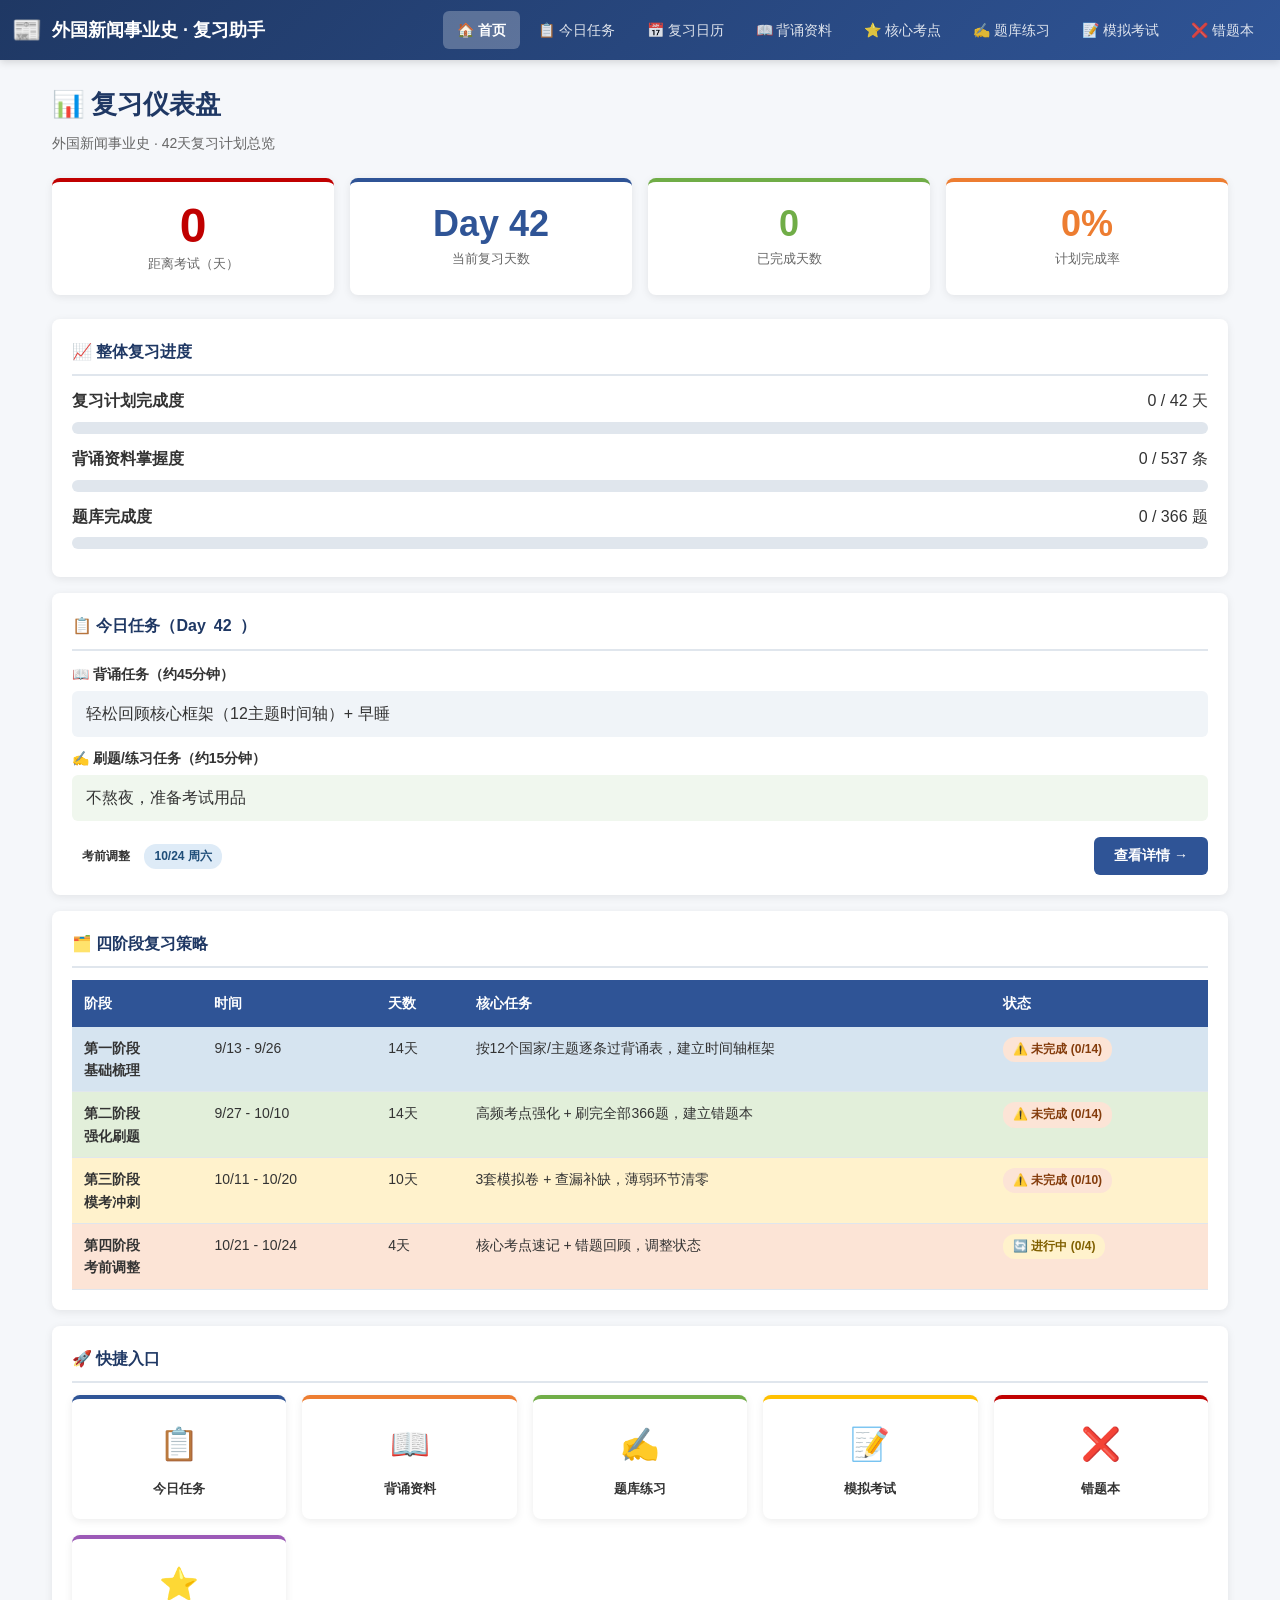
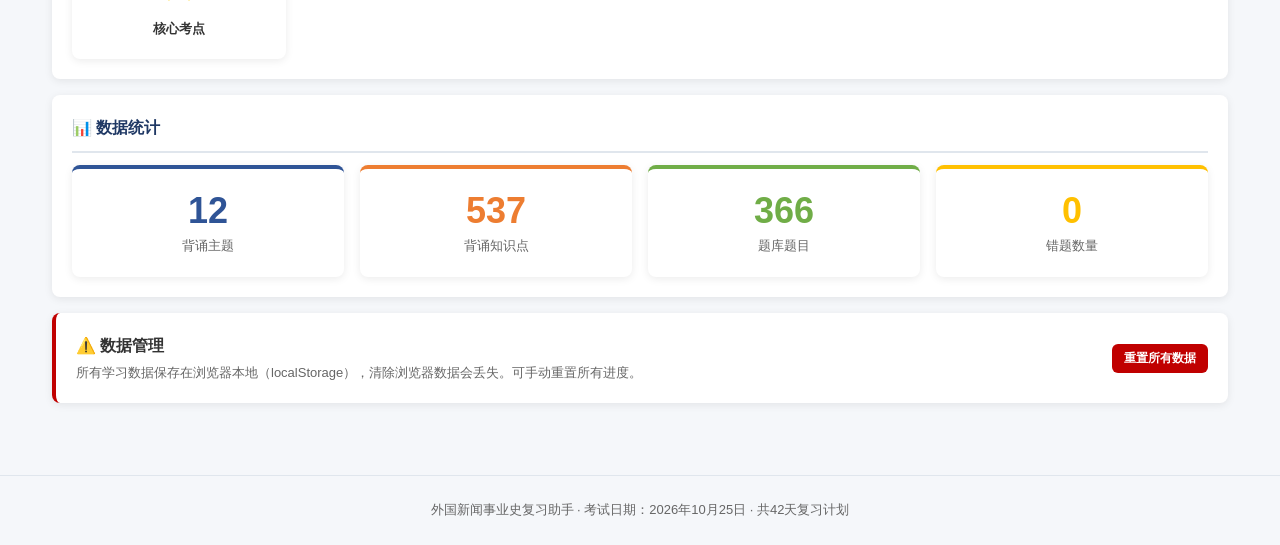
<file: index.html>
<!DOCTYPE html>
<html lang="zh-CN">
<head>
  <meta charset="UTF-8">
  <meta name="viewport" content="width=device-width, initial-scale=1.0">
  <meta name="apple-mobile-web-app-capable" content="yes">
  <meta name="apple-mobile-web-app-status-bar-style" content="black-translucent">
  <meta name="apple-mobile-web-app-title" content="新闻史复习">
  <meta name="mobile-web-app-capable" content="yes">
  <meta name="theme-color" content="#1F3864">
  <meta name="format-detection" content="telephone=no">
  <title>首页 - 外国新闻事业史复习助手</title>
  <link rel="stylesheet" href="css/style.css">
</head>
<body data-page="index">
<div id="navbar-placeholder"></div>

<div class="container">
  <!-- 页面标题 -->
  <div class="page-header">
    <h1 class="page-title">📊 复习仪表盘</h1>
    <p class="page-subtitle">外国新闻事业史 · 42天复习计划总览</p>
  </div>

  <!-- 倒计时 + 今日任务 -->
  <div class="stats-grid">
    <div class="stat-card danger">
      <div class="countdown-number" id="days-left">--</div>
      <div class="stat-label">距离考试（天）</div>
    </div>
    <div class="stat-card">
      <div class="stat-number" id="current-day">--</div>
      <div class="stat-label">当前复习天数</div>
    </div>
    <div class="stat-card success">
      <div class="stat-number" id="completed-days">0</div>
      <div class="stat-label">已完成天数</div>
    </div>
    <div class="stat-card accent">
      <div class="stat-number" id="completion-rate">0%</div>
      <div class="stat-label">计划完成率</div>
    </div>
  </div>

  <!-- 整体进度 -->
  <div class="card">
    <div class="card-title">📈 整体复习进度</div>
    <div style="margin-bottom: 12px;">
      <div class="flex-between mb-8">
        <span class="font-bold">复习计划完成度</span>
        <span id="plan-progress-text">0 / 42 天</span>
      </div>
      <div class="progress-bar"><div class="progress-fill" id="plan-progress-bar" style="width: 0%"></div></div>
    </div>
    <div style="margin-bottom: 12px;">
      <div class="flex-between mb-8">
        <span class="font-bold">背诵资料掌握度</span>
        <span id="material-progress-text">0 / 537 条</span>
      </div>
      <div class="progress-bar"><div class="progress-fill success" id="material-progress-bar" style="width: 0%"></div></div>
    </div>
    <div>
      <div class="flex-between mb-8">
        <span class="font-bold">题库完成度</span>
        <span id="quiz-progress-text">0 / 366 题</span>
      </div>
      <div class="progress-bar"><div class="progress-fill warning" id="quiz-progress-bar" style="width: 0%"></div></div>
    </div>
  </div>

  <!-- 今日任务卡片 -->
  <div class="card" id="today-card">
    <div class="card-title">📋 今日任务（Day <span id="today-day-num"></span>）</div>
    <div id="today-content"></div>
    <div class="mt-16 flex-between">
      <div>
        <span class="badge" id="today-phase-badge"></span>
        <span class="badge badge-info" id="today-date-badge"></span>
      </div>
      <button class="btn btn-primary" onclick="goToday()">查看详情 →</button>
    </div>
  </div>

  <!-- 四阶段概览 -->
  <div class="card">
    <div class="card-title">🗂️ 四阶段复习策略</div>
    <div class="table-wrapper">
      <table class="data-table">
        <thead>
          <tr><th>阶段</th><th>时间</th><th>天数</th><th>核心任务</th><th>状态</th></tr>
        </thead>
        <tbody>
          <tr class="phase1">
            <td><strong>第一阶段<br>基础梳理</strong></td>
            <td>9/13 - 9/26</td>
            <td>14天</td>
            <td>按12个国家/主题逐条过背诵表，建立时间轴框架</td>
            <td id="phase1-status">-</td>
          </tr>
          <tr class="phase2">
            <td><strong>第二阶段<br>强化刷题</strong></td>
            <td>9/27 - 10/10</td>
            <td>14天</td>
            <td>高频考点强化 + 刷完全部366题，建立错题本</td>
            <td id="phase2-status">-</td>
          </tr>
          <tr class="phase3">
            <td><strong>第三阶段<br>模考冲刺</strong></td>
            <td>10/11 - 10/20</td>
            <td>10天</td>
            <td>3套模拟卷 + 查漏补缺，薄弱环节清零</td>
            <td id="phase3-status">-</td>
          </tr>
          <tr class="phase4">
            <td><strong>第四阶段<br>考前调整</strong></td>
            <td>10/21 - 10/24</td>
            <td>4天</td>
            <td>核心考点速记 + 错题回顾，调整状态</td>
            <td id="phase4-status">-</td>
          </tr>
        </tbody>
      </table>
    </div>
  </div>

  <!-- 快捷入口 -->
  <div class="card">
    <div class="card-title">🚀 快捷入口</div>
    <div class="stats-grid" style="margin-bottom: 0;">
      <a href="today.html" class="stat-card" style="text-decoration: none; color: inherit;">
        <div style="font-size: 32px;">📋</div>
        <div class="stat-label" style="font-weight: 600; color: var(--text); margin-top: 8px;">今日任务</div>
      </a>
      <a href="materials.html" class="stat-card accent" style="text-decoration: none; color: inherit;">
        <div style="font-size: 32px;">📖</div>
        <div class="stat-label" style="font-weight: 600; color: var(--text); margin-top: 8px;">背诵资料</div>
      </a>
      <a href="quiz.html" class="stat-card success" style="text-decoration: none; color: inherit;">
        <div style="font-size: 32px;">✍️</div>
        <div class="stat-label" style="font-weight: 600; color: var(--text); margin-top: 8px;">题库练习</div>
      </a>
      <a href="exam.html" class="stat-card warning" style="text-decoration: none; color: inherit;">
        <div style="font-size: 32px;">📝</div>
        <div class="stat-label" style="font-weight: 600; color: var(--text); margin-top: 8px;">模拟考试</div>
      </a>
      <a href="mistakes.html" class="stat-card danger" style="text-decoration: none; color: inherit;">
        <div style="font-size: 32px;">❌</div>
        <div class="stat-label" style="font-weight: 600; color: var(--text); margin-top: 8px;">错题本</div>
      </a>
      <a href="keypoints.html" class="stat-card" style="text-decoration: none; color: inherit; border-top-color: #9B59B6;">
        <div style="font-size: 32px;">⭐</div>
        <div class="stat-label" style="font-weight: 600; color: var(--text); margin-top: 8px;">核心考点</div>
      </a>
    </div>
  </div>

  <!-- 数据统计 -->
  <div class="card">
    <div class="card-title">📊 数据统计</div>
    <div class="stats-grid" style="margin-bottom: 0;">
      <div class="stat-card">
        <div class="stat-number">12</div>
        <div class="stat-label">背诵主题</div>
      </div>
      <div class="stat-card accent">
        <div class="stat-number">537</div>
        <div class="stat-label">背诵知识点</div>
      </div>
      <div class="stat-card success">
        <div class="stat-number">366</div>
        <div class="stat-label">题库题目</div>
      </div>
      <div class="stat-card warning">
        <div class="stat-number" id="mistake-count">0</div>
        <div class="stat-label">错题数量</div>
      </div>
    </div>
  </div>

  <!-- 重置数据 -->
  <div class="card" style="border-left: 4px solid var(--danger);">
    <div class="flex-between">
      <div>
        <strong>⚠️ 数据管理</strong>
        <p style="color: var(--text-light); font-size: 13px; margin-top: 4px;">所有学习数据保存在浏览器本地（localStorage），清除浏览器数据会丢失。可手动重置所有进度。</p>
      </div>
      <button class="btn btn-danger btn-sm" onclick="resetAllData()">重置所有数据</button>
    </div>
  </div>
</div>

<div id="footer-placeholder"></div>

<script src="js/data.js"></script>
<script src="js/app.js"></script>
<script>
function goToday() { window.location.href = 'today.html'; }

function resetAllData() {
  if (Utils.confirm('确定要重置所有学习数据吗？此操作不可恢复！')) {
    Store.resetAll();
    Utils.showToast('所有数据已重置', 'success');
    setTimeout(() => location.reload(), 1000);
  }
}

function renderDashboard() {
  // 倒计时
  const daysLeft = Utils.daysUntilExam();
  document.getElementById('days-left').textContent = daysLeft > 0 ? daysLeft : 0;

  // 当前天数
  const currentDay = Utils.getCurrentDay();
  document.getElementById('current-day').textContent = 'Day ' + currentDay;

  // 已完成天数
  const progress = Store.getPlanProgress();
  const completedDays = Object.values(progress).filter(v => v).length;
  document.getElementById('completed-days').textContent = completedDays;

  // 完成率
  const rate = Math.round(completedDays / 42 * 100);
  document.getElementById('completion-rate').textContent = rate + '%';

  // 计划进度条
  document.getElementById('plan-progress-text').textContent = completedDays + ' / 42 天';
  document.getElementById('plan-progress-bar').style.width = rate + '%';

  // 背诵资料掌握度
  const mastered = Store.getMasteredMaterials();
  const masteredCount = Object.values(mastered).filter(v => v).length;
  document.getElementById('material-progress-text').textContent = masteredCount + ' / 537 条';
  document.getElementById('material-progress-bar').style.width = Math.round(masteredCount / 537 * 100) + '%';

  // 题库完成度
  const records = Store.getQuizRecords();
  const quizDone = Object.keys(records).length;
  document.getElementById('quiz-progress-text').textContent = quizDone + ' / 366 题';
  document.getElementById('quiz-progress-bar').style.width = Math.round(quizDone / 366 * 100) + '%';

  // 错题数量
  document.getElementById('mistake-count').textContent = Store.getMistakes().length;

  // 今日任务
  const todayPlan = APP_DATA.plan[currentDay - 1];
  if (todayPlan) {
    document.getElementById('today-day-num').textContent = currentDay;
    document.getElementById('today-date-badge').textContent = todayPlan.date + ' ' + todayPlan.weekday;
    const phaseBadge = document.getElementById('today-phase-badge');
    phaseBadge.textContent = todayPlan.phase;
    phaseBadge.className = 'badge badge-' + (PHASE_CLASS[todayPlan.phase] ? PHASE_CLASS[todayPlan.phase].replace('phase','') : 'primary');

    const isCompleted = Store.isDayCompleted(currentDay);
    document.getElementById('today-content').innerHTML = `
      <div style="margin-bottom: 10px;">
        <div class="form-label">📖 背诵任务（约45分钟）</div>
        <div style="padding: 10px 14px; background: #F0F4F8; border-radius: 6px;">${todayPlan.recite}</div>
      </div>
      <div>
        <div class="form-label">✍️ 刷题/练习任务（约15分钟）</div>
        <div style="padding: 10px 14px; background: #F0F7EE; border-radius: 6px;">${todayPlan.practice}</div>
      </div>
      ${isCompleted ? '<div style="margin-top: 12px;"><span class="badge badge-success">✅ 今日任务已完成</span></div>' : ''}
    `;
  }

  // 阶段状态
  const phaseRanges = [[1,14],[15,28],[29,38],[39,42]];
  phaseRanges.forEach((range, i) => {
    let done = 0, total = range[1] - range[0] + 1;
    for (let d = range[0]; d <= range[1]; d++) {
      if (Store.isDayCompleted(d)) done++;
    }
    const el = document.getElementById('phase' + (i+1) + '-status');
    if (done === total) {
      el.innerHTML = '<span class="badge badge-success">✅ 已完成</span>';
    } else if (currentDay >= range[0] && currentDay <= range[1]) {
      el.innerHTML = `<span class="badge badge-warning">🔄 进行中 (${done}/${total})</span>`;
    } else if (currentDay < range[0]) {
      el.innerHTML = '<span class="badge badge-info">⏳ 未开始</span>';
    } else {
      el.innerHTML = `<span class="badge badge-danger">⚠️ 未完成 (${done}/${total})</span>`;
    }
  });
}

document.addEventListener('DOMContentLoaded', renderDashboard);
</script>
</body>
</html>
</file>
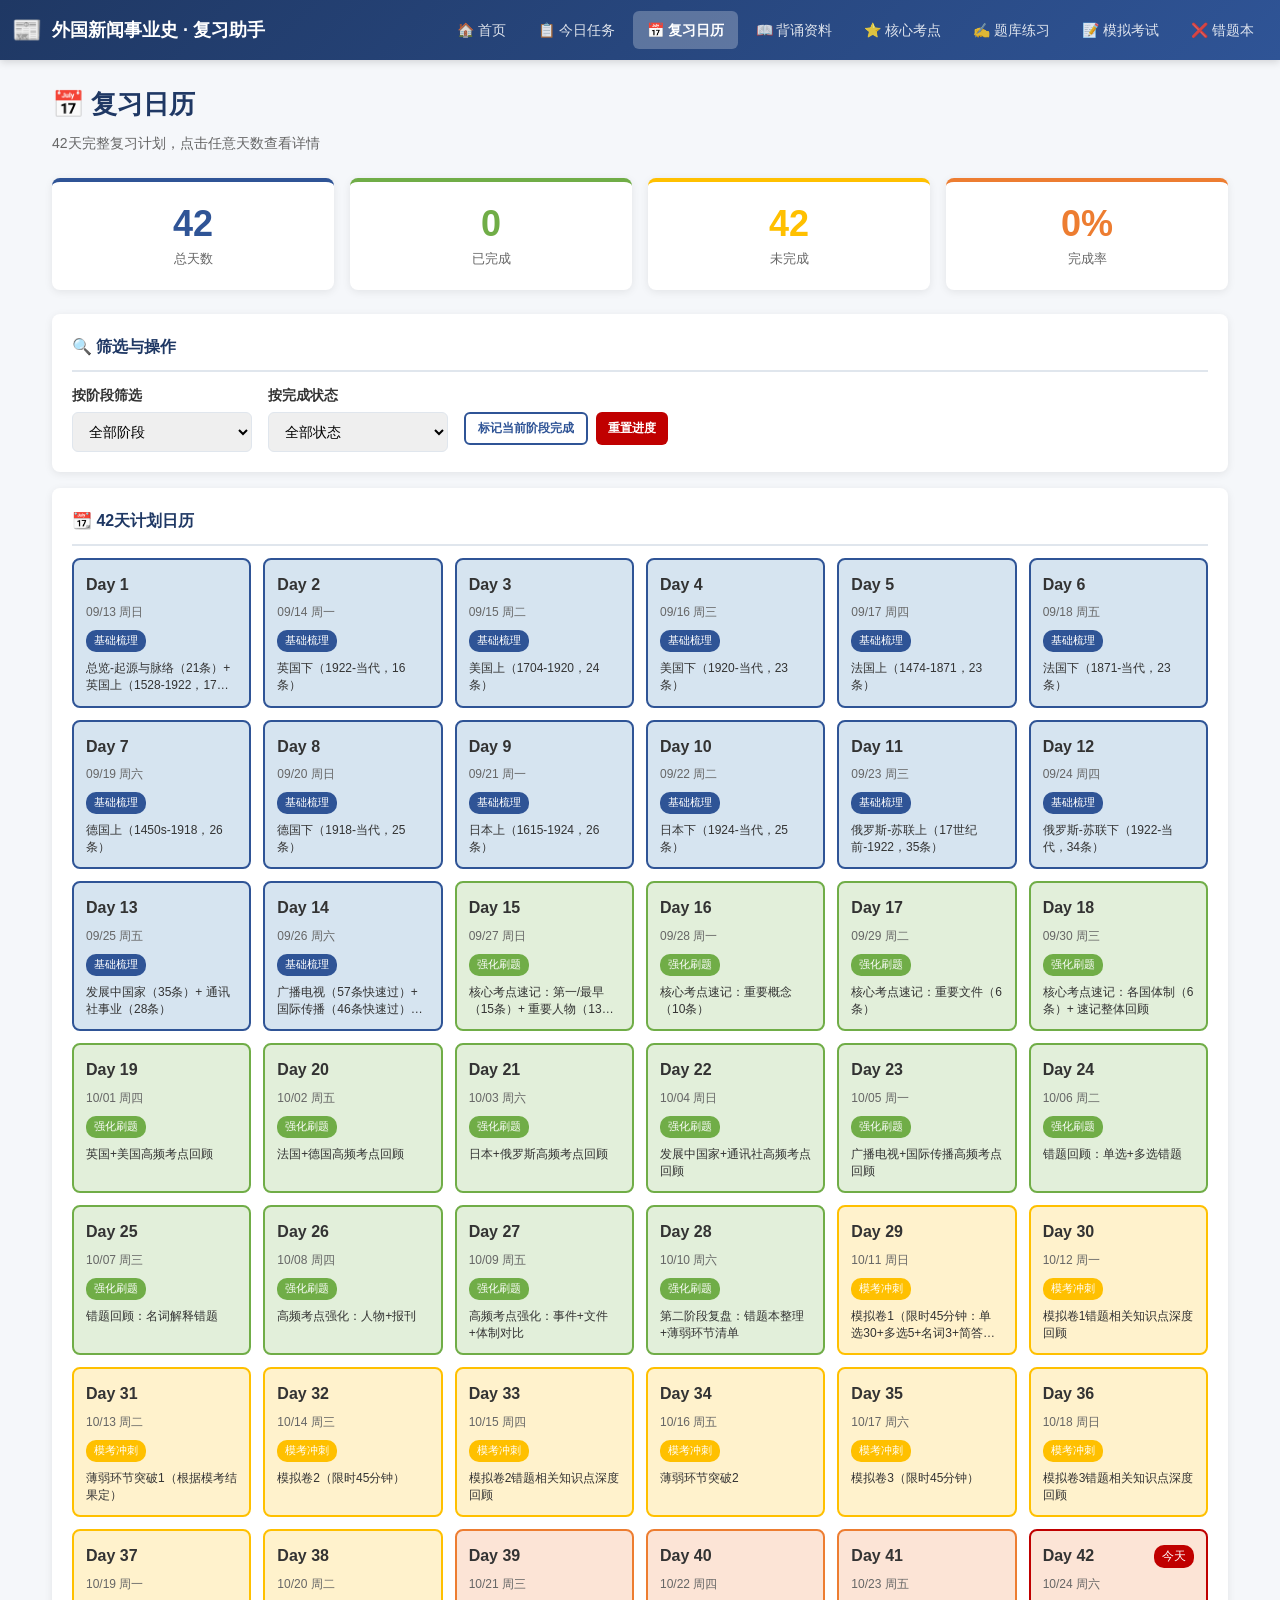
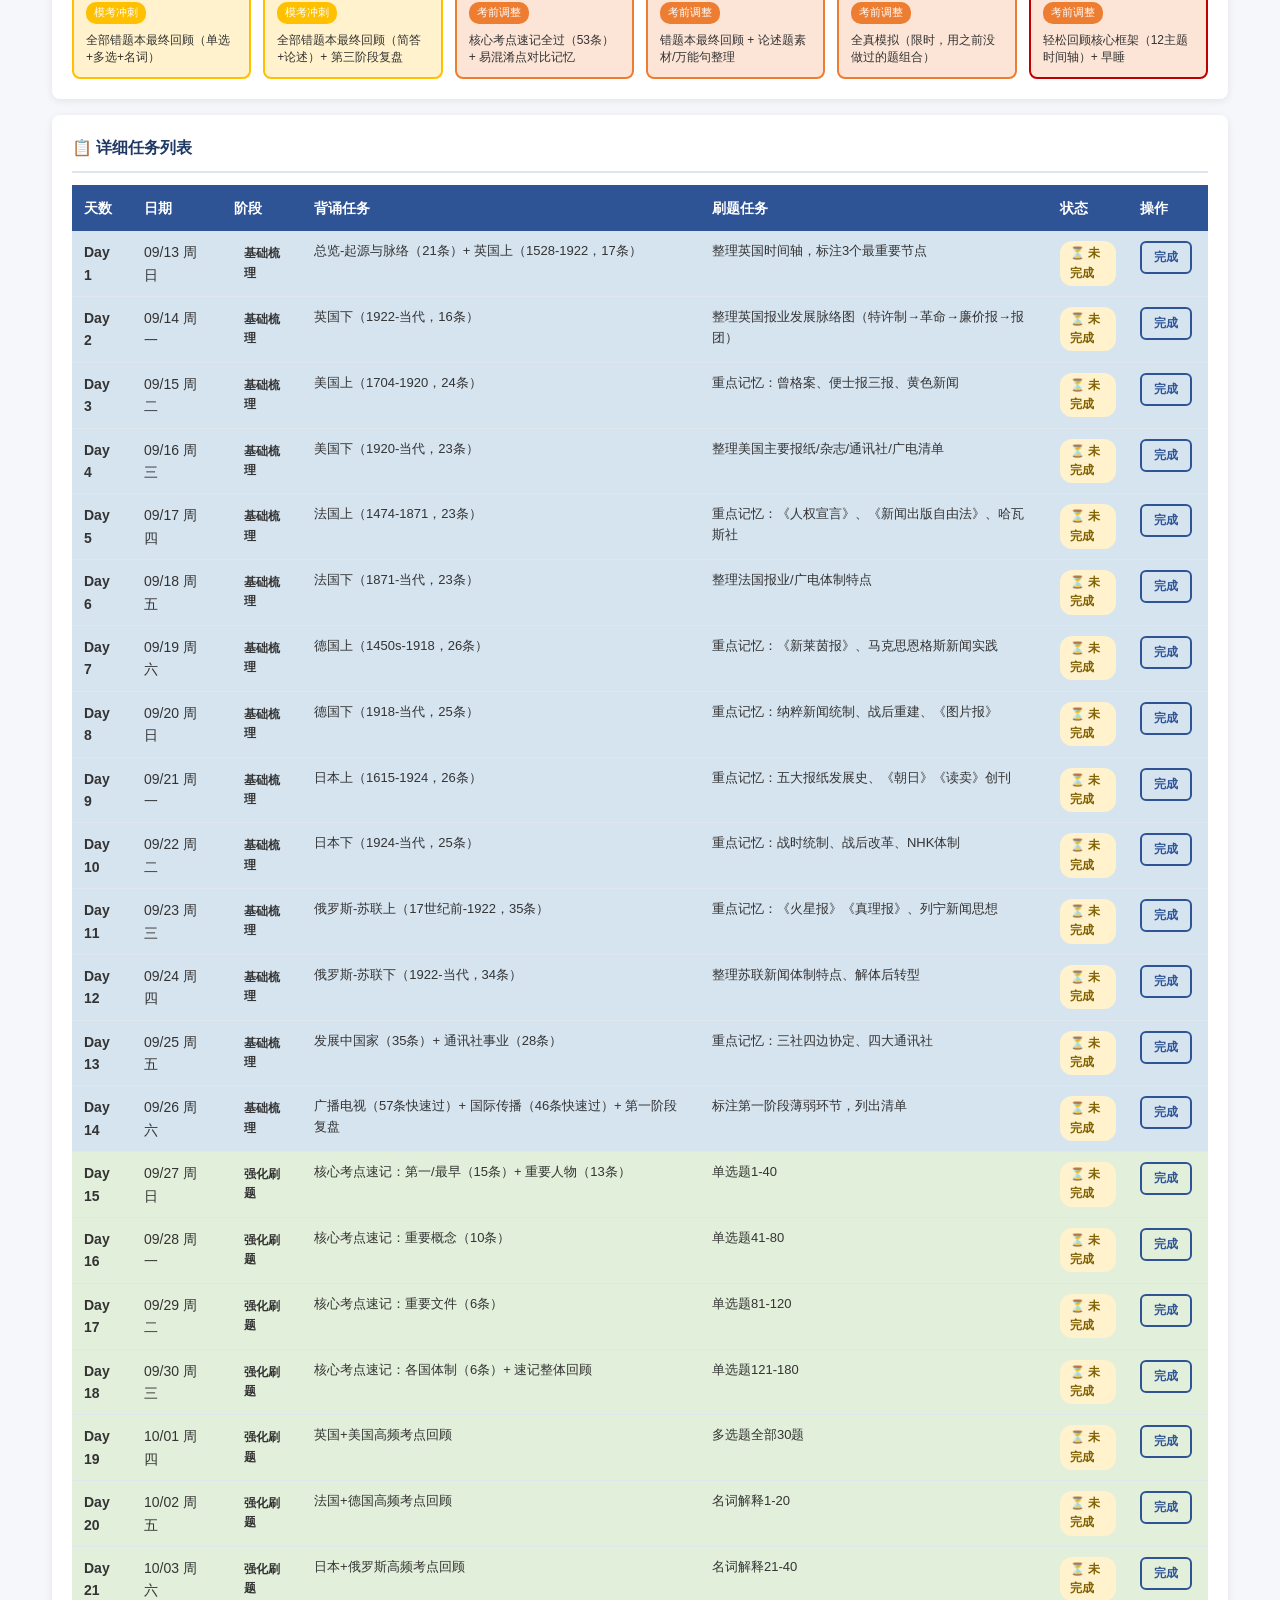
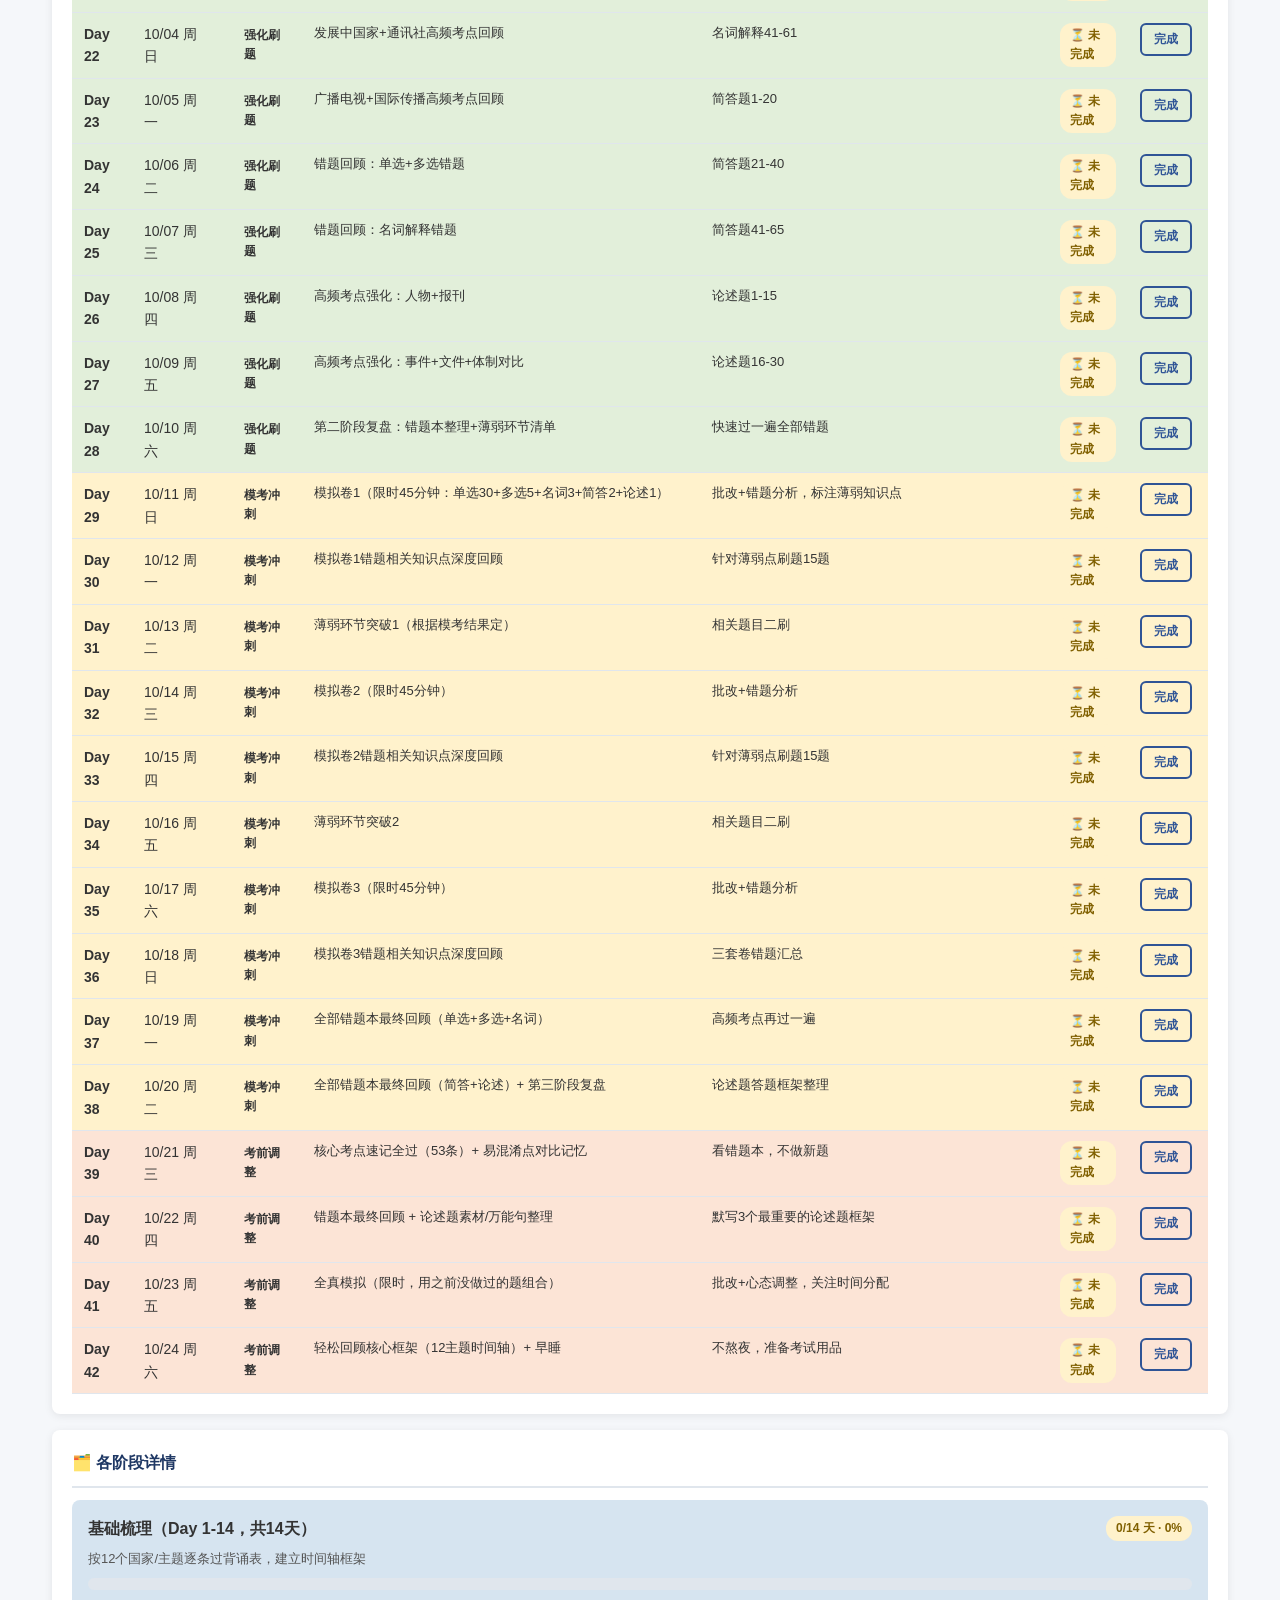
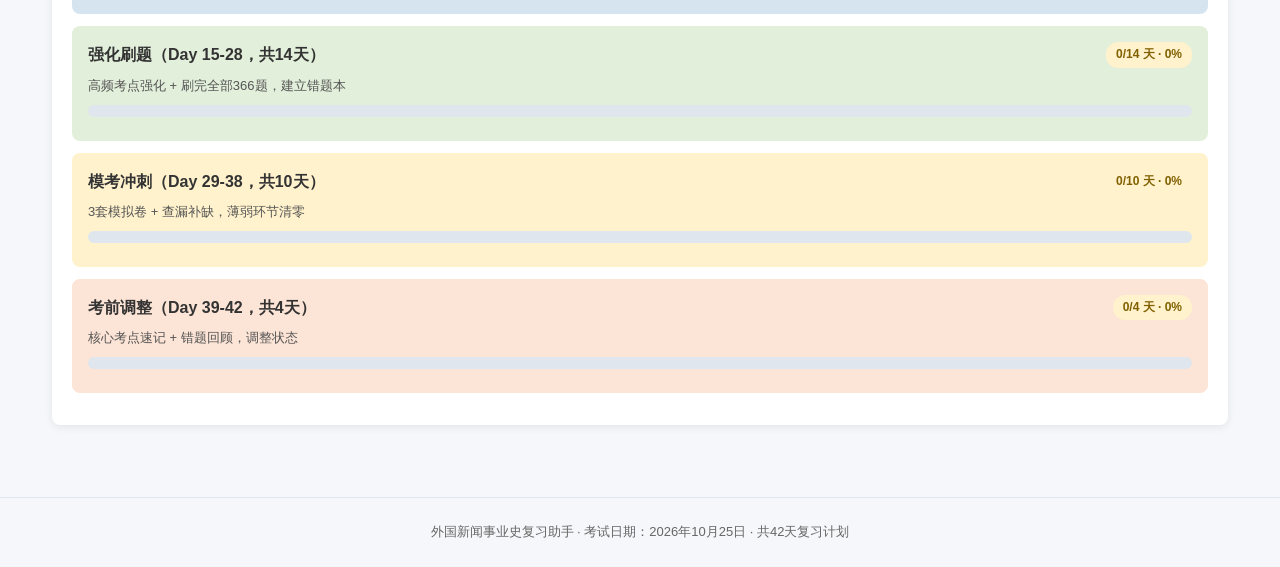
<file: calendar.html>
<!DOCTYPE html>
<html lang="zh-CN">
<head>
  <meta charset="UTF-8">
  <meta name="viewport" content="width=device-width, initial-scale=1.0">
  <meta name="apple-mobile-web-app-capable" content="yes">
  <meta name="apple-mobile-web-app-status-bar-style" content="black-translucent">
  <meta name="apple-mobile-web-app-title" content="新闻史复习">
  <meta name="mobile-web-app-capable" content="yes">
  <meta name="theme-color" content="#1F3864">
  <meta name="format-detection" content="telephone=no">
  <title>复习日历 - 外国新闻事业史复习助手</title>
  <link rel="stylesheet" href="css/style.css">
</head>
<body data-page="calendar">
<div id="navbar-placeholder"></div>

<div class="container">
  <div class="page-header">
    <h1 class="page-title">📅 复习日历</h1>
    <p class="page-subtitle">42天完整复习计划，点击任意天数查看详情</p>
  </div>

  <!-- 统计概览 -->
  <div class="stats-grid">
    <div class="stat-card">
      <div class="stat-number">42</div>
      <div class="stat-label">总天数</div>
    </div>
    <div class="stat-card success">
      <div class="stat-number" id="stat-done">0</div>
      <div class="stat-label">已完成</div>
    </div>
    <div class="stat-card warning">
      <div class="stat-number" id="stat-pending">42</div>
      <div class="stat-label">未完成</div>
    </div>
    <div class="stat-card accent">
      <div class="stat-number" id="stat-rate">0%</div>
      <div class="stat-label">完成率</div>
    </div>
  </div>

  <!-- 筛选 -->
  <div class="card">
    <div class="card-title">🔍 筛选与操作</div>
    <div class="flex gap-16 flex-wrap">
      <div class="form-group" style="margin-bottom: 0; min-width: 180px;">
        <label class="form-label">按阶段筛选</label>
        <select class="form-select" id="phase-filter" onchange="renderCalendar()">
          <option value="all">全部阶段</option>
          <option value="基础梳理">第一阶段：基础梳理</option>
          <option value="强化刷题">第二阶段：强化刷题</option>
          <option value="模考冲刺">第三阶段：模考冲刺</option>
          <option value="考前调整">第四阶段：考前调整</option>
        </select>
      </div>
      <div class="form-group" style="margin-bottom: 0; min-width: 180px;">
        <label class="form-label">按完成状态</label>
        <select class="form-select" id="status-filter" onchange="renderCalendar()">
          <option value="all">全部状态</option>
          <option value="completed">已完成</option>
          <option value="pending">未完成</option>
        </select>
      </div>
      <div class="form-group" style="margin-bottom: 0;">
        <label class="form-label">&nbsp;</label>
        <div class="btn-group">
          <button class="btn btn-outline btn-sm" onclick="markPhaseComplete()">标记当前阶段完成</button>
          <button class="btn btn-danger btn-sm" onclick="resetProgress()">重置进度</button>
        </div>
      </div>
    </div>
  </div>

  <!-- 日历视图 -->
  <div class="card">
    <div class="card-title">📆 42天计划日历</div>
    <div id="calendar-grid" style="display: grid; grid-template-columns: repeat(auto-fill, minmax(160px, 1fr)); gap: 12px;"></div>
  </div>

  <!-- 详细列表 -->
  <div class="card">
    <div class="card-title">📋 详细任务列表</div>
    <div class="table-wrapper">
      <table class="data-table" id="plan-table">
        <thead>
          <tr>
            <th style="width: 60px;">天数</th>
            <th style="width: 90px;">日期</th>
            <th style="width: 80px;">阶段</th>
            <th>背诵任务</th>
            <th>刷题任务</th>
            <th style="width: 80px;">状态</th>
            <th style="width: 80px;">操作</th>
          </tr>
        </thead>
        <tbody id="plan-tbody"></tbody>
      </table>
    </div>
  </div>

  <!-- 阶段详情 -->
  <div class="card">
    <div class="card-title">🗂️ 各阶段详情</div>
    <div id="phase-details"></div>
  </div>
</div>

<div id="footer-placeholder"></div>

<script src="js/data.js"></script>
<script src="js/app.js"></script>
<script>
function updateStats() {
  const progress = Store.getPlanProgress();
  const done = Object.values(progress).filter(v => v).length;
  document.getElementById('stat-done').textContent = done;
  document.getElementById('stat-pending').textContent = 42 - done;
  document.getElementById('stat-rate').textContent = Math.round(done / 42 * 100) + '%';
}

function renderCalendar() {
  const phaseFilter = document.getElementById('phase-filter').value;
  const statusFilter = document.getElementById('status-filter').value;
  const grid = document.getElementById('calendar-grid');
  grid.innerHTML = '';

  const currentDay = Utils.getCurrentDay();

  APP_DATA.plan.forEach((plan, idx) => {
    const day = idx + 1;
    const isCompleted = Store.isDayCompleted(day);
    const isToday = day === currentDay;

    // 筛选
    if (phaseFilter !== 'all' && plan.phase !== phaseFilter) return;
    if (statusFilter === 'completed' && !isCompleted) return;
    if (statusFilter === 'pending' && isCompleted) return;

    const phaseColors = {
      '基础梳理': { bg: '#D6E4F0', border: '#2F5496' },
      '强化刷题': { bg: '#E2EFDA', border: '#70AD47' },
      '模考冲刺': { bg: '#FFF2CC', border: '#FFC000' },
      '考前调整': { bg: '#FCE4D6', border: '#ED7D31' }
    };
    const colors = phaseColors[plan.phase] || phaseColors['基础梳理'];

    const card = document.createElement('div');
    card.style.cssText = `
      background: ${isCompleted ? '#E8F5E9' : colors.bg};
      border: 2px solid ${isToday ? '#C00000' : isCompleted ? '#70AD47' : colors.border};
      border-radius: 8px; padding: 12px; cursor: pointer;
      transition: all 0.2s; position: relative;
    `;
    card.onmouseover = () => card.style.transform = 'translateY(-2px)';
    card.onmouseout = () => card.style.transform = 'translateY(0)';
    card.onclick = () => window.location.href = 'today.html?day=' + day;

    card.innerHTML = `
      <div style="display: flex; justify-content: space-between; align-items: center; margin-bottom: 6px;">
        <strong style="font-size: 16px;">Day ${day}</strong>
        ${isCompleted ? '<span style="font-size: 18px;">✅</span>' : isToday ? '<span style="font-size: 12px; background: #C00000; color: white; padding: 2px 8px; border-radius: 10px;">今天</span>' : ''}
      </div>
      <div style="font-size: 12px; color: #666; margin-bottom: 4px;">${plan.date} ${plan.weekday}</div>
      <div style="font-size: 11px; display: inline-block; padding: 2px 8px; border-radius: 10px; background: ${colors.border}; color: white; margin-bottom: 8px;">${plan.phase}</div>
      <div style="font-size: 12px; color: #333; line-height: 1.4; display: -webkit-box; -webkit-line-clamp: 2; -webkit-box-orient: vertical; overflow: hidden;">${plan.recite}</div>
    `;
    grid.appendChild(card);
  });

  renderTable();
  renderPhaseDetails();
  updateStats();
}

function renderTable() {
  const phaseFilter = document.getElementById('phase-filter').value;
  const statusFilter = document.getElementById('status-filter').value;
  const tbody = document.getElementById('plan-tbody');
  tbody.innerHTML = '';

  APP_DATA.plan.forEach((plan, idx) => {
    const day = idx + 1;
    const isCompleted = Store.isDayCompleted(day);

    if (phaseFilter !== 'all' && plan.phase !== phaseFilter) return;
    if (statusFilter === 'completed' && !isCompleted) return;
    if (statusFilter === 'pending' && isCompleted) return;

    const phaseClass = PHASE_CLASS[plan.phase] || '';
    const tr = document.createElement('tr');
    tr.className = phaseClass + (isCompleted ? ' completed' : '');
    tr.innerHTML = `
      <td><strong>Day ${day}</strong></td>
      <td>${plan.date} ${plan.weekday}</td>
      <td><span class="badge badge-${phaseClass.replace('phase','')}">${plan.phase}</span></td>
      <td style="font-size: 13px;">${plan.recite}</td>
      <td style="font-size: 13px;">${plan.practice}</td>
      <td>${isCompleted ? '<span class="badge badge-success">✅ 已完成</span>' : '<span class="badge badge-warning">⏳ 未完成</span>'}</td>
      <td>
        <button class="btn btn-outline btn-sm" onclick="toggleDay(${day})">${isCompleted ? '取消' : '完成'}</button>
      </td>
    `;
    tbody.appendChild(tr);
  });
}

function renderPhaseDetails() {
  const phases = [
    { name: '基础梳理', range: [1, 14], desc: '按12个国家/主题逐条过背诵表，建立时间轴框架', color: '#D6E4F0' },
    { name: '强化刷题', range: [15, 28], desc: '高频考点强化 + 刷完全部366题，建立错题本', color: '#E2EFDA' },
    { name: '模考冲刺', range: [29, 38], desc: '3套模拟卷 + 查漏补缺，薄弱环节清零', color: '#FFF2CC' },
    { name: '考前调整', range: [39, 42], desc: '核心考点速记 + 错题回顾，调整状态', color: '#FCE4D6' }
  ];

  const container = document.getElementById('phase-details');
  container.innerHTML = '';

  phases.forEach(phase => {
    let done = 0;
    for (let d = phase.range[0]; d <= phase.range[1]; d++) {
      if (Store.isDayCompleted(d)) done++;
    }
    const total = phase.range[1] - phase.range[0] + 1;
    const rate = Math.round(done / total * 100);

    const div = document.createElement('div');
    div.style.cssText = `background: ${phase.color}; border-radius: 8px; padding: 16px; margin-bottom: 12px;`;
    div.innerHTML = `
      <div class="flex-between mb-8">
        <strong>${phase.name}（Day ${phase.range[0]}-${phase.range[1]}，共${total}天）</strong>
        <span class="badge ${rate === 100 ? 'badge-success' : 'badge-warning'}">${done}/${total} 天 · ${rate}%</span>
      </div>
      <p style="font-size: 13px; color: #555; margin-bottom: 8px;">${phase.desc}</p>
      <div class="progress-bar"><div class="progress-fill" style="width: ${rate}%"></div></div>
    `;
    container.appendChild(div);
  });
}

function toggleDay(day) {
  const isCompleted = Store.isDayCompleted(day);
  Store.setDayCompleted(day, !isCompleted);
  renderCalendar();
  Utils.showToast(isCompleted ? '已取消完成标记' : '🎉 Day ' + day + ' 已完成！', isCompleted ? 'info' : 'success');
}

function markPhaseComplete() {
  const currentDay = Utils.getCurrentDay();
  let range;
  if (currentDay <= 14) range = [1, 14];
  else if (currentDay <= 28) range = [15, 28];
  else if (currentDay <= 38) range = [29, 38];
  else range = [39, 42];

  if (Utils.confirm(`确定要将 Day ${range[0]}-${range[1]} 全部标记为已完成吗？`)) {
    for (let d = range[0]; d <= range[1]; d++) {
      Store.setDayCompleted(d, true);
    }
    renderCalendar();
    Utils.showToast('已标记当前阶段全部完成', 'success');
  }
}

function resetProgress() {
  if (Utils.confirm('确定要重置所有复习进度吗？')) {
    Store.remove('plan_progress');
    renderCalendar();
    Utils.showToast('进度已重置', 'success');
  }
}

document.addEventListener('DOMContentLoaded', renderCalendar);
</script>
</body>
</html>
</file>
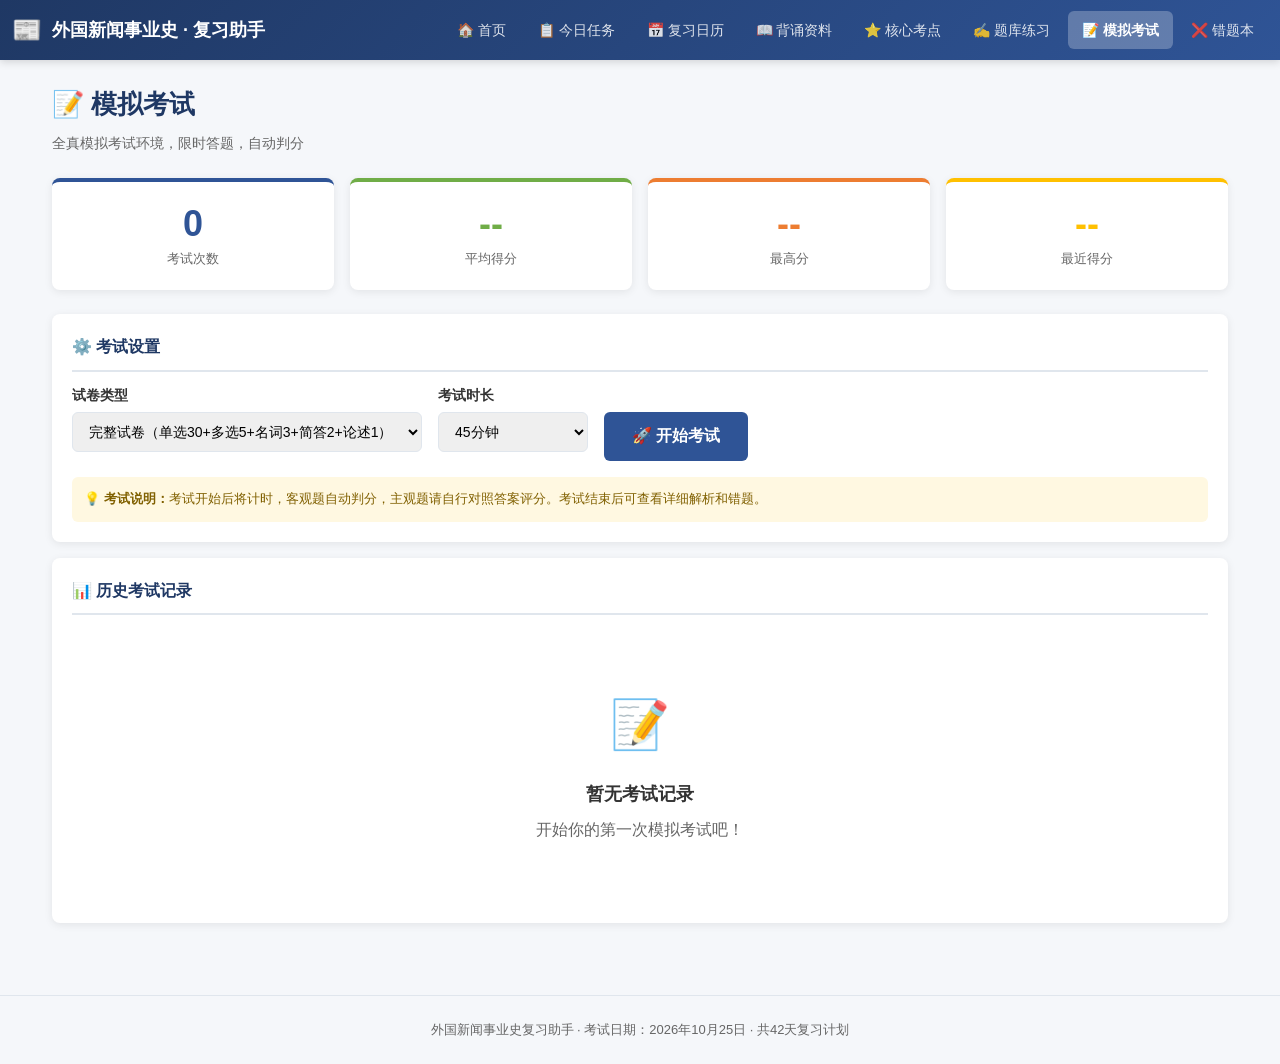
<file: exam.html>
<!DOCTYPE html>
<html lang="zh-CN">
<head>
  <meta charset="UTF-8">
  <meta name="viewport" content="width=device-width, initial-scale=1.0">
  <meta name="apple-mobile-web-app-capable" content="yes">
  <meta name="apple-mobile-web-app-status-bar-style" content="black-translucent">
  <meta name="apple-mobile-web-app-title" content="新闻史复习">
  <meta name="mobile-web-app-capable" content="yes">
  <meta name="theme-color" content="#1F3864">
  <meta name="format-detection" content="telephone=no">
  <title>模拟考试 - 外国新闻事业史复习助手</title>
  <link rel="stylesheet" href="css/style.css">
</head>
<body data-page="exam">
<div id="navbar-placeholder"></div>

<div class="container">
  <div class="page-header">
    <h1 class="page-title">📝 模拟考试</h1>
    <p class="page-subtitle">全真模拟考试环境，限时答题，自动判分</p>
  </div>

  <!-- 考试记录统计 -->
  <div class="stats-grid">
    <div class="stat-card">
      <div class="stat-number" id="exam-count">0</div>
      <div class="stat-label">考试次数</div>
    </div>
    <div class="stat-card success">
      <div class="stat-number" id="avg-score">--</div>
      <div class="stat-label">平均得分</div>
    </div>
    <div class="stat-card accent">
      <div class="stat-number" id="best-score">--</div>
      <div class="stat-label">最高分</div>
    </div>
    <div class="stat-card warning">
      <div class="stat-number" id="last-score">--</div>
      <div class="stat-label">最近得分</div>
    </div>
  </div>

  <!-- 考试设置 -->
  <div class="card" id="exam-setup">
    <div class="card-title">⚙️ 考试设置</div>
    <div class="flex gap-16 flex-wrap">
      <div class="form-group" style="margin-bottom: 0; min-width: 180px;">
        <label class="form-label">试卷类型</label>
        <select class="form-select" id="exam-type">
          <option value="full">完整试卷（单选30+多选5+名词3+简答2+论述1）</option>
          <option value="quick">快速测验（单选20+多选5）</option>
          <option value="objective">客观题专练（单选40+多选10）</option>
          <option value="subjective">主观题专练（名词5+简答3+论述2）</option>
          <option value="random">随机组卷（40题）</option>
        </select>
      </div>
      <div class="form-group" style="margin-bottom: 0; min-width: 150px;">
        <label class="form-label">考试时长</label>
        <select class="form-select" id="exam-duration">
          <option value="30">30分钟</option>
          <option value="45" selected>45分钟</option>
          <option value="60">60分钟</option>
          <option value="90">90分钟</option>
          <option value="0">不限时</option>
        </select>
      </div>
      <div class="form-group" style="margin-bottom: 0;">
        <label class="form-label">&nbsp;</label>
        <button class="btn btn-primary btn-lg" onclick="startExam()">🚀 开始考试</button>
      </div>
    </div>
    <div class="mt-16" style="padding: 12px; background: #FFF8E1; border-radius: 6px; font-size: 13px; color: #806000;">
      💡 <strong>考试说明：</strong>考试开始后将计时，客观题自动判分，主观题请自行对照答案评分。考试结束后可查看详细解析和错题。
    </div>
  </div>

  <!-- 考试进行中 -->
  <div id="exam-running" style="display: none;">
    <!-- 考试头部 -->
    <div class="card" style="position: sticky; top: 70px; z-index: 50;">
      <div class="flex-between">
        <div>
          <span class="badge badge-primary" id="exam-title-badge"></span>
          <span class="badge badge-info ml-8" id="exam-progress-badge"></span>
        </div>
        <div class="flex gap-16 items-center">
          <div style="text-align: center;">
            <div style="font-size: 24px; font-weight: 800; color: var(--danger);" id="timer">45:00</div>
            <div style="font-size: 11px; color: var(--text-light);">剩余时间</div>
          </div>
          <button class="btn btn-success" onclick="submitExam()">✅ 交卷</button>
        </div>
      </div>
      <div class="progress-bar mt-8"><div class="progress-fill" id="exam-progress" style="width: 0%"></div></div>
    </div>

    <!-- 题目区域 -->
    <div id="exam-questions"></div>

    <!-- 答题卡 -->
    <div class="card" style="position: sticky; bottom: 20px;">
      <div class="card-title">📋 答题卡</div>
      <div id="answer-sheet" style="display: flex; flex-wrap: wrap; gap: 8px;"></div>
      <div class="mt-16 text-center">
        <button class="btn btn-success btn-lg" onclick="submitExam()">✅ 提交试卷</button>
      </div>
    </div>
  </div>

  <!-- 考试结果 -->
  <div id="exam-result" style="display: none;">
    <div class="card text-center" style="padding: 40px;">
      <div id="result-emoji" style="font-size: 64px; margin-bottom: 16px;">🎉</div>
      <h2 style="color: var(--primary-dark); margin-bottom: 8px;">考试完成！</h2>
      <div style="font-size: 48px; font-weight: 800; color: var(--primary); margin: 16px 0;" id="result-score">0 分</div>
      <div id="result-message" style="font-size: 16px; color: var(--text-light); margin-bottom: 24px;"></div>

      <div class="stats-grid" style="max-width: 600px; margin: 0 auto 24px;">
        <div class="stat-card">
          <div class="stat-number" id="result-total">0</div>
          <div class="stat-label">总题数</div>
        </div>
        <div class="stat-card success">
          <div class="stat-number" id="result-correct">0</div>
          <div class="stat-label">正确</div>
        </div>
        <div class="stat-card danger">
          <div class="stat-number" id="result-wrong">0</div>
          <div class="stat-label">错误</div>
        </div>
        <div class="stat-card accent">
          <div class="stat-number" id="result-rate">0%</div>
          <div class="stat-label">正确率</div>
        </div>
      </div>

      <div class="btn-group" style="justify-content: center;">
        <button class="btn btn-primary" onclick="startExam()">🔄 再考一次</button>
        <button class="btn btn-outline" onclick="backToSetup()">返回设置</button>
        <a href="mistakes.html" class="btn btn-danger">❌ 查看错题本</a>
      </div>
    </div>

    <!-- 详细解析 -->
    <div class="card">
      <div class="card-title">📝 详细解析</div>
      <div id="result-detail"></div>
    </div>
  </div>

  <!-- 历史记录 -->
  <div class="card" id="history-card">
    <div class="card-title">📊 历史考试记录</div>
    <div id="history-content"></div>
  </div>
</div>

<div id="footer-placeholder"></div>

<script src="js/data.js"></script>
<script src="js/app.js"></script>
<script>
let examQuestions = [];
let examAnswers = {};
let examTimer = null;
let examTimeLeft = 0;
let examTotalTime = 0;

function updateStats() {
  const records = Store.getExamRecords();
  document.getElementById('exam-count').textContent = records.length;
  if (records.length > 0) {
    const scores = records.map(r => r.score);
    document.getElementById('avg-score').textContent = Math.round(scores.reduce((a,b) => a+b, 0) / scores.length);
    document.getElementById('best-score').textContent = Math.max(...scores);
    document.getElementById('last-score').textContent = records[records.length - 1].score;
  }
  renderHistory();
}

function renderHistory() {
  const records = Store.getExamRecords();
  const container = document.getElementById('history-content');

  if (records.length === 0) {
    container.innerHTML = '<div class="empty-state"><div class="icon">📝</div><div class="title">暂无考试记录</div><p>开始你的第一次模拟考试吧！</p></div>';
    return;
  }

  let html = '<div class="table-wrapper"><table class="data-table"><thead><tr><th>序号</th><th>日期</th><th>试卷类型</th><th>得分</th><th>正确率</th><th>用时</th><th>操作</th></tr></thead><tbody>';
  records.slice().reverse().forEach((r, i) => {
    const date = new Date(r.date);
    html += `
      <tr>
        <td>${records.length - i}</td>
        <td>${date.toLocaleString('zh-CN')}</td>
        <td>${r.typeName}</td>
        <td><strong style="color: ${r.score >= 80 ? 'var(--success)' : r.score >= 60 ? 'var(--warning)' : 'var(--danger)'};">${r.score}分</strong></td>
        <td>${r.rate}%</td>
        <td>${r.timeUsed}</td>
        <td><button class="btn btn-outline btn-sm" onclick="viewExamDetail(${r.id})">查看详情</button></td>
      </tr>
    `;
  });
  html += '</tbody></table></div>';
  container.innerHTML = html;
}

function generateExam(type) {
  let questions = [];
  const q = APP_DATA.questions;

  if (type === 'full') {
    questions = [
      ...Utils.sample(q.single, 30).map(x => ({...x, _type: 'single'})),
      ...Utils.sample(q.multiple, 5).map(x => ({...x, _type: 'multiple'})),
      ...Utils.sample(q.term, 3).map(x => ({...x, _type: 'term'})),
      ...Utils.sample(q.short, 2).map(x => ({...x, _type: 'short'})),
      ...Utils.sample(q.essay, 1).map(x => ({...x, _type: 'essay'}))
    ];
  } else if (type === 'quick') {
    questions = [
      ...Utils.sample(q.single, 20).map(x => ({...x, _type: 'single'})),
      ...Utils.sample(q.multiple, 5).map(x => ({...x, _type: 'multiple'}))
    ];
  } else if (type === 'objective') {
    questions = [
      ...Utils.sample(q.single, 40).map(x => ({...x, _type: 'single'})),
      ...Utils.sample(q.multiple, 10).map(x => ({...x, _type: 'multiple'}))
    ];
  } else if (type === 'subjective') {
    questions = [
      ...Utils.sample(q.term, 5).map(x => ({...x, _type: 'term'})),
      ...Utils.sample(q.short, 3).map(x => ({...x, _type: 'short'})),
      ...Utils.sample(q.essay, 2).map(x => ({...x, _type: 'essay'}))
    ];
  } else {
    const all = [
      ...q.single.map(x => ({...x, _type: 'single'})),
      ...q.multiple.map(x => ({...x, _type: 'multiple'})),
      ...q.term.map(x => ({...x, _type: 'term'})),
      ...q.short.map(x => ({...x, _type: 'short'})),
      ...q.essay.map(x => ({...x, _type: 'essay'}))
    ];
    questions = Utils.sample(all, 40);
  }

  return questions;
}

function startExam() {
  const type = document.getElementById('exam-type').value;
  const duration = parseInt(document.getElementById('exam-duration').value);

  examQuestions = generateExam(type);
  examAnswers = {};
  examTotalTime = duration * 60;
  examTimeLeft = examTotalTime;

  const typeNames = {
    full: '完整试卷', quick: '快速测验', objective: '客观题专练',
    subjective: '主观题专练', random: '随机组卷'
  };

  document.getElementById('exam-title-badge').textContent = typeNames[type];
  document.getElementById('exam-setup').style.display = 'none';
  document.getElementById('history-card').style.display = 'none';
  document.getElementById('exam-result').style.display = 'none';
  document.getElementById('exam-running').style.display = 'block';

  renderExamQuestions();
  renderAnswerSheet();

  if (duration > 0) {
    startTimer();
  } else {
    document.getElementById('timer').textContent = '不限时';
  }
}

function startTimer() {
  if (examTimer) clearInterval(examTimer);
  examTimer = setInterval(() => {
    examTimeLeft--;
    if (examTimeLeft <= 0) {
      clearInterval(examTimer);
      Utils.showToast('⏰ 时间到！自动交卷', 'warning');
      submitExam();
      return;
    }
    const min = Math.floor(examTimeLeft / 60);
    const sec = examTimeLeft % 60;
    document.getElementById('timer').textContent = `${String(min).padStart(2,'0')}:${String(sec).padStart(2,'0')}`;
    if (examTimeLeft < 300) {
      document.getElementById('timer').style.color = 'var(--danger)';
    }
  }, 1000);
}

function renderExamQuestions() {
  const container = document.getElementById('exam-questions');
  let html = '';
  const typeOrder = ['single', 'multiple', 'term', 'short', 'essay'];
  const typeNames = { single: '一、单选题', multiple: '二、多选题', term: '三、名词解释', short: '四、简答题', essay: '五、论述题' };

  let globalNum = 0;
  typeOrder.forEach(type => {
    const typeQuestions = examQuestions.filter(q => q._type === type);
    if (typeQuestions.length === 0) return;

    html += `<div class="card"><div class="card-title">${typeNames[type]}（共${typeQuestions.length}题）</div>`;

    typeQuestions.forEach(q => {
      globalNum++;
      q._globalNum = globalNum;
      html += `<div style="margin-bottom: 20px; padding-bottom: 16px; border-bottom: 1px dashed var(--border);">`;
      html += `<div style="font-weight: 600; margin-bottom: 10px;">${globalNum}. ${Utils.escapeHtml(q.question)}</div>`;

      if (type === 'single' || type === 'multiple') {
        const labels = ['A', 'B', 'C', 'D'];
        html += '<div class="options-list">';
        q.options.forEach((opt, i) => {
          html += `
            <div class="option-item" onclick="selectExamOption(${globalNum}, '${labels[i]}', '${type}')" id="opt-${globalNum}-${i}">
              <span class="option-label">${labels[i]}.</span>
              <span>${Utils.escapeHtml(opt)}</span>
            </div>
          `;
        });
        html += '</div>';
      } else {
        html += `<textarea class="form-textarea" placeholder="请输入你的回答..." oninput="examAnswers[${globalNum}] = this.value" style="margin-top: 8px;"></textarea>`;
      }
      html += '</div>';
    });
    html += '</div>';
  });

  container.innerHTML = html;
  document.getElementById('exam-progress-badge').textContent = `共 ${examQuestions.length} 题`;
}

function selectExamOption(num, label, type) {
  if (type === 'single') {
    examAnswers[num] = label;
    // 更新UI
    document.querySelectorAll(`[id^="opt-${num}-"]`).forEach(el => el.classList.remove('selected'));
    const idx = ['A','B','C','D'].indexOf(label);
    document.getElementById(`opt-${num}-${idx}`).classList.add('selected');
  } else {
    if (!examAnswers[num]) examAnswers[num] = [];
    if (examAnswers[num].includes(label)) {
      examAnswers[num] = examAnswers[num].filter(l => l !== label);
    } else {
      examAnswers[num].push(label);
      examAnswers[num].sort();
    }
    const idx = ['A','B','C','D'].indexOf(label);
    document.getElementById(`opt-${num}-${idx}`).classList.toggle('selected');
  }
  updateAnswerSheet();
}

function renderAnswerSheet() {
  const container = document.getElementById('answer-sheet');
  let html = '';
  examQuestions.forEach(q => {
    const num = q._globalNum;
    const answered = examAnswers[num] && (Array.isArray(examAnswers[num]) ? examAnswers[num].length > 0 : examAnswers[num] !== '');
    html += `<div style="width: 36px; height: 36px; border-radius: 6px; display: flex; align-items: center; justify-content: center; font-size: 13px; font-weight: 600; cursor: pointer; background: ${answered ? 'var(--success)' : '#E0E6ED'}; color: ${answered ? 'white' : '#666'};" onclick="scrollToQuestion(${num})" id="sheet-${num}">${num}</div>`;
  });
  container.innerHTML = html;
}

function updateAnswerSheet() {
  examQuestions.forEach(q => {
    const num = q._globalNum;
    const answered = examAnswers[num] && (Array.isArray(examAnswers[num]) ? examAnswers[num].length > 0 : examAnswers[num] !== '');
    const el = document.getElementById(`sheet-${num}`);
    if (el) {
      el.style.background = answered ? 'var(--success)' : '#E0E6ED';
      el.style.color = answered ? 'white' : '#666';
    }
  });
  // 进度
  const answered = Object.keys(examAnswers).filter(k => examAnswers[k] && (Array.isArray(examAnswers[k]) ? examAnswers[k].length > 0 : examAnswers[k] !== '')).length;
  document.getElementById('exam-progress').style.width = (answered / examQuestions.length * 100) + '%';
}

function scrollToQuestion(num) {
  const q = examQuestions.find(q => q._globalNum === num);
  if (q) {
    // 滚动到题目
    const cards = document.querySelectorAll('#exam-questions .card');
    let targetCard = null;
    cards.forEach(card => {
      if (card.textContent.includes(num + '.')) {
        targetCard = card;
      }
    });
    if (targetCard) targetCard.scrollIntoView({ behavior: 'smooth', block: 'center' });
  }
}

function submitExam() {
  if (examTimer) clearInterval(examTimer);

  let correct = 0, wrong = 0, total = 0;
  const details = [];

  examQuestions.forEach(q => {
    const num = q._globalNum;
    const userAnswer = examAnswers[num];
    let isCorrect = null;

    if (q._type === 'single' || q._type === 'multiple') {
      total++;
      const correctAnswer = q.answer.replace(/[^A-D]/g, '').split('').sort().join('');
      const userAns = Array.isArray(userAnswer) ? userAnswer.sort().join('') : (userAnswer || '');
      isCorrect = userAns === correctAnswer;
      if (isCorrect) correct++;
      else wrong++;

      // 加入错题本
      if (!isCorrect) {
        Store.addMistake({
          type: q._type, id: q.id, question: q.question,
          answer: q.answer, options: q.options || []
        });
      }
    }

    details.push({
      num, type: q._type, question: q.question,
      userAnswer: Array.isArray(userAnswer) ? userAnswer.join('') : (userAnswer || '未作答'),
      correctAnswer: q.answer, isCorrect, options: q.options || []
    });
  });

  const score = total > 0 ? Math.round(correct / total * 100) : 0;
  const rate = total > 0 ? Math.round(correct / total * 100) : 0;
  const timeUsed = examTotalTime > 0 ? formatTime(examTotalTime - examTimeLeft) : '不限时';

  // 保存记录
  const typeNames = { full: '完整试卷', quick: '快速测验', objective: '客观题专练', subjective: '主观题专练', random: '随机组卷' };
  Store.addExamRecord({
    type: document.getElementById('exam-type').value,
    typeName: typeNames[document.getElementById('exam-type').value],
    score, rate, correct, wrong, total,
    timeUsed, details
  });

  // 显示结果
  document.getElementById('exam-running').style.display = 'none';
  document.getElementById('exam-result').style.display = 'block';
  document.getElementById('result-score').textContent = score + ' 分';
  document.getElementById('result-total').textContent = examQuestions.length;
  document.getElementById('result-correct').textContent = correct;
  document.getElementById('result-wrong').textContent = wrong;
  document.getElementById('result-rate').textContent = rate + '%';

  const emoji = score >= 90 ? '🏆' : score >= 80 ? '🎉' : score >= 60 ? '💪' : '📚';
  const message = score >= 90 ? '太棒了！优秀成绩！' : score >= 80 ? '很好！继续保持！' : score >= 60 ? '及格了，还需努力！' : '别灰心，多练习一定会进步！';
  document.getElementById('result-emoji').textContent = emoji;
  document.getElementById('result-message').textContent = message;

  // 详细解析
  renderResultDetail(details);
  updateStats();
}

function renderResultDetail(details) {
  const container = document.getElementById('result-detail');
  let html = '';
  details.forEach(d => {
    const bgColor = d.isCorrect === true ? '#E8F5E9' : d.isCorrect === false ? '#FFEBEE' : '#F5F5F5';
    const borderColor = d.isCorrect === true ? 'var(--success)' : d.isCorrect === false ? 'var(--danger)' : '#999';
    html += `
      <div style="background: ${bgColor}; border-left: 4px solid ${borderColor}; border-radius: 0 8px 8px 0; padding: 16px; margin-bottom: 12px;">
        <div class="flex-between mb-8">
          <span class="badge badge-info">${QUESTION_TYPE_MAP[d.type]} 第${d.num}题</span>
          <span>${d.isCorrect === true ? '<span class="badge badge-success">✅ 正确</span>' : d.isCorrect === false ? '<span class="badge badge-danger">❌ 错误</span>' : '<span class="badge badge-warning">📝 主观题</span>'}</span>
        </div>
        <div style="font-weight: 600; margin-bottom: 8px;">${Utils.escapeHtml(d.question)}</div>
        ${d.options.length > 0 ? `<div style="font-size: 13px; color: #555; margin-bottom: 8px;">${['A','B','C','D'].map((l,i) => l + '. ' + Utils.escapeHtml(d.options[i])).join('　')}</div>` : ''}
        <div style="font-size: 13px;"><strong>你的答案：</strong><span style="color: ${d.isCorrect === false ? 'var(--danger)' : 'var(--success)'};">${Utils.escapeHtml(d.userAnswer)}</span></div>
        <div style="font-size: 13px;"><strong>正确答案：</strong><span style="color: var(--success); font-weight: 600;">${Utils.escapeHtml(d.correctAnswer)}</span></div>
      </div>
    `;
  });
  container.innerHTML = html;
}

function formatTime(seconds) {
  const min = Math.floor(seconds / 60);
  const sec = seconds % 60;
  return `${min}分${sec}秒`;
}

function viewExamDetail(id) {
  const records = Store.getExamRecords();
  const record = records.find(r => r.id === id);
  if (record) {
    document.getElementById('exam-setup').style.display = 'none';
    document.getElementById('history-card').style.display = 'none';
    document.getElementById('exam-result').style.display = 'block';
    document.getElementById('result-score').textContent = record.score + ' 分';
    document.getElementById('result-total').textContent = record.total;
    document.getElementById('result-correct').textContent = record.correct;
    document.getElementById('result-wrong').textContent = record.wrong;
    document.getElementById('result-rate').textContent = record.rate + '%';
    document.getElementById('result-message').textContent = '考试时间：' + record.timeUsed;
    renderResultDetail(record.details);
    window.scrollTo({ top: 0, behavior: 'smooth' });
  }
}

function backToSetup() {
  document.getElementById('exam-running').style.display = 'none';
  document.getElementById('exam-result').style.display = 'none';
  document.getElementById('exam-setup').style.display = 'block';
  document.getElementById('history-card').style.display = 'block';
}

document.addEventListener('DOMContentLoaded', updateStats);
</script>
</body>
</html>
</file>
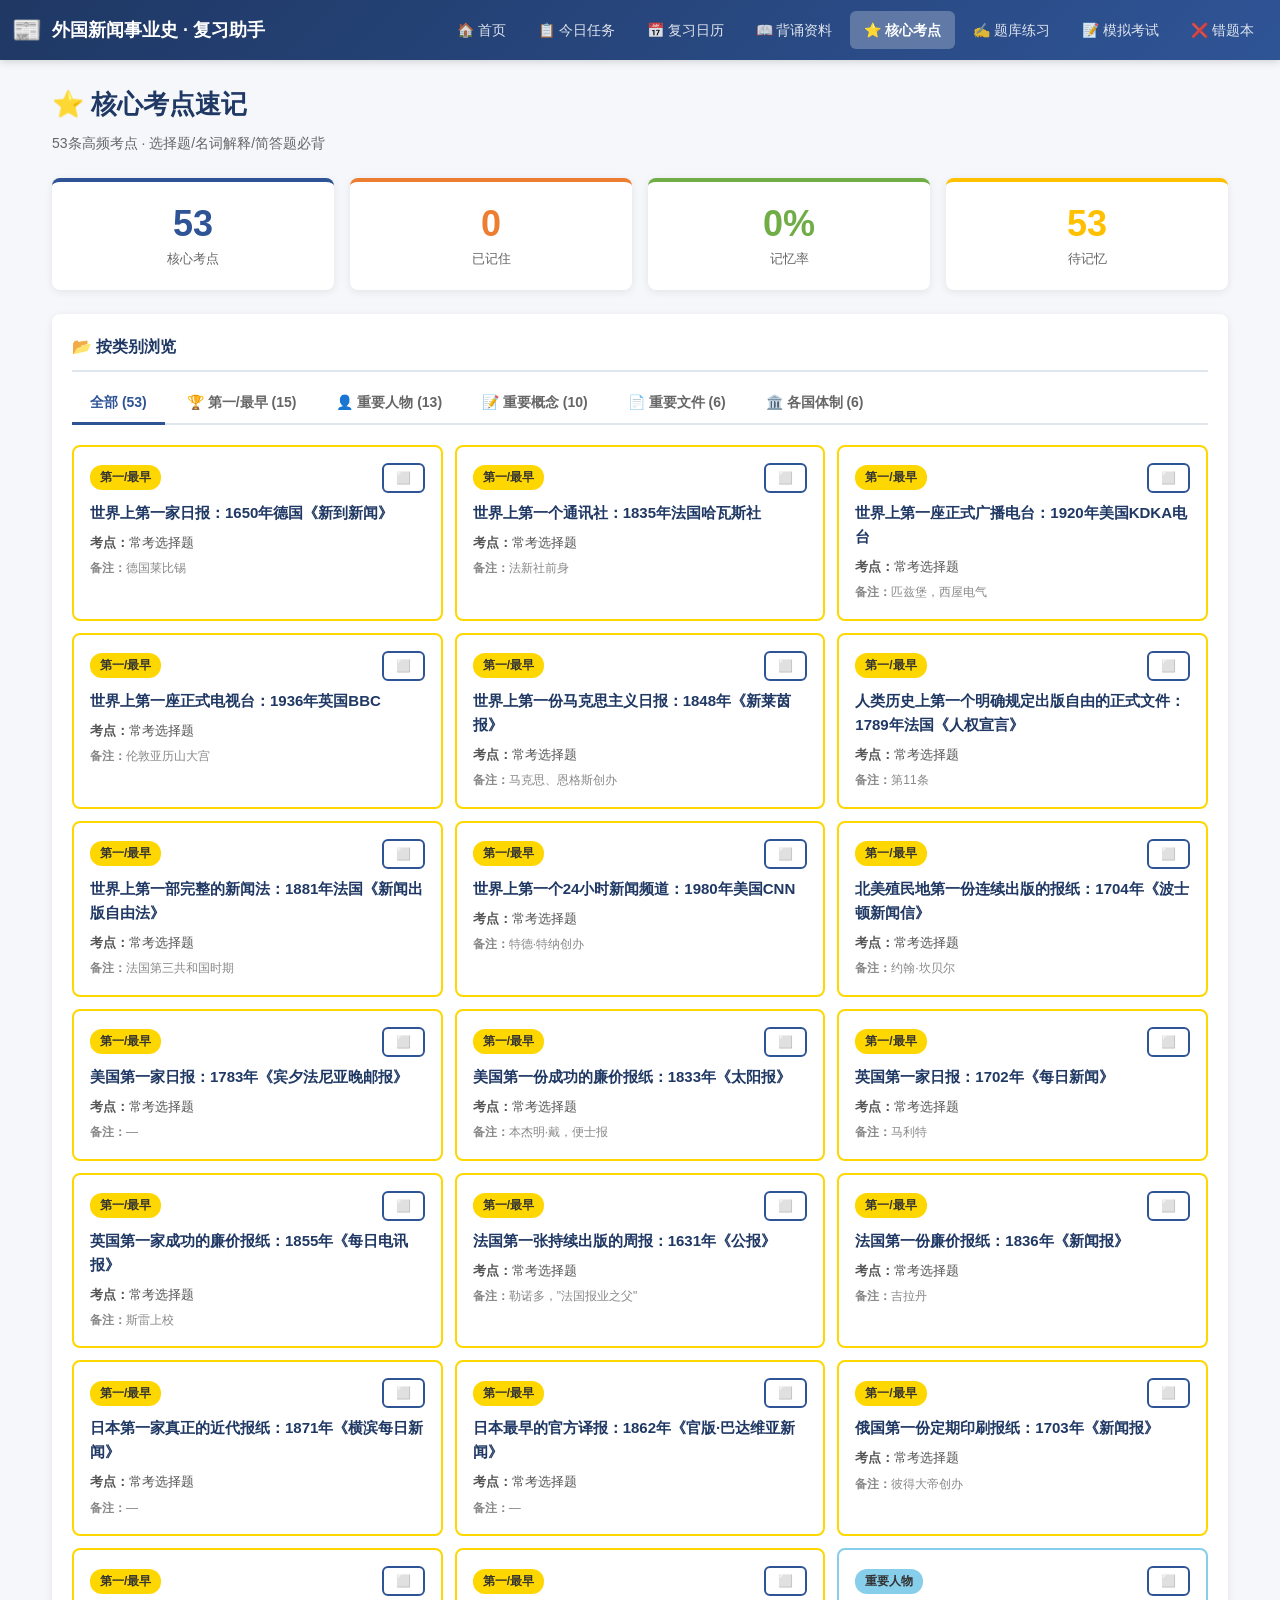
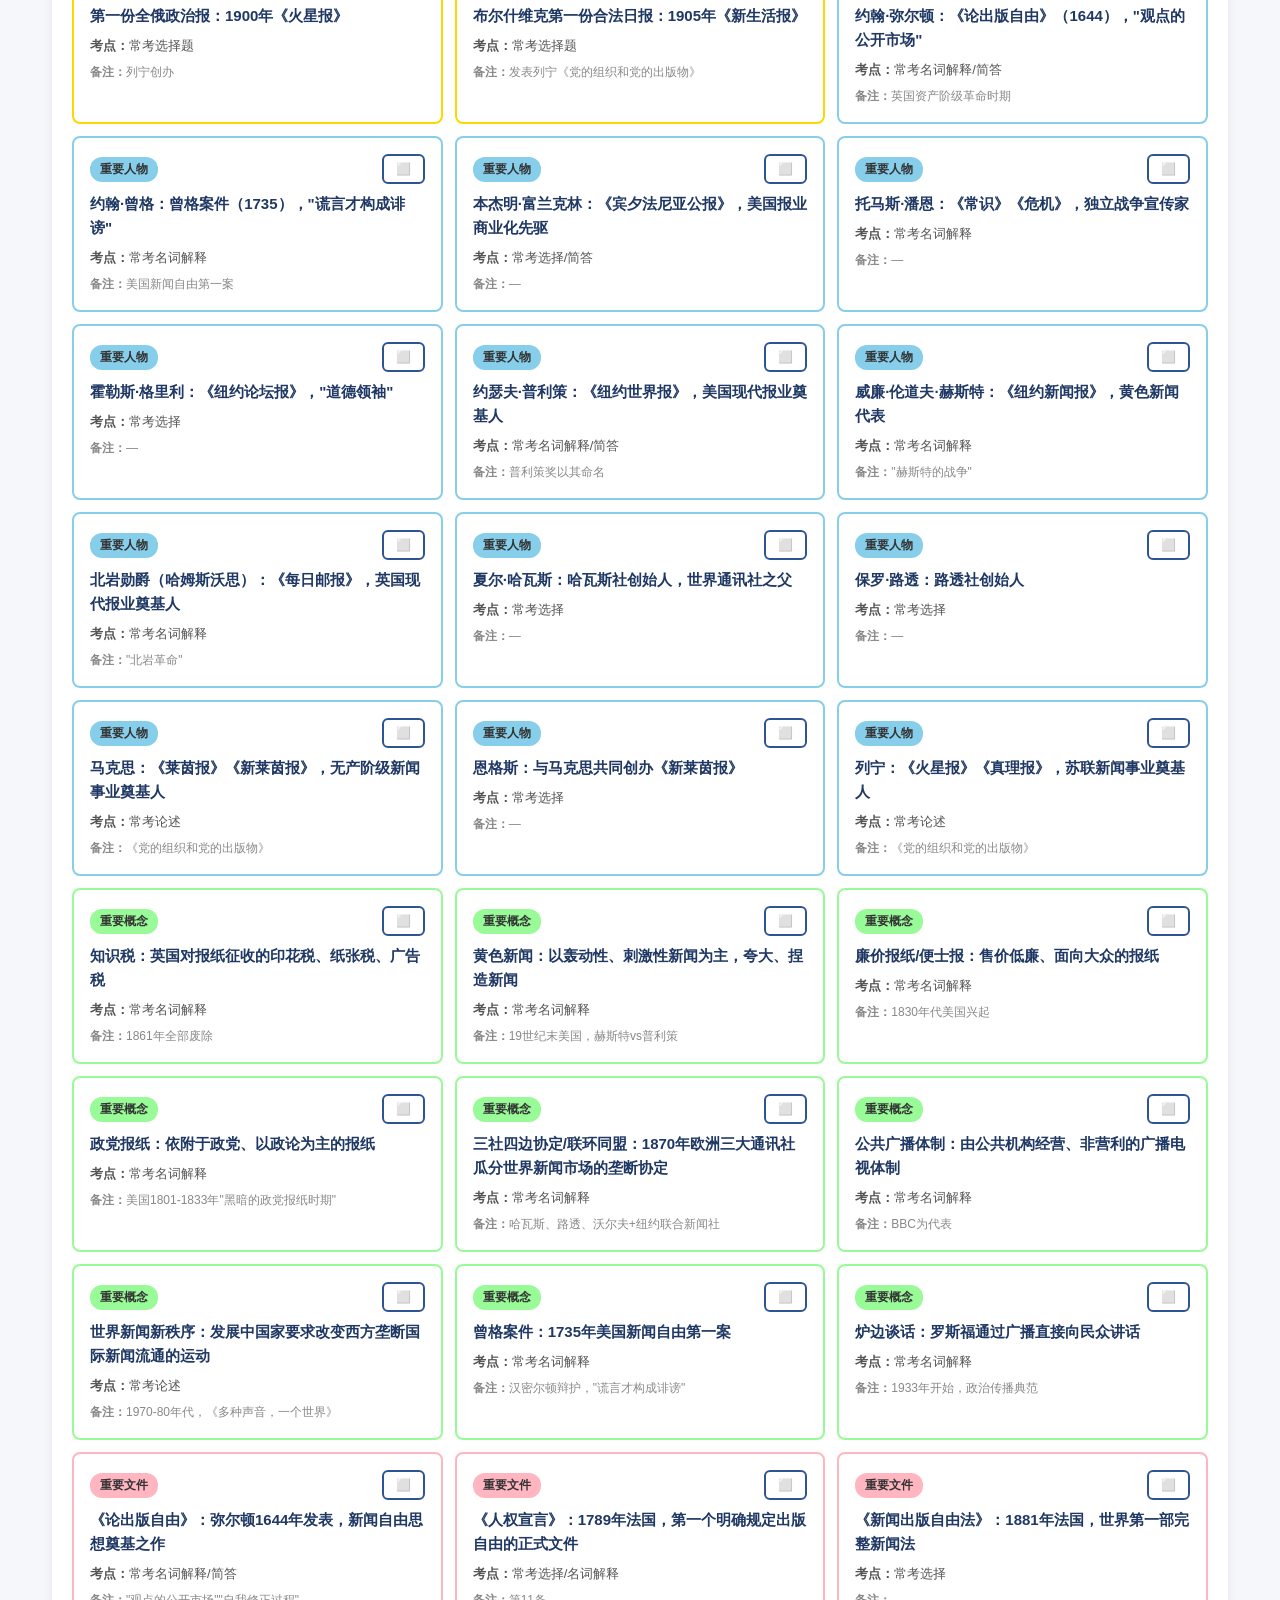
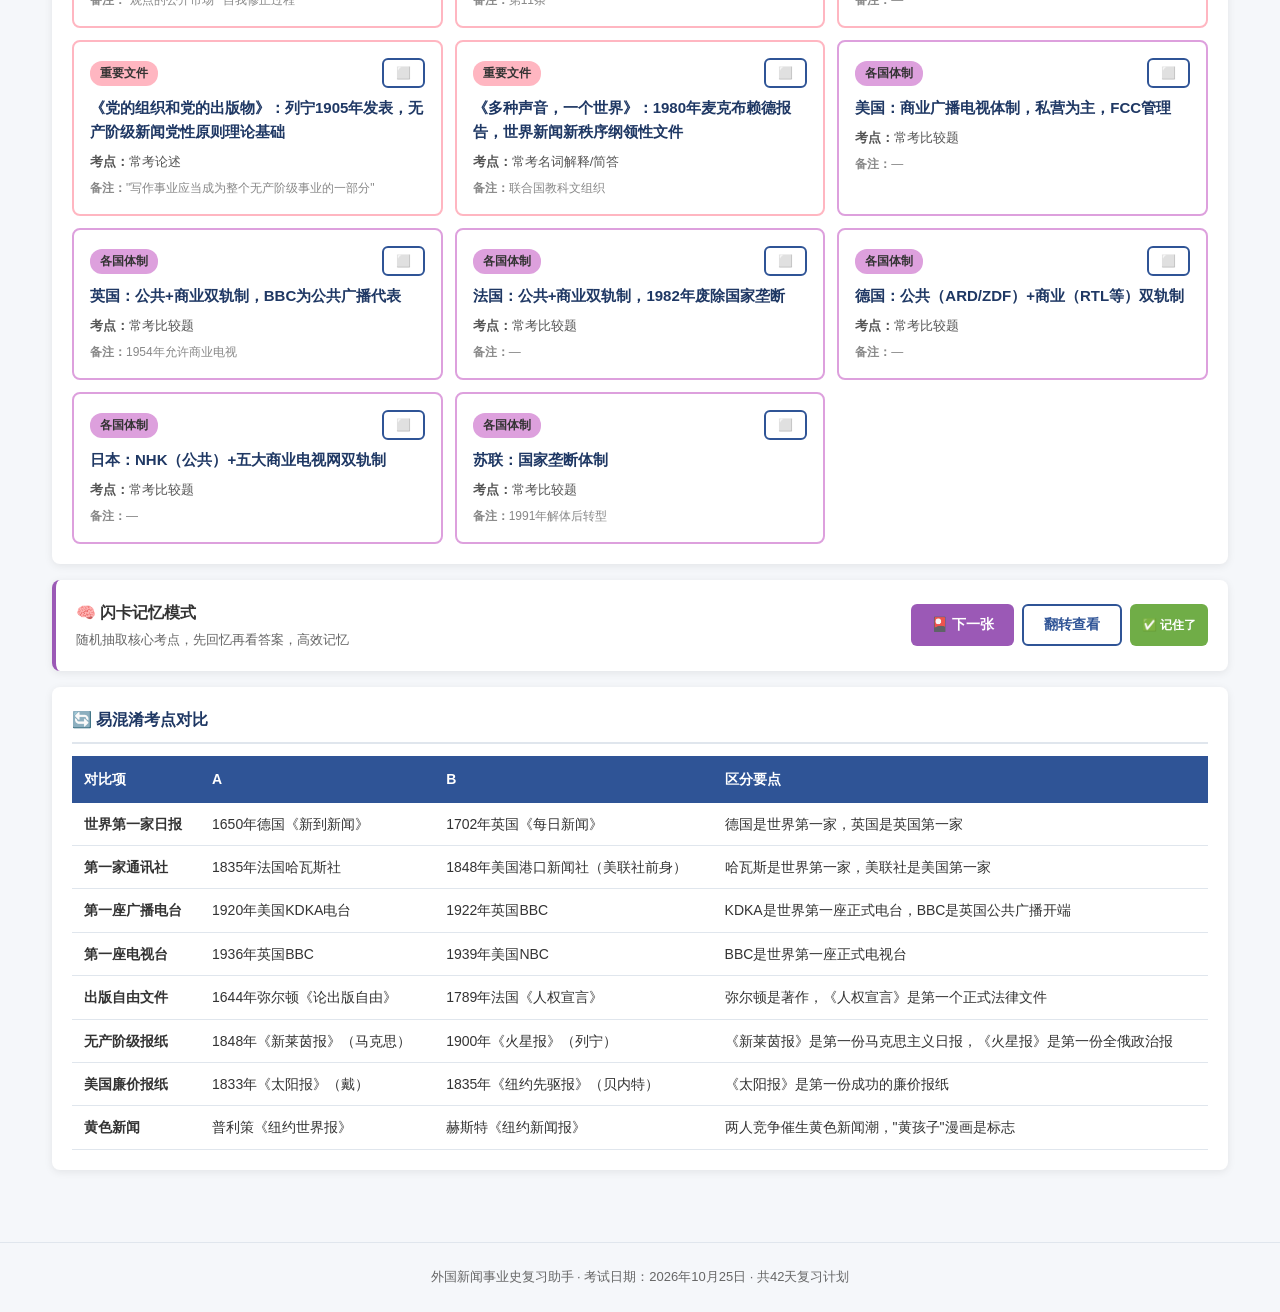
<file: keypoints.html>
<!DOCTYPE html>
<html lang="zh-CN">
<head>
  <meta charset="UTF-8">
  <meta name="viewport" content="width=device-width, initial-scale=1.0">
  <meta name="apple-mobile-web-app-capable" content="yes">
  <meta name="apple-mobile-web-app-status-bar-style" content="black-translucent">
  <meta name="apple-mobile-web-app-title" content="新闻史复习">
  <meta name="mobile-web-app-capable" content="yes">
  <meta name="theme-color" content="#1F3864">
  <meta name="format-detection" content="telephone=no">
  <title>核心考点速记 - 外国新闻事业史复习助手</title>
  <link rel="stylesheet" href="css/style.css">
</head>
<body data-page="keypoints">
<div id="navbar-placeholder"></div>

<div class="container">
  <div class="page-header">
    <h1 class="page-title">⭐ 核心考点速记</h1>
    <p class="page-subtitle">53条高频考点 · 选择题/名词解释/简答题必背</p>
  </div>

  <!-- 统计 -->
  <div class="stats-grid">
    <div class="stat-card">
      <div class="stat-number">53</div>
      <div class="stat-label">核心考点</div>
    </div>
    <div class="stat-card accent">
      <div class="stat-number" id="memorized-count">0</div>
      <div class="stat-label">已记住</div>
    </div>
    <div class="stat-card success">
      <div class="stat-number" id="memorize-rate">0%</div>
      <div class="stat-label">记忆率</div>
    </div>
    <div class="stat-card warning">
      <div class="stat-number" id="remaining-count">53</div>
      <div class="stat-label">待记忆</div>
    </div>
  </div>

  <!-- 分类标签 -->
  <div class="card">
    <div class="card-title">📂 按类别浏览</div>
    <div class="tabs" id="category-tabs">
      <button class="tab active" onclick="switchCategory('all')">全部 (53)</button>
      <button class="tab" onclick="switchCategory('第一/最早')">🏆 第一/最早 (15)</button>
      <button class="tab" onclick="switchCategory('重要人物')">👤 重要人物 (13)</button>
      <button class="tab" onclick="switchCategory('重要概念')">📝 重要概念 (10)</button>
      <button class="tab" onclick="switchCategory('重要文件')">📄 重要文件 (6)</button>
      <button class="tab" onclick="switchCategory('各国体制')">🏛️ 各国体制 (6)</button>
    </div>
    <div id="keypoints-content"></div>
  </div>

  <!-- 记忆模式 -->
  <div class="card" style="border-left: 4px solid #9B59B6;">
    <div class="flex-between">
      <div>
        <strong>🧠 闪卡记忆模式</strong>
        <p style="color: var(--text-light); font-size: 13px; margin: 4px 0 0;">随机抽取核心考点，先回忆再看答案，高效记忆</p>
      </div>
      <div class="btn-group">
        <button class="btn" style="background: #9B59B6; color: white;" onclick="nextFlashcard()">🎴 下一张</button>
        <button class="btn btn-outline" onclick="flipFlashcard()" id="flip-btn">翻转查看</button>
        <button class="btn btn-success btn-sm" onclick="markMemorized()" id="memorize-btn">✅ 记住了</button>
      </div>
    </div>
    <div id="flashcard-area" class="mt-16" style="display: none;">
      <div id="flashcard" style="padding: 30px; background: linear-gradient(135deg, #667eea 0%, #764ba2 100%); border-radius: 12px; color: white; text-align: center; min-height: 180px; display: flex; flex-direction: column; justify-content: center; cursor: pointer;" onclick="flipFlashcard()">
        <div id="flashcard-category" class="mb-16" style="display: inline-block; padding: 4px 12px; background: rgba(255,255,255,0.2); border-radius: 12px; font-size: 12px; margin: 0 auto 16px;"></div>
        <div id="flashcard-front" style="font-size: 20px; font-weight: 700; line-height: 1.6;"></div>
        <div id="flashcard-back" style="display: none; font-size: 15px; line-height: 1.8; text-align: left;">
          <div style="background: rgba(255,255,255,0.15); padding: 16px; border-radius: 8px;">
            <div id="flashcard-back-content"></div>
          </div>
        </div>
        <div style="margin-top: 16px; font-size: 12px; opacity: 0.7;">点击卡片翻转</div>
      </div>
    </div>
  </div>

  <!-- 易混淆对比 -->
  <div class="card">
    <div class="card-title">🔄 易混淆考点对比</div>
    <div class="table-wrapper">
      <table class="data-table">
        <thead>
          <tr><th>对比项</th><th>A</th><th>B</th><th>区分要点</th></tr>
        </thead>
        <tbody>
          <tr>
            <td><strong>世界第一家日报</strong></td>
            <td>1650年德国《新到新闻》</td>
            <td>1702年英国《每日新闻》</td>
            <td>德国是世界第一家，英国是英国第一家</td>
          </tr>
          <tr>
            <td><strong>第一家通讯社</strong></td>
            <td>1835年法国哈瓦斯社</td>
            <td>1848年美国港口新闻社（美联社前身）</td>
            <td>哈瓦斯是世界第一家，美联社是美国第一家</td>
          </tr>
          <tr>
            <td><strong>第一座广播电台</strong></td>
            <td>1920年美国KDKA电台</td>
            <td>1922年英国BBC</td>
            <td>KDKA是世界第一座正式电台，BBC是英国公共广播开端</td>
          </tr>
          <tr>
            <td><strong>第一座电视台</strong></td>
            <td>1936年英国BBC</td>
            <td>1939年美国NBC</td>
            <td>BBC是世界第一座正式电视台</td>
          </tr>
          <tr>
            <td><strong>出版自由文件</strong></td>
            <td>1644年弥尔顿《论出版自由》</td>
            <td>1789年法国《人权宣言》</td>
            <td>弥尔顿是著作，《人权宣言》是第一个正式法律文件</td>
          </tr>
          <tr>
            <td><strong>无产阶级报纸</strong></td>
            <td>1848年《新莱茵报》（马克思）</td>
            <td>1900年《火星报》（列宁）</td>
            <td>《新莱茵报》是第一份马克思主义日报，《火星报》是第一份全俄政治报</td>
          </tr>
          <tr>
            <td><strong>美国廉价报纸</strong></td>
            <td>1833年《太阳报》（戴）</td>
            <td>1835年《纽约先驱报》（贝内特）</td>
            <td>《太阳报》是第一份成功的廉价报纸</td>
          </tr>
          <tr>
            <td><strong>黄色新闻</strong></td>
            <td>普利策《纽约世界报》</td>
            <td>赫斯特《纽约新闻报》</td>
            <td>两人竞争催生黄色新闻潮，"黄孩子"漫画是标志</td>
          </tr>
        </tbody>
      </table>
    </div>
  </div>
</div>

<div id="footer-placeholder"></div>

<script src="js/data.js"></script>
<script src="js/app.js"></script>
<script>
let currentCategory = 'all';
let currentFlashcard = null;
let isFlipped = false;

function getKeypoints() {
  return APP_DATA.materials['核心考点速记'] || [];
}

function updateStats() {
  const memorized = Store.get('keypoints_memorized', {});
  const count = Object.values(memorized).filter(v => v).length;
  const total = getKeypoints().length;
  document.getElementById('memorized-count').textContent = count;
  document.getElementById('memorize-rate').textContent = Math.round(count / total * 100) + '%';
  document.getElementById('remaining-count').textContent = total - count;
}

function switchCategory(cat) {
  currentCategory = cat;
  document.querySelectorAll('#category-tabs .tab').forEach(t => t.classList.remove('active'));
  event.target.classList.add('active');
  renderKeypoints();
}

function renderKeypoints() {
  const keypoints = getKeypoints();
  const container = document.getElementById('keypoints-content');
  const memorized = Store.get('keypoints_memorized', {});

  let filtered = keypoints;
  if (currentCategory !== 'all') {
    filtered = keypoints.filter(k => k.time === currentCategory);
  }

  if (filtered.length === 0) {
    container.innerHTML = '<div class="empty-state"><div class="icon">📭</div><div class="title">该分类暂无内容</div></div>';
    return;
  }

  let html = '<div style="display: grid; grid-template-columns: repeat(auto-fill, minmax(350px, 1fr)); gap: 12px;">';

  filtered.forEach((item, idx) => {
    const globalIdx = keypoints.indexOf(item);
    const isMem = !!memorized[globalIdx];
    const catColors = {
      '第一/最早': '#FFD700',
      '重要人物': '#87CEEB',
      '重要概念': '#98FB98',
      '重要文件': '#FFB6C1',
      '各国体制': '#DDA0DD'
    };
    const color = catColors[item.time] || '#ccc';

    html += `
      <div style="background: ${isMem ? '#E8F5E9' : 'white'}; border: 2px solid ${isMem ? '#70AD47' : color}; border-radius: 8px; padding: 16px; opacity: ${isMem ? '0.7' : '1'};">
        <div class="flex-between mb-8">
          <span class="badge" style="background: ${color}; color: #333;">${item.time}</span>
          <button class="btn ${isMem ? 'btn-success' : 'btn-outline'} btn-sm" onclick="toggleMemorize(${globalIdx})">${isMem ? '✅' : '⬜'}</button>
        </div>
        <div style="font-weight: 700; font-size: 15px; margin-bottom: 8px; color: var(--primary-dark);">${Utils.escapeHtml(item.event)}</div>
        <div style="font-size: 13px; color: #555; margin-bottom: 6px;"><strong>考点：</strong>${Utils.escapeHtml(item.keypoint)}</div>
        <div style="font-size: 12px; color: #888;"><strong>备注：</strong>${Utils.escapeHtml(item.significance)}</div>
      </div>
    `;
  });

  html += '</div>';
  container.innerHTML = html;
  updateStats();
}

function toggleMemorize(idx) {
  const memorized = Store.get('keypoints_memorized', {});
  memorized[idx] = !memorized[idx];
  Store.set('keypoints_memorized', memorized);
  renderKeypoints();
  Utils.showToast(memorized[idx] ? '✅ 已标记为记住' : '已取消标记', memorized[idx] ? 'success' : 'info');
}

// 闪卡模式
function nextFlashcard() {
  const keypoints = getKeypoints();
  let filtered = keypoints;
  if (currentCategory !== 'all') {
    filtered = keypoints.filter(k => k.time === currentCategory);
  }
  if (filtered.length === 0) {
    Utils.showToast('当前分类没有考点', 'warning');
    return;
  }
  currentFlashcard = filtered[Math.floor(Math.random() * filtered.length)];
  isFlipped = false;

  document.getElementById('flashcard-area').style.display = 'block';
  document.getElementById('flashcard-category').textContent = currentFlashcard.time;
  document.getElementById('flashcard-front').textContent = currentFlashcard.event;
  document.getElementById('flashcard-front').style.display = 'block';
  document.getElementById('flashcard-back').style.display = 'none';
  document.getElementById('flip-btn').textContent = '翻转查看';

  const globalIdx = keypoints.indexOf(currentFlashcard);
  const memorized = Store.get('keypoints_memorized', {});
  document.getElementById('memorize-btn').textContent = memorized[globalIdx] ? '✅ 已记住' : '✅ 记住了';
}

function flipFlashcard() {
  if (!currentFlashcard) return;
  isFlipped = !isFlipped;
  if (isFlipped) {
    document.getElementById('flashcard-front').style.display = 'none';
    document.getElementById('flashcard-back').style.display = 'block';
    document.getElementById('flashcard-back-content').innerHTML = `
      <p><strong>核心考点：</strong>${Utils.escapeHtml(currentFlashcard.keypoint)}</p>
      <p><strong>备注：</strong>${Utils.escapeHtml(currentFlashcard.significance)}</p>
    `;
    document.getElementById('flip-btn').textContent = '返回题目';
  } else {
    document.getElementById('flashcard-front').style.display = 'block';
    document.getElementById('flashcard-back').style.display = 'none';
    document.getElementById('flip-btn').textContent = '翻转查看';
  }
}

function markMemorized() {
  if (!currentFlashcard) {
    Utils.showToast('请先抽取一张闪卡', 'warning');
    return;
  }
  const keypoints = getKeypoints();
  const globalIdx = keypoints.indexOf(currentFlashcard);
  toggleMemorize(globalIdx);
  nextFlashcard();
}

document.addEventListener('DOMContentLoaded', function() {
  renderKeypoints();
});
</script>
</body>
</html>
</file>
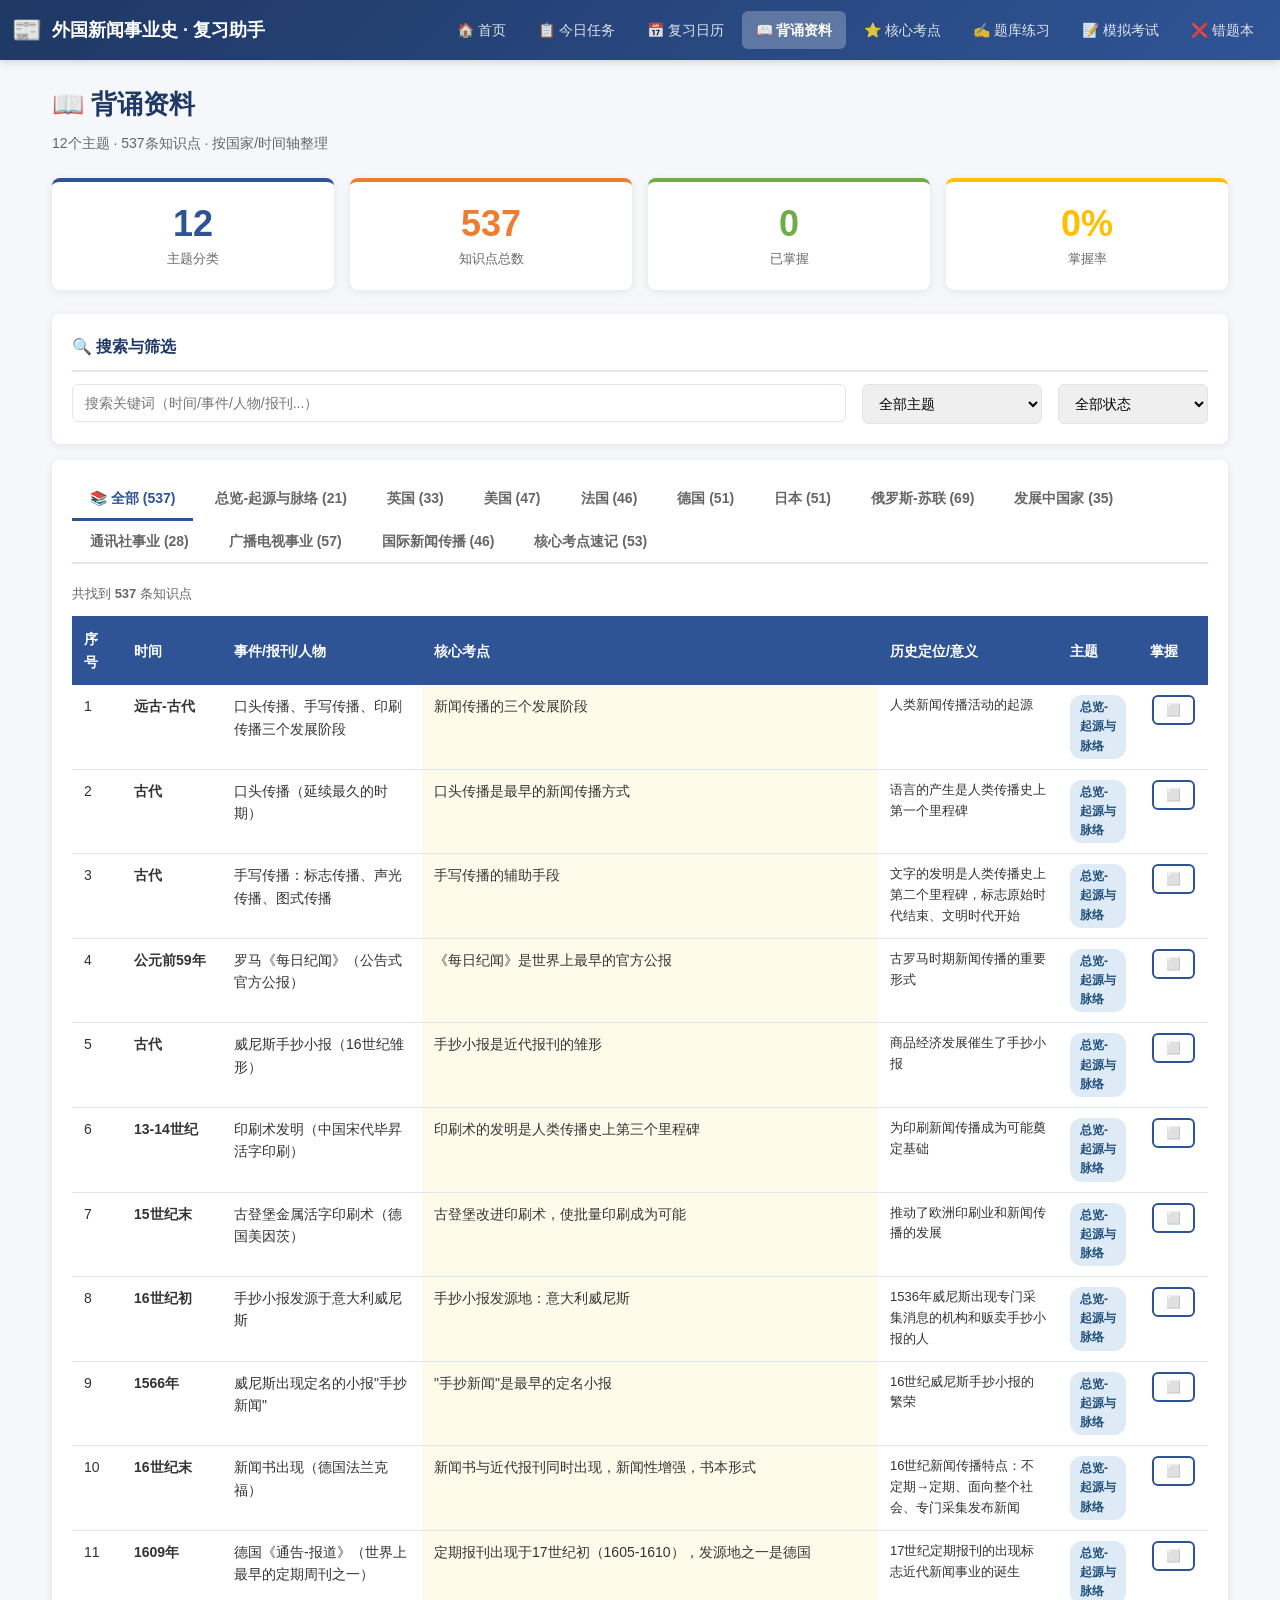
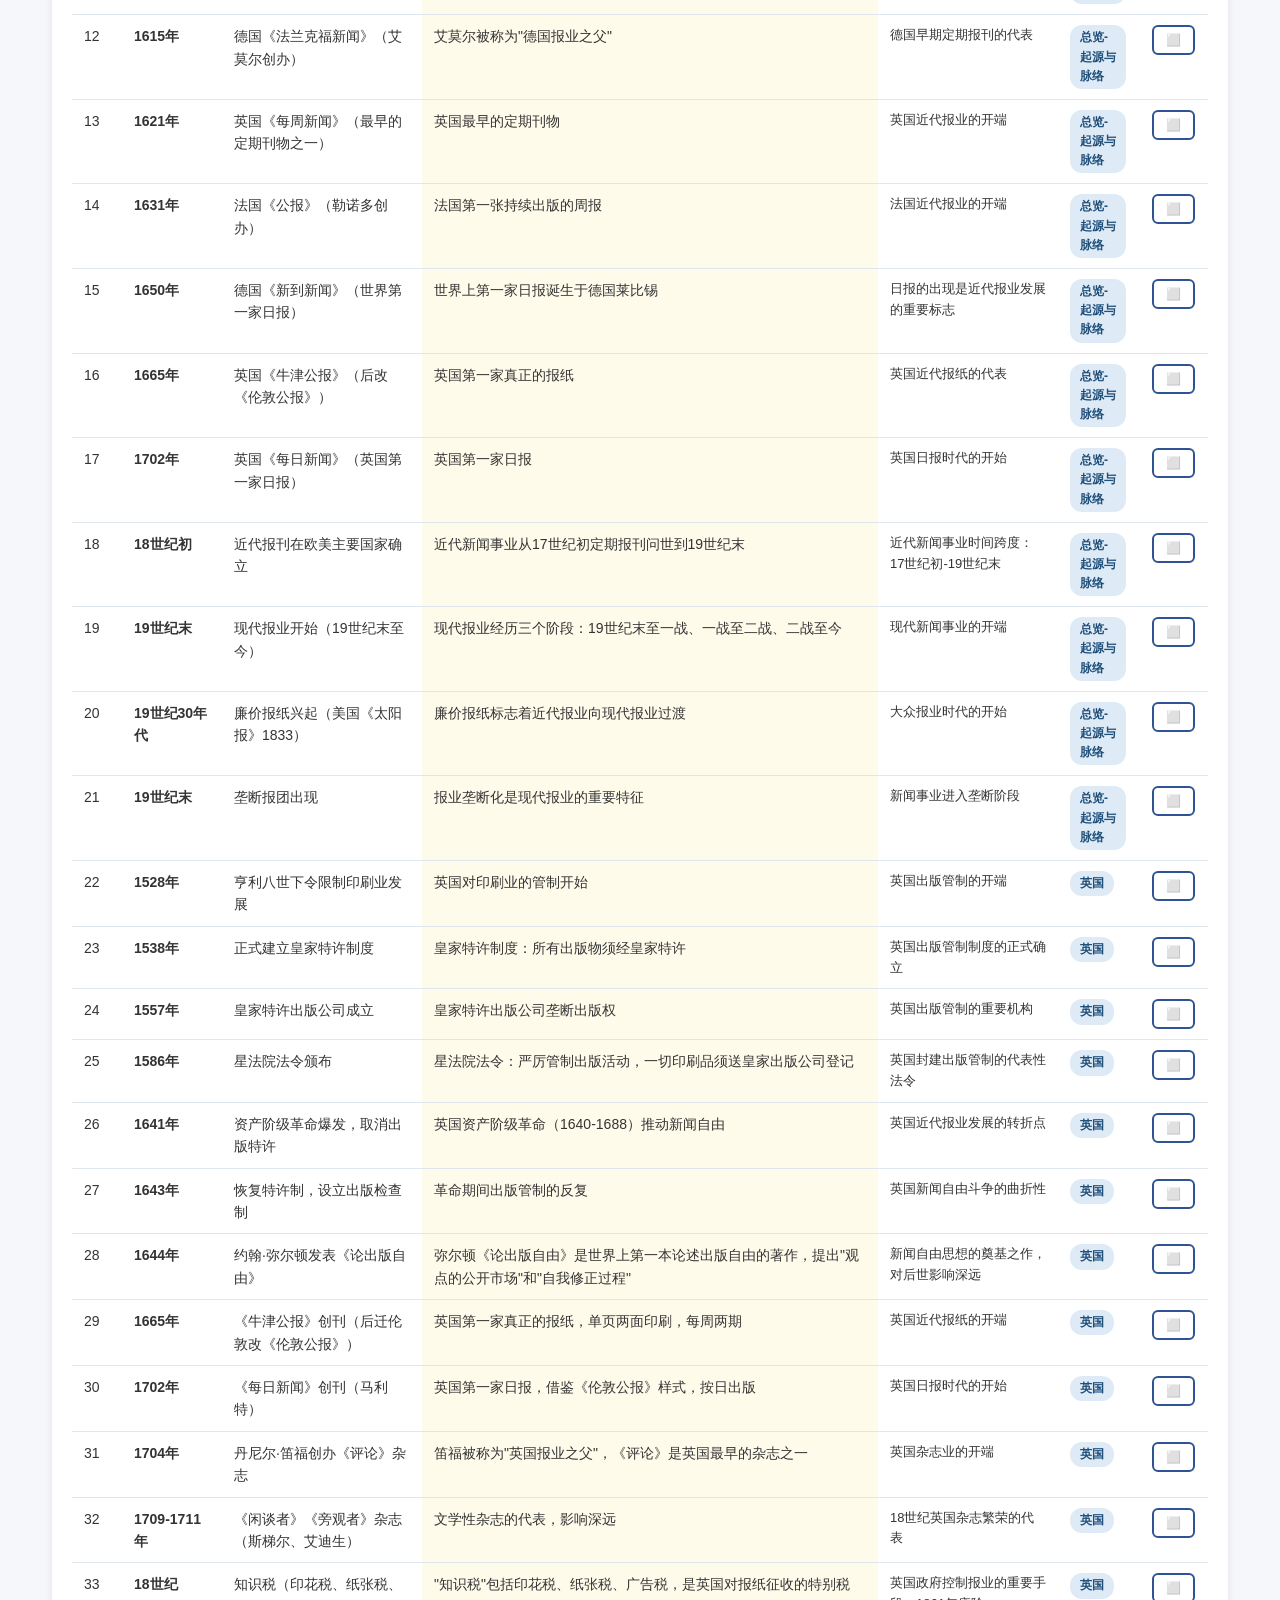
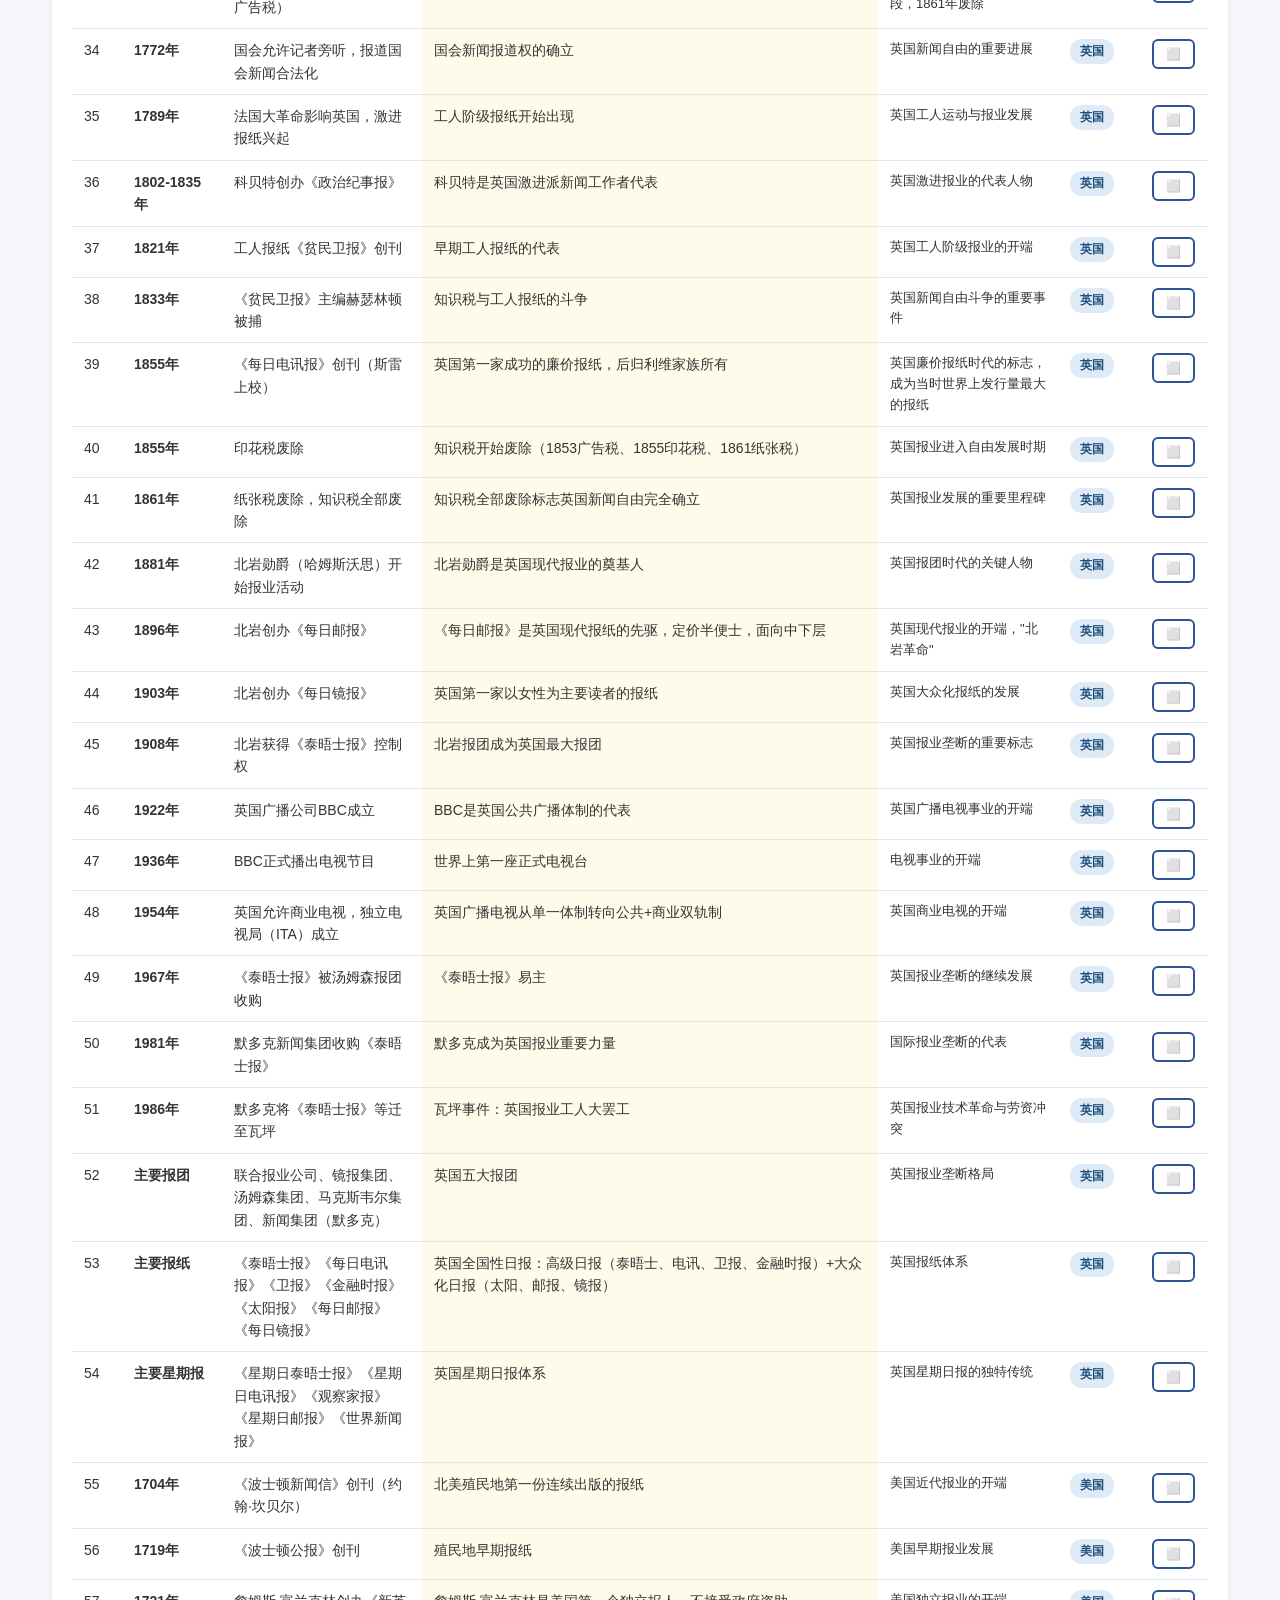
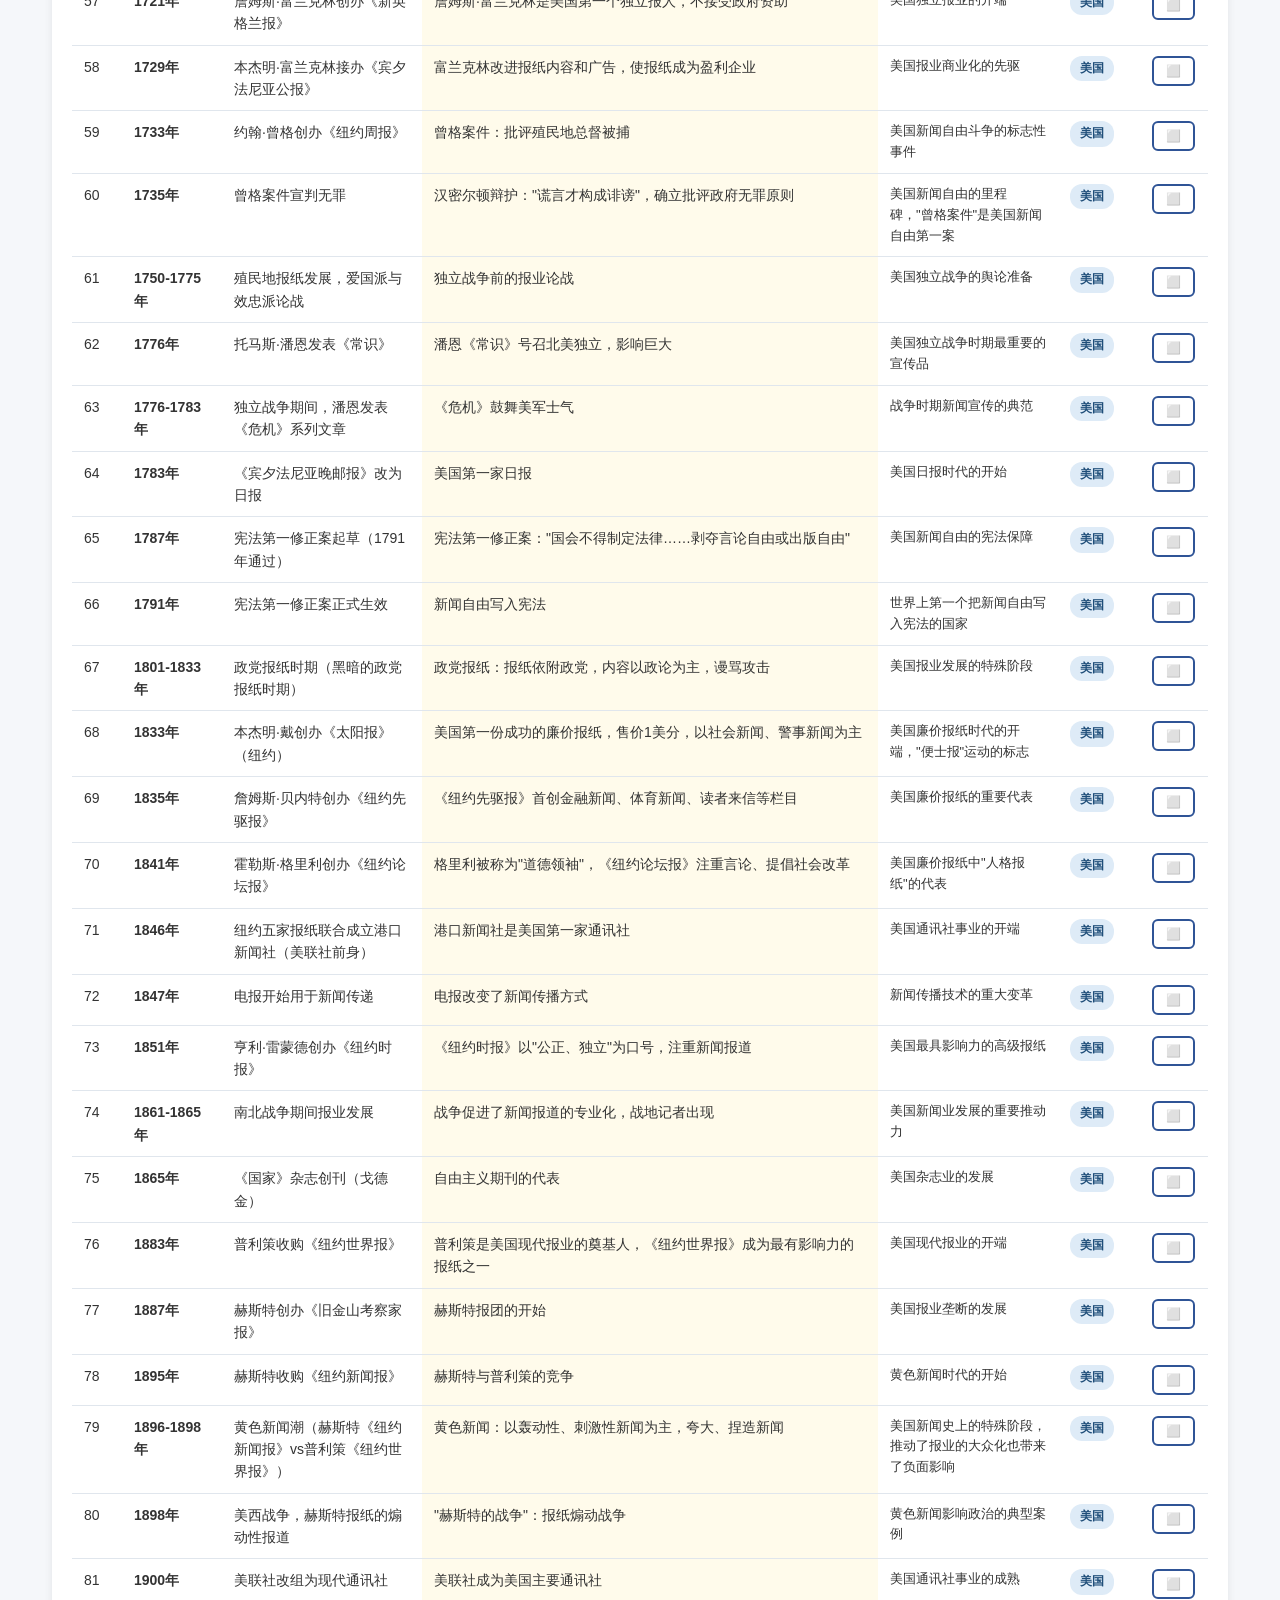
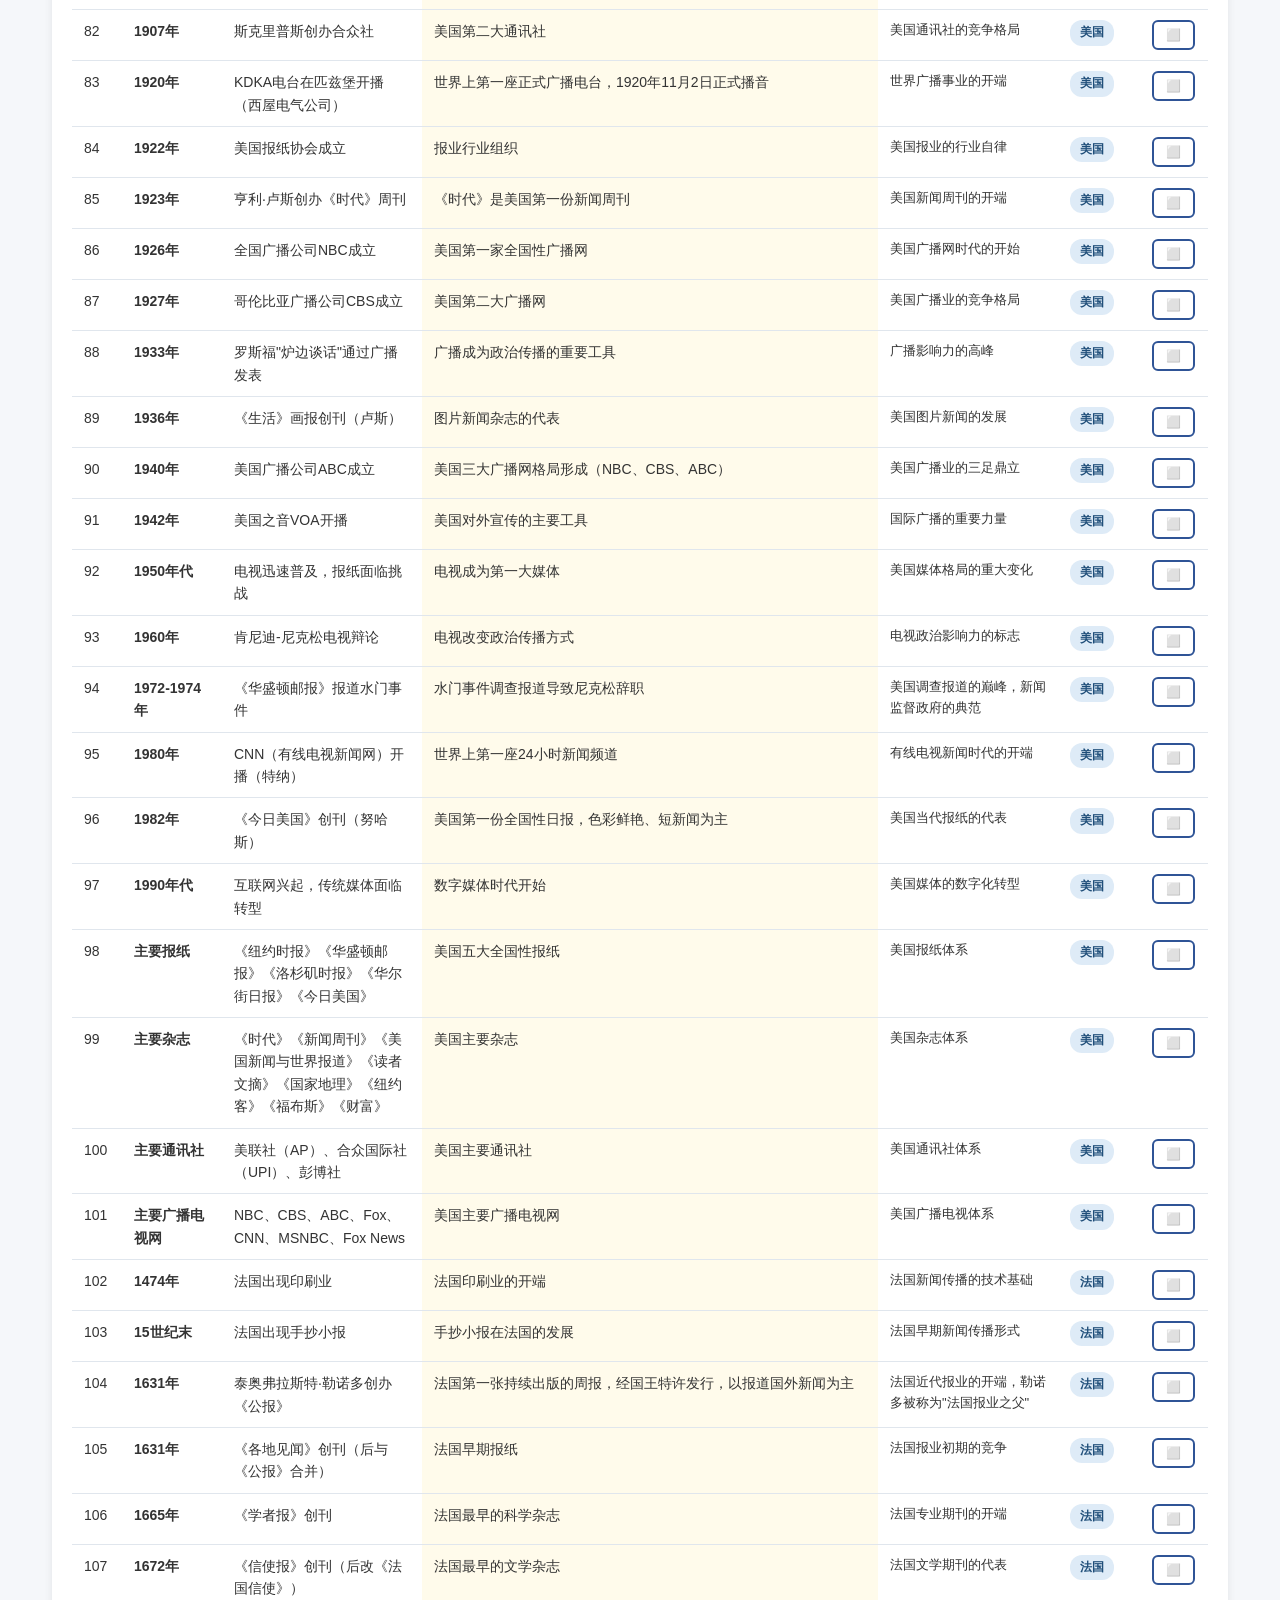
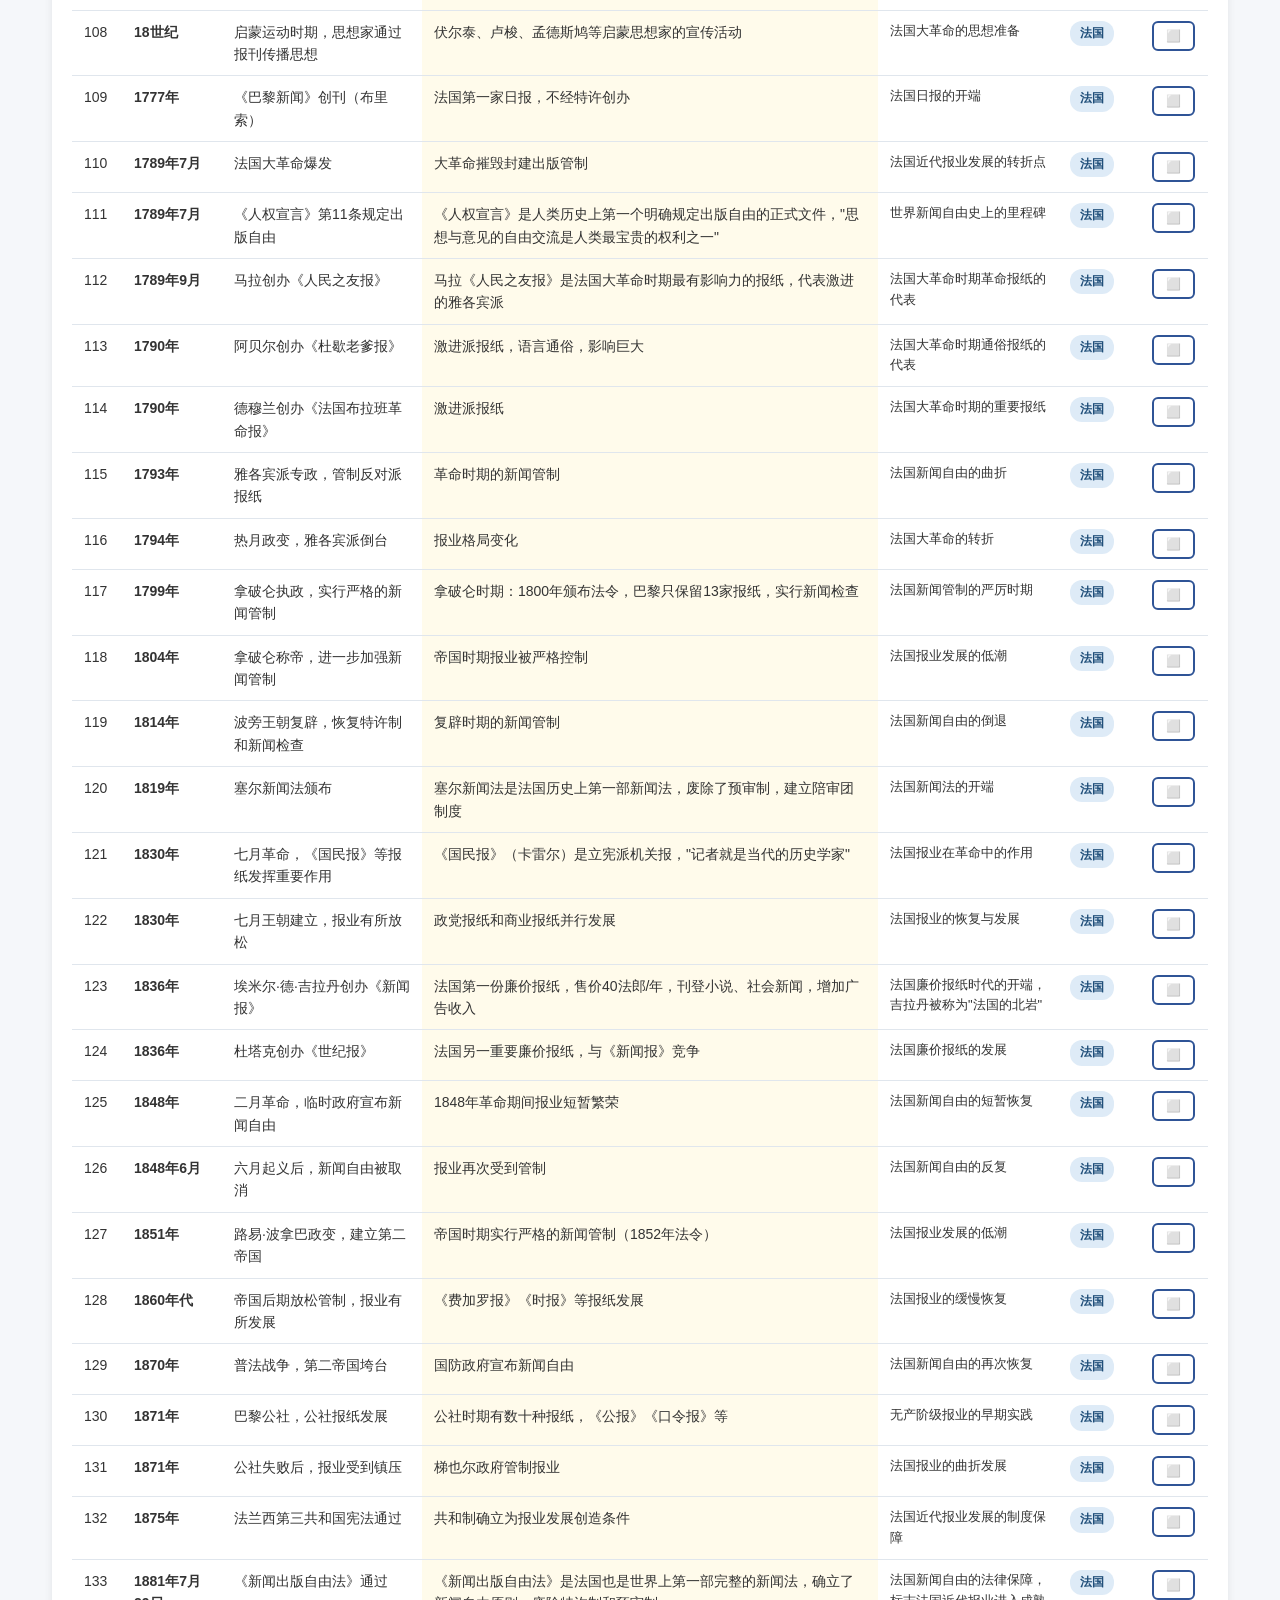
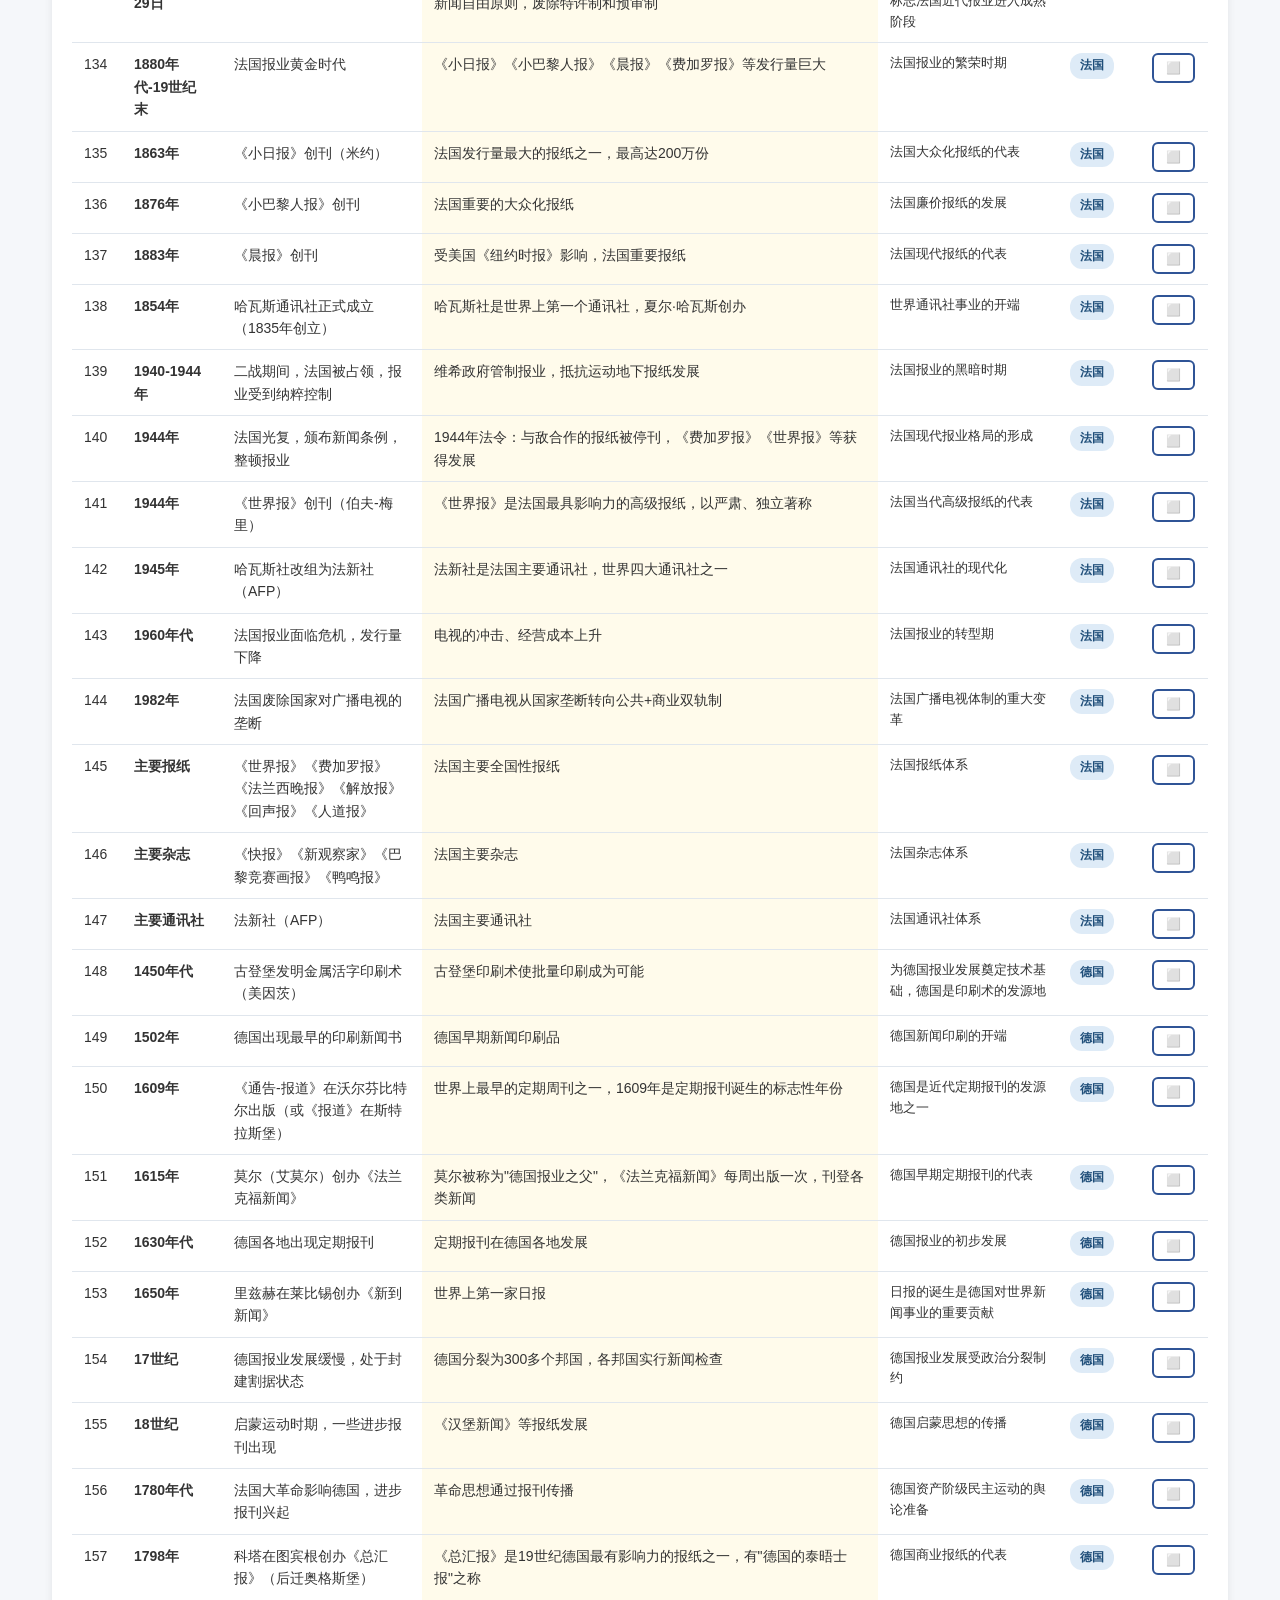
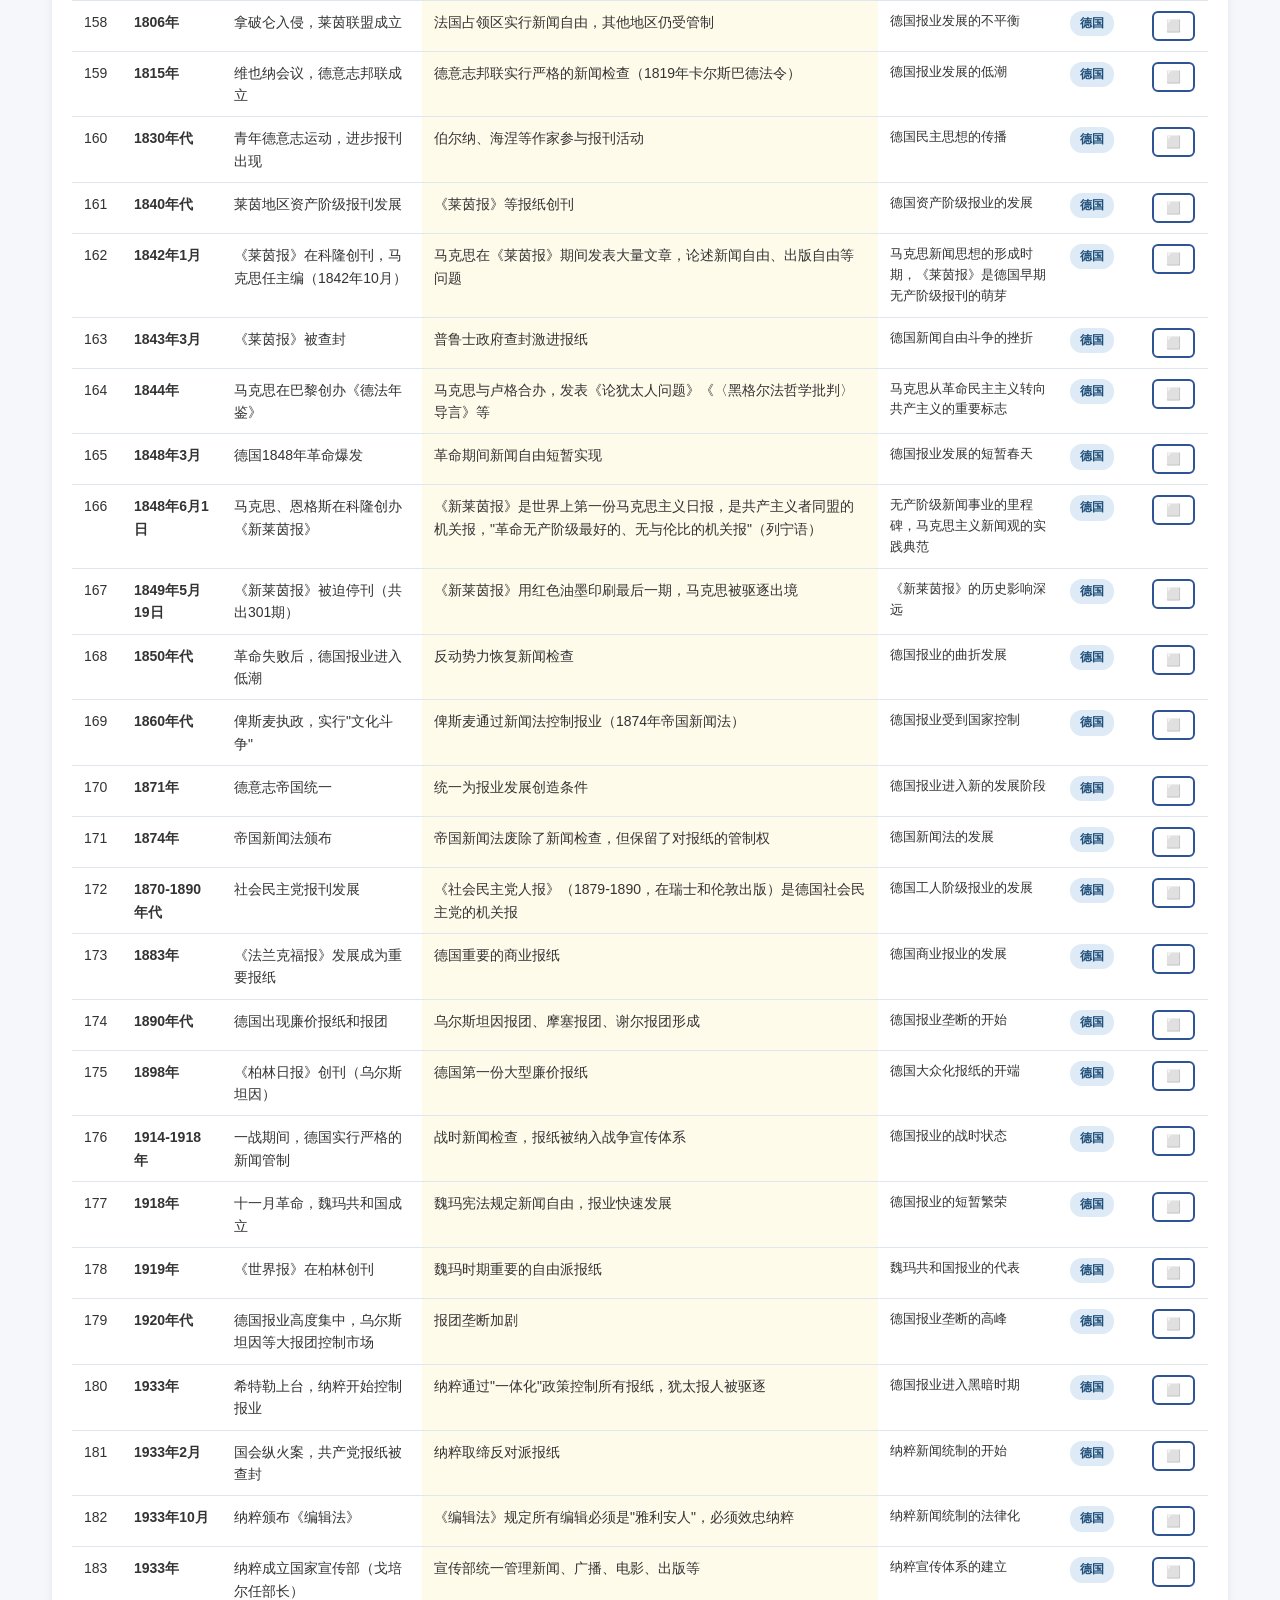
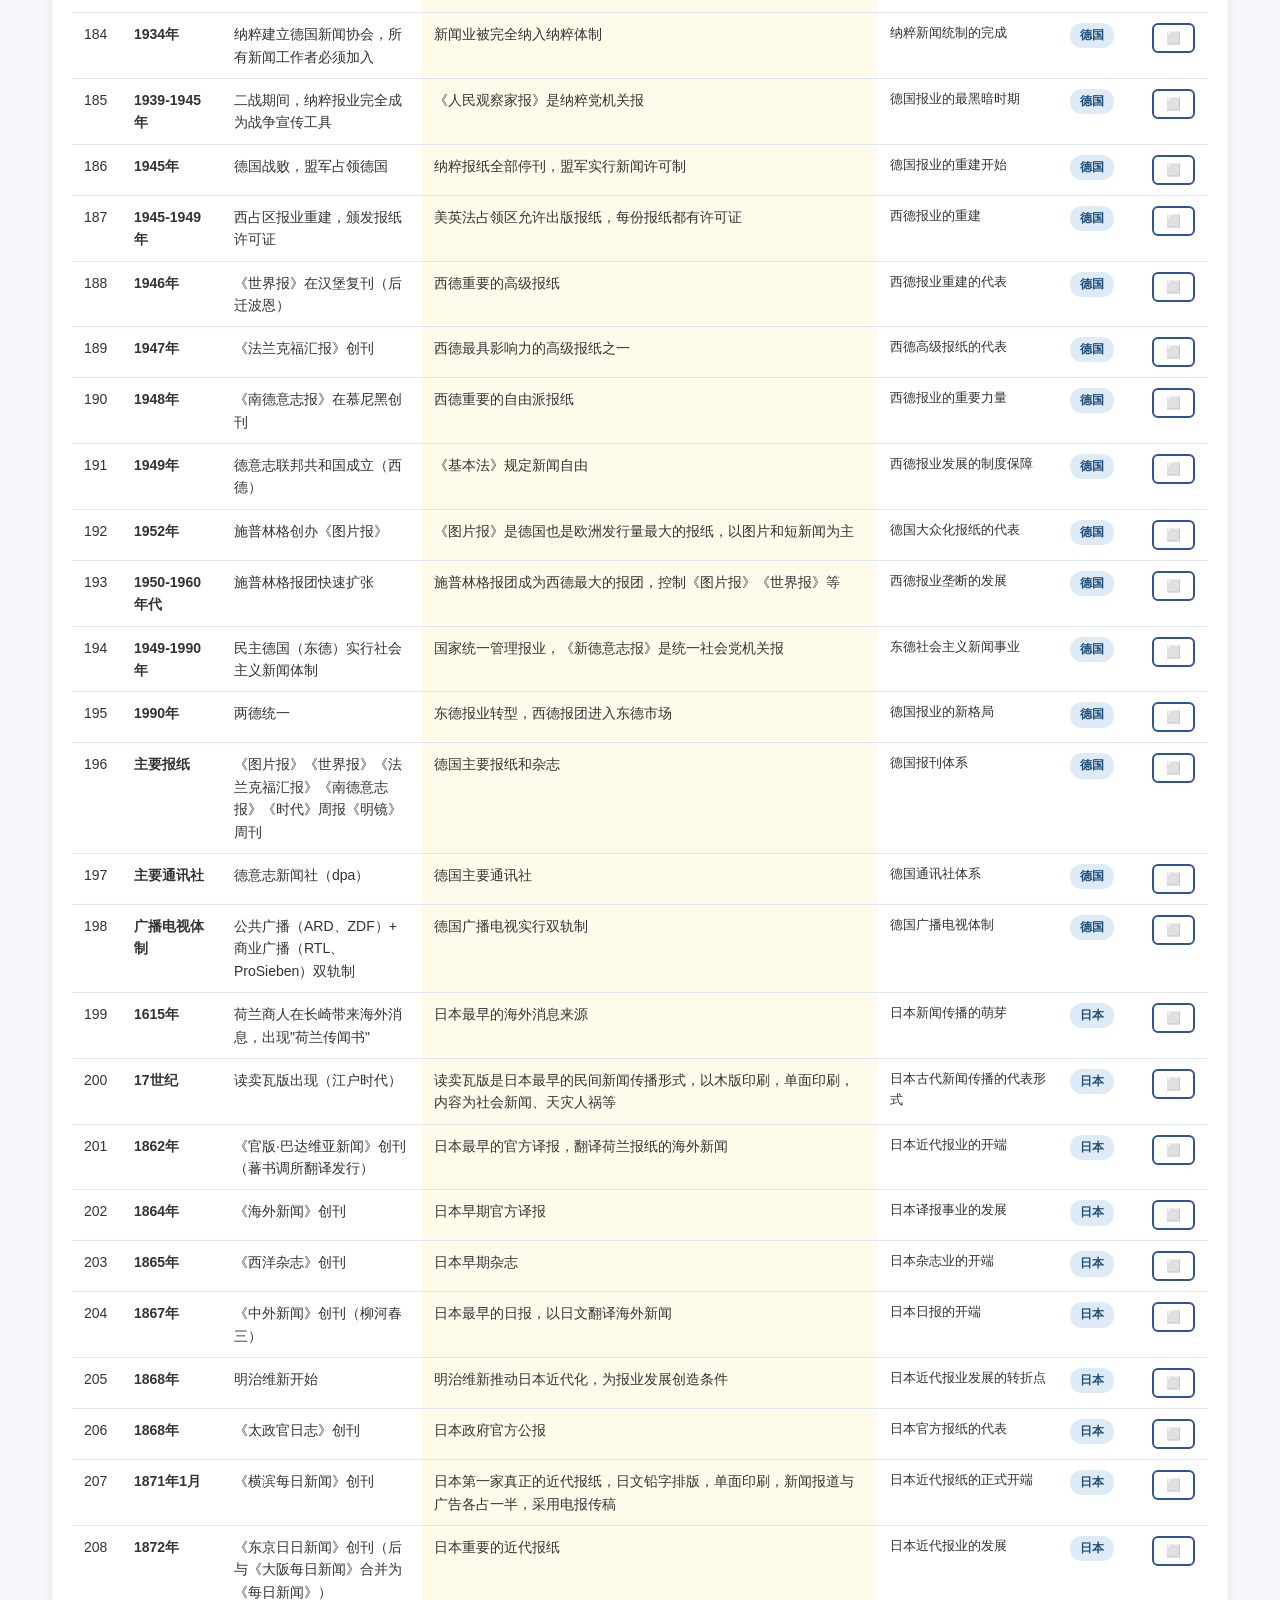
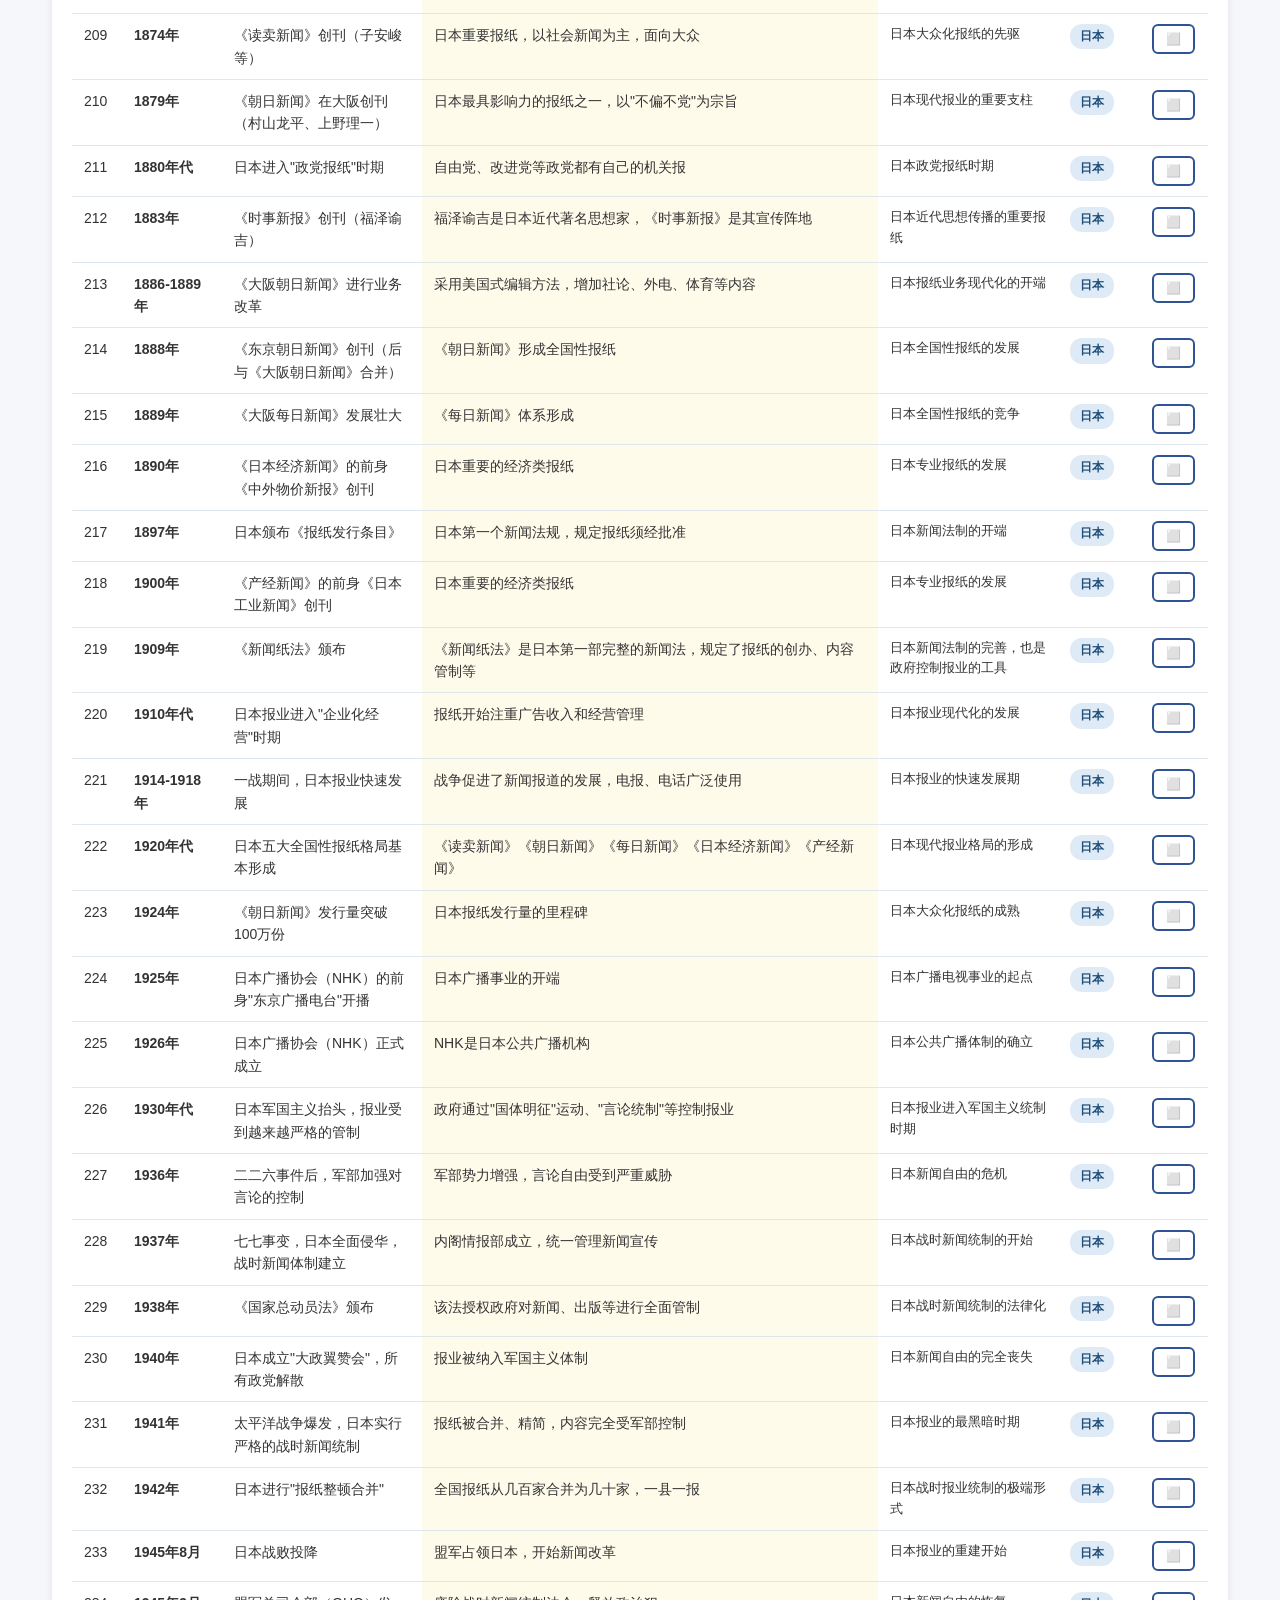
<file: materials.html>
<!DOCTYPE html>
<html lang="zh-CN">
<head>
  <meta charset="UTF-8">
  <meta name="viewport" content="width=device-width, initial-scale=1.0">
  <meta name="apple-mobile-web-app-capable" content="yes">
  <meta name="apple-mobile-web-app-status-bar-style" content="black-translucent">
  <meta name="apple-mobile-web-app-title" content="新闻史复习">
  <meta name="mobile-web-app-capable" content="yes">
  <meta name="theme-color" content="#1F3864">
  <meta name="format-detection" content="telephone=no">
  <title>背诵资料 - 外国新闻事业史复习助手</title>
  <link rel="stylesheet" href="css/style.css">
</head>
<body data-page="materials">
<div id="navbar-placeholder"></div>

<div class="container">
  <div class="page-header">
    <h1 class="page-title">📖 背诵资料</h1>
    <p class="page-subtitle">12个主题 · 537条知识点 · 按国家/时间轴整理</p>
  </div>

  <!-- 统计 -->
  <div class="stats-grid">
    <div class="stat-card">
      <div class="stat-number">12</div>
      <div class="stat-label">主题分类</div>
    </div>
    <div class="stat-card accent">
      <div class="stat-number">537</div>
      <div class="stat-label">知识点总数</div>
    </div>
    <div class="stat-card success">
      <div class="stat-number" id="mastered-count">0</div>
      <div class="stat-label">已掌握</div>
    </div>
    <div class="stat-card warning">
      <div class="stat-number" id="master-rate">0%</div>
      <div class="stat-label">掌握率</div>
    </div>
  </div>

  <!-- 搜索和筛选 -->
  <div class="card">
    <div class="card-title">🔍 搜索与筛选</div>
    <div class="flex gap-16 flex-wrap">
      <div class="form-group" style="margin-bottom: 0; flex: 1; min-width: 250px;">
        <input type="text" class="form-input" id="search-input" placeholder="搜索关键词（时间/事件/人物/报刊...）" oninput="renderMaterials()">
      </div>
      <div class="form-group" style="margin-bottom: 0; min-width: 180px;">
        <select class="form-select" id="category-filter" onchange="renderMaterials()">
          <option value="all">全部主题</option>
        </select>
      </div>
      <div class="form-group" style="margin-bottom: 0; min-width: 150px;">
        <select class="form-select" id="master-filter" onchange="renderMaterials()">
          <option value="all">全部状态</option>
          <option value="mastered">已掌握</option>
          <option value="unmastered">未掌握</option>
        </select>
      </div>
    </div>
  </div>

  <!-- 主题标签页 -->
  <div class="card">
    <div class="tabs" id="category-tabs"></div>
    <div id="materials-content"></div>
  </div>

  <!-- 学习模式 -->
  <div class="card" style="border-left: 4px solid var(--accent);">
    <div class="flex-between">
      <div>
        <strong>🎯 随机背诵模式</strong>
        <p style="color: var(--text-light); font-size: 13px; margin: 4px 0 0;">从当前筛选结果中随机抽取一条知识点进行背诵测试</p>
      </div>
      <div class="btn-group">
        <button class="btn btn-accent" style="background: var(--accent); color: white;" onclick="randomTest()">🎲 随机抽题</button>
        <button class="btn btn-outline" onclick="toggleShowAnswer()" id="answer-btn">显示答案</button>
      </div>
    </div>
    <div id="random-test-area" class="mt-16" style="display: none;">
      <div style="padding: 16px; background: #FFF8E1; border-radius: 8px; margin-bottom: 12px;">
        <div class="badge badge-warning mb-8" id="random-category"></div>
        <div style="font-size: 16px; font-weight: 600;" id="random-question"></div>
      </div>
      <div id="random-answer" style="display: none; padding: 16px; background: #E8F5E9; border-radius: 8px; border-left: 4px solid var(--success);">
        <div class="answer-label">✅ 参考答案</div>
        <div id="random-answer-content"></div>
      </div>
    </div>
  </div>
</div>

<div id="footer-placeholder"></div>

<script src="js/data.js"></script>
<script src="js/app.js"></script>
<script>
let currentCategory = 'all';
let randomCurrentItem = null;

function initCategories() {
  const categories = APP_DATA.materialCategories;
  const select = document.getElementById('category-filter');
  const tabs = document.getElementById('category-tabs');

  // "全部"标签
  const allTab = document.createElement('button');
  allTab.className = 'tab active';
  allTab.textContent = '📚 全部 (' + APP_DATA.stats.totalMaterials + ')';
  allTab.onclick = () => switchCategory('all');
  tabs.appendChild(allTab);

  categories.forEach(cat => {
    const count = APP_DATA.materials[cat].length;
    const opt = document.createElement('option');
    opt.value = cat;
    opt.textContent = cat + ' (' + count + ')';
    select.appendChild(opt);

    const tab = document.createElement('button');
    tab.className = 'tab';
    tab.textContent = cat + ' (' + count + ')';
    tab.onclick = () => switchCategory(cat);
    tabs.appendChild(tab);
  });
}

function switchCategory(cat) {
  currentCategory = cat;
  document.querySelectorAll('.tab').forEach(t => t.classList.remove('active'));
  const tabs = document.querySelectorAll('.tab');
  const idx = cat === 'all' ? 0 : APP_DATA.materialCategories.indexOf(cat) + 1;
  if (tabs[idx]) tabs[idx].classList.add('active');
  document.getElementById('category-filter').value = cat;
  renderMaterials();
}

function getFilteredItems() {
  const search = document.getElementById('search-input').value.toLowerCase();
  const masterFilter = document.getElementById('master-filter').value;
  let items = [];

  const categories = currentCategory === 'all' ? APP_DATA.materialCategories : [currentCategory];

  categories.forEach(cat => {
    APP_DATA.materials[cat].forEach((item, idx) => {
      const isMastered = Store.isMaterialMastered(cat, idx);

      // 掌握状态筛选
      if (masterFilter === 'mastered' && !isMastered) return;
      if (masterFilter === 'unmastered' && isMastered) return;

      // 搜索筛选
      if (search) {
        const text = (item.time + item.event + item.keypoint + item.significance).toLowerCase();
        if (!text.includes(search)) return;
      }

      items.push({ ...item, category: cat, index: idx, isMastered });
    });
  });

  return items;
}

function renderMaterials() {
  const items = getFilteredItems();
  const container = document.getElementById('materials-content');

  // 更新统计
  const mastered = Store.getMasteredMaterials();
  const masteredCount = Object.values(mastered).filter(v => v).length;
  document.getElementById('mastered-count').textContent = masteredCount;
  document.getElementById('master-rate').textContent = Math.round(masteredCount / 537 * 100) + '%';

  if (items.length === 0) {
    container.innerHTML = `
      <div class="empty-state">
        <div class="icon">🔍</div>
        <div class="title">没有找到匹配的知识点</div>
        <p>试试调整搜索关键词或筛选条件</p>
      </div>
    `;
    return;
  }

  let html = `<div style="margin-bottom: 12px; color: var(--text-light); font-size: 13px;">共找到 <strong>${items.length}</strong> 条知识点</div>`;
  html += '<div class="table-wrapper"><table class="data-table"><thead><tr><th style="width: 50px;">序号</th><th style="width: 100px;">时间</th><th style="width: 200px;">事件/报刊/人物</th><th>核心考点</th><th style="width: 180px;">历史定位/意义</th><th style="width: 80px;">主题</th><th style="width: 70px;">掌握</th></tr></thead><tbody>';

  items.forEach((item, i) => {
    html += `
      <tr class="${item.isMastered ? 'completed' : ''}">
        <td>${i + 1}</td>
        <td><strong>${Utils.escapeHtml(item.time)}</strong></td>
        <td>${Utils.escapeHtml(item.event)}</td>
        <td style="background: #FFFBEB;">${Utils.escapeHtml(item.keypoint)}</td>
        <td style="font-size: 13px;">${Utils.escapeHtml(item.significance)}</td>
        <td><span class="badge badge-info">${item.category}</span></td>
        <td class="text-center">
          <button class="btn ${item.isMastered ? 'btn-success' : 'btn-outline'} btn-sm" onclick="toggleMaster('${item.category}', ${item.index})" title="${item.isMastered ? '点击取消掌握' : '点击标记已掌握'}">
            ${item.isMastered ? '✅' : '⬜'}
          </button>
        </td>
      </tr>
    `;
  });

  html += '</tbody></table></div>';
  container.innerHTML = html;
}

function toggleMaster(category, index) {
  const isMastered = Store.toggleMaterialMastered(category, index);
  renderMaterials();
  Utils.showToast(isMastered ? '✅ 已标记为掌握' : '已取消掌握标记', isMastered ? 'success' : 'info');
}

function randomTest() {
  const items = getFilteredItems();
  if (items.length === 0) {
    Utils.showToast('当前筛选结果为空', 'warning');
    return;
  }
  randomCurrentItem = items[Math.floor(Math.random() * items.length)];
  document.getElementById('random-test-area').style.display = 'block';
  document.getElementById('random-category').textContent = randomCurrentItem.category;
  document.getElementById('random-question').innerHTML = `
    <strong>时间：</strong>${Utils.escapeHtml(randomCurrentItem.time)}<br>
    <strong>事件：</strong>${Utils.escapeHtml(randomCurrentItem.event)}
  `;
  document.getElementById('random-answer').style.display = 'none';
  document.getElementById('answer-btn').textContent = '显示答案';
}

function toggleShowAnswer() {
  const answerDiv = document.getElementById('random-answer');
  const btn = document.getElementById('answer-btn');
  if (answerDiv.style.display === 'none') {
    if (!randomCurrentItem) {
      Utils.showToast('请先点击随机抽题', 'warning');
      return;
    }
    document.getElementById('random-answer-content').innerHTML = `
      <p><strong>核心考点：</strong>${Utils.escapeHtml(randomCurrentItem.keypoint)}</p>
      <p><strong>历史定位：</strong>${Utils.escapeHtml(randomCurrentItem.significance)}</p>
    `;
    answerDiv.style.display = 'block';
    btn.textContent = '隐藏答案';
  } else {
    answerDiv.style.display = 'none';
    btn.textContent = '显示答案';
  }
}

document.addEventListener('DOMContentLoaded', function() {
  initCategories();
  renderMaterials();

  // 支持URL参数跳转
  const urlParams = new URLSearchParams(window.location.search);
  const cat = urlParams.get('category');
  if (cat && APP_DATA.materialCategories.includes(cat)) {
    switchCategory(cat);
  }
});
</script>
</body>
</html>
</file>
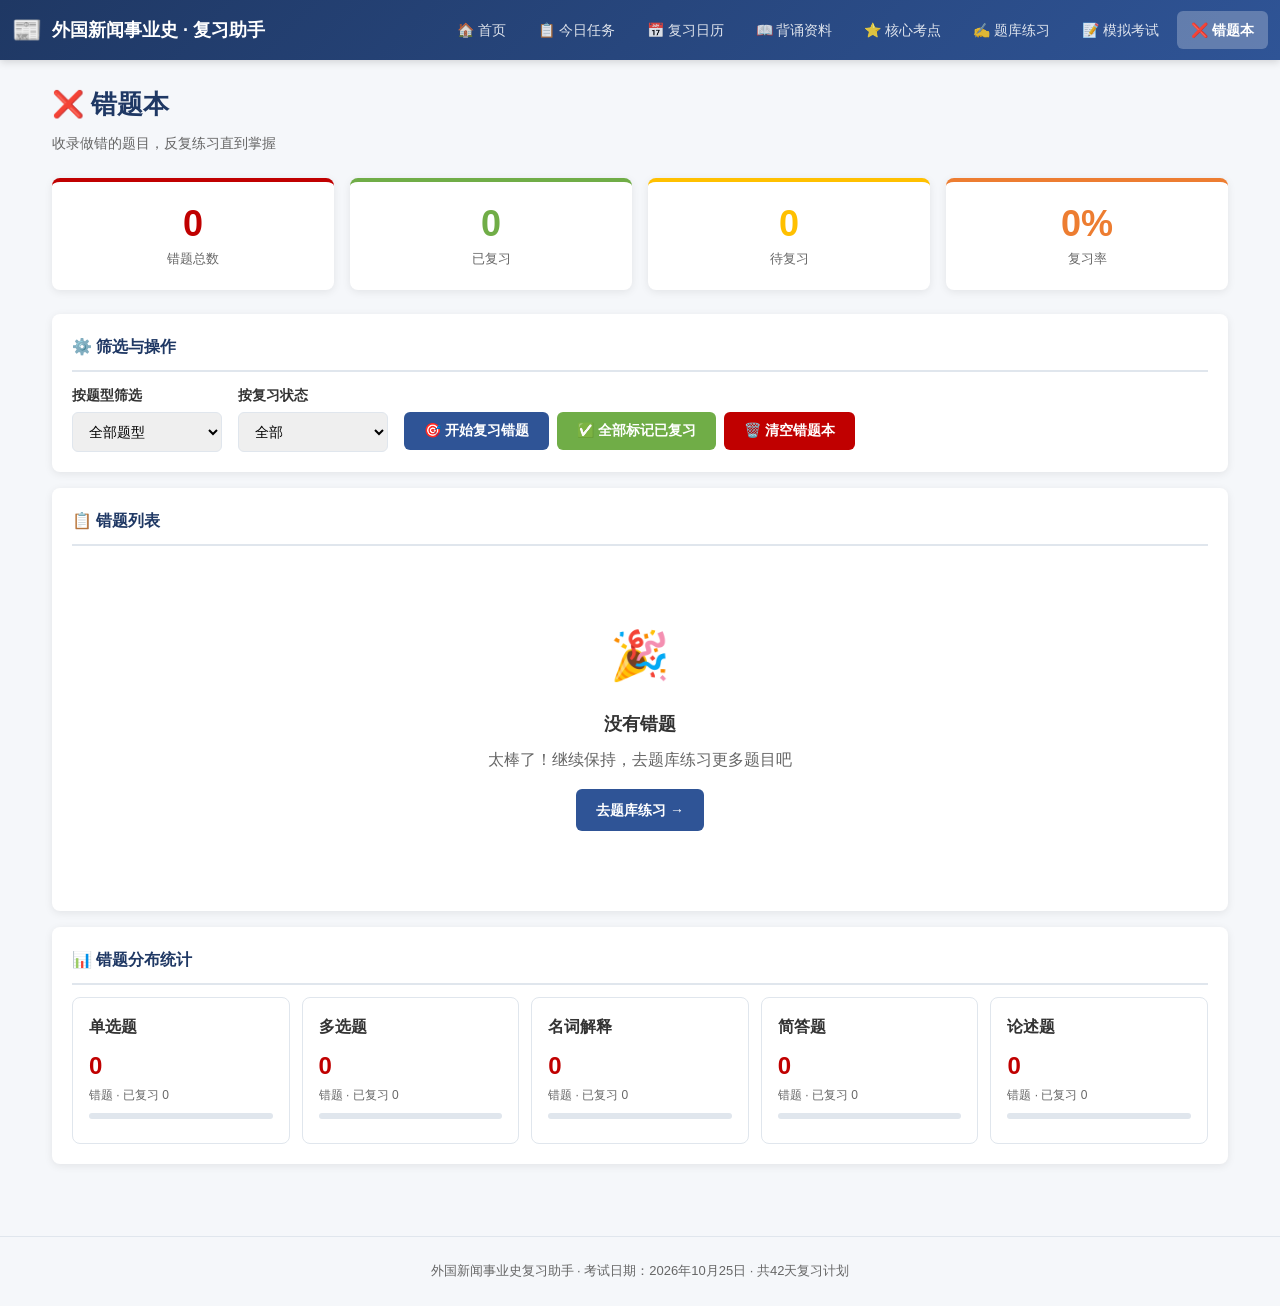
<file: mistakes.html>
<!DOCTYPE html>
<html lang="zh-CN">
<head>
  <meta charset="UTF-8">
  <meta name="viewport" content="width=device-width, initial-scale=1.0">
  <meta name="apple-mobile-web-app-capable" content="yes">
  <meta name="apple-mobile-web-app-status-bar-style" content="black-translucent">
  <meta name="apple-mobile-web-app-title" content="新闻史复习">
  <meta name="mobile-web-app-capable" content="yes">
  <meta name="theme-color" content="#1F3864">
  <meta name="format-detection" content="telephone=no">
  <title>错题本 - 外国新闻事业史复习助手</title>
  <link rel="stylesheet" href="css/style.css">
</head>
<body data-page="mistakes">
<div id="navbar-placeholder"></div>

<div class="container">
  <div class="page-header">
    <h1 class="page-title">❌ 错题本</h1>
    <p class="page-subtitle">收录做错的题目，反复练习直到掌握</p>
  </div>

  <!-- 统计 -->
  <div class="stats-grid">
    <div class="stat-card danger">
      <div class="stat-number" id="total-mistakes">0</div>
      <div class="stat-label">错题总数</div>
    </div>
    <div class="stat-card success">
      <div class="stat-number" id="reviewed-mistakes">0</div>
      <div class="stat-label">已复习</div>
    </div>
    <div class="stat-card warning">
      <div class="stat-number" id="pending-mistakes">0</div>
      <div class="stat-label">待复习</div>
    </div>
    <div class="stat-card accent">
      <div class="stat-number" id="review-rate">0%</div>
      <div class="stat-label">复习率</div>
    </div>
  </div>

  <!-- 操作栏 -->
  <div class="card">
    <div class="card-title">⚙️ 筛选与操作</div>
    <div class="flex gap-16 flex-wrap">
      <div class="form-group" style="margin-bottom: 0; min-width: 150px;">
        <label class="form-label">按题型筛选</label>
        <select class="form-select" id="type-filter" onchange="renderMistakes()">
          <option value="all">全部题型</option>
          <option value="single">单选题</option>
          <option value="multiple">多选题</option>
          <option value="term">名词解释</option>
          <option value="short">简答题</option>
          <option value="essay">论述题</option>
        </select>
      </div>
      <div class="form-group" style="margin-bottom: 0; min-width: 150px;">
        <label class="form-label">按复习状态</label>
        <select class="form-select" id="status-filter" onchange="renderMistakes()">
          <option value="all">全部</option>
          <option value="pending">待复习</option>
          <option value="reviewed">已复习</option>
        </select>
      </div>
      <div class="form-group" style="margin-bottom: 0;">
        <label class="form-label">&nbsp;</label>
        <div class="btn-group">
          <button class="btn btn-primary" onclick="startReview()">🎯 开始复习错题</button>
          <button class="btn btn-success" onclick="markAllReviewed()">✅ 全部标记已复习</button>
          <button class="btn btn-danger" onclick="clearAll()">🗑️ 清空错题本</button>
        </div>
      </div>
    </div>
  </div>

  <!-- 复习模式 -->
  <div id="review-mode" style="display: none;">
    <div class="card">
      <div class="flex-between mb-8">
        <span id="review-progress" class="font-bold">第 1 / 1 题</span>
        <div class="btn-group">
          <button class="btn btn-outline btn-sm" onclick="exitReview()">退出复习</button>
        </div>
      </div>
      <div class="progress-bar"><div class="progress-fill" id="review-progress-bar" style="width: 0%"></div></div>
    </div>

    <div class="question-card">
      <div class="question-meta">
        <span class="badge badge-primary" id="review-type"></span>
        <span class="badge badge-danger" id="review-id"></span>
      </div>
      <div class="question-text" id="review-question"></div>
      <div id="review-options"></div>
      <div id="review-answer" style="display: none; margin-top: 16px;">
        <div class="answer-reveal show">
          <div class="answer-label">✅ 正确答案</div>
          <div id="review-answer-content"></div>
        </div>
      </div>
      <div class="mt-16 flex gap-8">
        <button class="btn btn-primary" onclick="showReviewAnswer()">查看答案</button>
        <button class="btn btn-success" onclick="markCurrentReviewed()">✅ 已掌握，移除</button>
        <button class="btn btn-warning" onclick="nextReviewQuestion()">下一题 →</button>
      </div>
    </div>
  </div>

  <!-- 错题列表 -->
  <div class="card" id="mistakes-list-card">
    <div class="card-title">📋 错题列表</div>
    <div id="mistakes-content"></div>
  </div>

  <!-- 错题统计 -->
  <div class="card">
    <div class="card-title">📊 错题分布统计</div>
    <div id="type-stats"></div>
  </div>
</div>

<div id="footer-placeholder"></div>

<script src="js/data.js"></script>
<script src="js/app.js"></script>
<script>
let reviewList = [];
let reviewIndex = 0;

function updateStats() {
  const mistakes = Store.getMistakes();
  const reviewed = mistakes.filter(m => m.reviewed).length;
  document.getElementById('total-mistakes').textContent = mistakes.length;
  document.getElementById('reviewed-mistakes').textContent = reviewed;
  document.getElementById('pending-mistakes').textContent = mistakes.length - reviewed;
  document.getElementById('review-rate').textContent = mistakes.length > 0 ? Math.round(reviewed / mistakes.length * 100) + '%' : '0%';
}

function getFilteredMistakes() {
  const typeFilter = document.getElementById('type-filter').value;
  const statusFilter = document.getElementById('status-filter').value;
  let mistakes = Store.getMistakes();

  if (typeFilter !== 'all') {
    mistakes = mistakes.filter(m => m.type === typeFilter);
  }
  if (statusFilter === 'pending') {
    mistakes = mistakes.filter(m => !m.reviewed);
  } else if (statusFilter === 'reviewed') {
    mistakes = mistakes.filter(m => m.reviewed);
  }

  return mistakes;
}

function renderMistakes() {
  const mistakes = getFilteredMistakes();
  const container = document.getElementById('mistakes-content');

  if (mistakes.length === 0) {
    container.innerHTML = `
      <div class="empty-state">
        <div class="icon">🎉</div>
        <div class="title">没有错题</div>
        <p>太棒了！继续保持，去题库练习更多题目吧</p>
        <a href="quiz.html" class="btn btn-primary mt-16">去题库练习 →</a>
      </div>
    `;
    renderTypeStats();
    updateStats();
    return;
  }

  let html = '<div class="table-wrapper"><table class="data-table"><thead><tr><th style="width:50px;">序号</th><th style="width:80px;">题型</th><th>题目</th><th style="width:150px;">正确答案</th><th style="width:80px;">状态</th><th style="width:120px;">操作</th></tr></thead><tbody>';

  mistakes.forEach((m, i) => {
    html += `
      <tr class="${m.reviewed ? 'completed' : ''}">
        <td>${i + 1}</td>
        <td><span class="badge badge-${m.type === 'single' ? 'primary' : m.type === 'multiple' ? 'info' : 'warning'}">${QUESTION_TYPE_MAP[m.type]}</span></td>
        <td style="font-size: 13px;">${Utils.escapeHtml(m.question)}</td>
        <td style="font-size: 13px; color: var(--success); font-weight: 600;">${Utils.escapeHtml(m.answer)}</td>
        <td>${m.reviewed ? '<span class="badge badge-success">✅ 已复习</span>' : '<span class="badge badge-warning">⏳ 待复习</span>'}</td>
        <td>
          <div class="btn-group">
            <button class="btn btn-outline btn-sm" onclick="toggleReviewed('${m.type}', ${m.id})">${m.reviewed ? '取消' : '已复习'}</button>
            <button class="btn btn-danger btn-sm" onclick="removeMistake('${m.type}', ${m.id})">删除</button>
          </div>
        </td>
      </tr>
    `;
  });

  html += '</tbody></table></div>';
  container.innerHTML = html;
  renderTypeStats();
  updateStats();
}

function renderTypeStats() {
  const mistakes = Store.getMistakes();
  const types = ['single', 'multiple', 'term', 'short', 'essay'];
  const container = document.getElementById('type-stats');

  let html = '<div style="display: grid; grid-template-columns: repeat(auto-fit, minmax(180px, 1fr)); gap: 12px;">';
  types.forEach(type => {
    const count = mistakes.filter(m => m.type === type).length;
    const reviewed = mistakes.filter(m => m.type === type && m.reviewed).length;
    const maxCount = Math.max(...types.map(t => mistakes.filter(m => m.type === t).length), 1);
    html += `
      <div style="background: var(--card); border: 1px solid var(--border); border-radius: 8px; padding: 16px;">
        <div class="font-bold mb-8">${QUESTION_TYPE_MAP[type]}</div>
        <div style="font-size: 24px; font-weight: 800; color: var(--danger);">${count}</div>
        <div style="font-size: 12px; color: var(--text-light); margin-bottom: 8px;">错题 · 已复习 ${reviewed}</div>
        <div class="progress-bar" style="height: 6px;"><div class="progress-fill danger" style="width: ${count / maxCount * 100}%"></div></div>
      </div>
    `;
  });
  html += '</div>';
  container.innerHTML = html;
}

function toggleReviewed(type, id) {
  Store.markMistakeReviewed(type, id);
  renderMistakes();
}

function removeMistake(type, id) {
  if (Utils.confirm('确定要删除这道错题吗？')) {
    Store.removeMistake(type, id);
    renderMistakes();
    Utils.showToast('已删除', 'success');
  }
}

function markAllReviewed() {
  const mistakes = Store.getMistakes();
  mistakes.forEach(m => m.reviewed = true);
  Store.set('mistakes', mistakes);
  renderMistakes();
  Utils.showToast('已全部标记为已复习', 'success');
}

function clearAll() {
  if (Utils.confirm('确定要清空所有错题吗？此操作不可恢复！')) {
    Store.clearMistakes();
    renderMistakes();
    Utils.showToast('错题本已清空', 'success');
  }
}

// 复习模式
function startReview() {
  reviewList = getFilteredMistakes().filter(m => !m.reviewed);
  if (reviewList.length === 0) {
    reviewList = getFilteredMistakes();
  }
  if (reviewList.length === 0) {
    Utils.showToast('没有可复习的错题', 'warning');
    return;
  }
  reviewIndex = 0;
  document.getElementById('review-mode').style.display = 'block';
  document.getElementById('mistakes-list-card').style.display = 'none';
  showReviewQuestion();
}

function showReviewQuestion() {
  if (reviewIndex >= reviewList.length) {
    Utils.showToast('🎉 复习完成！', 'success');
    exitReview();
    return;
  }

  const m = reviewList[reviewIndex];
  document.getElementById('review-type').textContent = QUESTION_TYPE_MAP[m.type];
  document.getElementById('review-id').textContent = '第' + m.id + '题';
  document.getElementById('review-question').textContent = m.question;
  document.getElementById('review-progress').textContent = `第 ${reviewIndex + 1} / ${reviewList.length} 题`;
  document.getElementById('review-progress-bar').style.width = ((reviewIndex + 1) / reviewList.length * 100) + '%';
  document.getElementById('review-answer').style.display = 'none';

  // 选项
  const optionsArea = document.getElementById('review-options');
  if ((m.type === 'single' || m.type === 'multiple') && m.options && m.options.length > 0) {
    let html = '<div class="options-list">';
    const labels = ['A', 'B', 'C', 'D'];
    m.options.forEach((opt, i) => {
      html += `<div class="option-item"><span class="option-label">${labels[i]}.</span><span>${Utils.escapeHtml(opt)}</span></div>`;
    });
    html += '</div>';
    optionsArea.innerHTML = html;
    optionsArea.style.display = 'block';
  } else {
    optionsArea.style.display = 'none';
  }
}

function showReviewAnswer() {
  const m = reviewList[reviewIndex];
  document.getElementById('review-answer-content').innerHTML = `
    <p style="font-size: 16px; font-weight: 700; color: var(--success);">${Utils.escapeHtml(m.answer)}</p>
  `;
  document.getElementById('review-answer').style.display = 'block';
}

function markCurrentReviewed() {
  const m = reviewList[reviewIndex];
  Store.markMistakeReviewed(m.type, m.id);
  Store.removeMistake(m.type, m.id);
  Utils.showToast('✅ 已掌握，从错题本移除', 'success');
  reviewList.splice(reviewIndex, 1);
  if (reviewIndex >= reviewList.length) {
    reviewIndex = 0;
  }
  if (reviewList.length === 0) {
    Utils.showToast('🎉 所有错题都已掌握！', 'success');
    exitReview();
    return;
  }
  showReviewQuestion();
}

function nextReviewQuestion() {
  reviewIndex++;
  showReviewQuestion();
}

function exitReview() {
  document.getElementById('review-mode').style.display = 'none';
  document.getElementById('mistakes-list-card').style.display = 'block';
  renderMistakes();
}

document.addEventListener('DOMContentLoaded', renderMistakes);
</script>
</body>
</html>
</file>
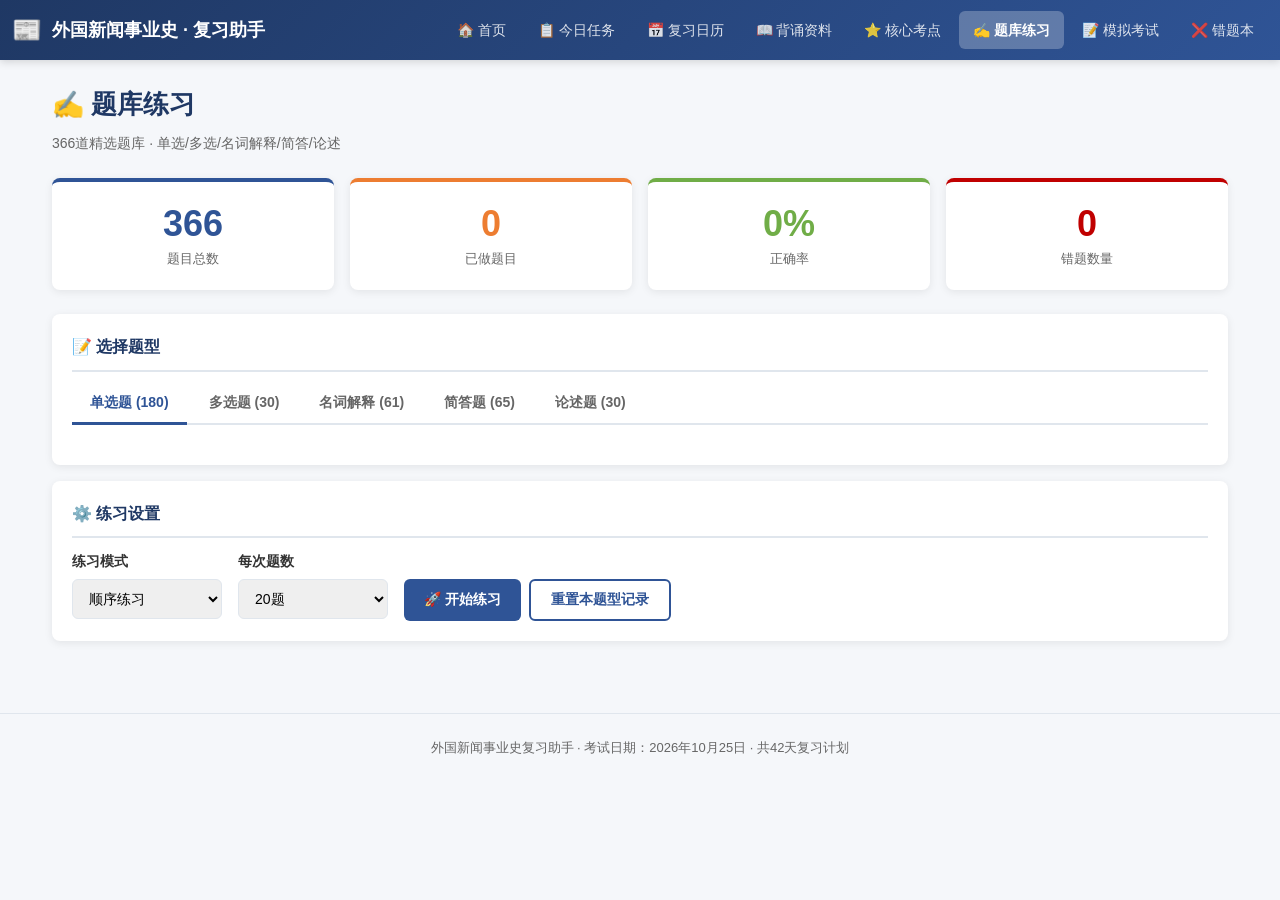
<file: quiz.html>
<!DOCTYPE html>
<html lang="zh-CN">
<head>
  <meta charset="UTF-8">
  <meta name="viewport" content="width=device-width, initial-scale=1.0">
  <meta name="apple-mobile-web-app-capable" content="yes">
  <meta name="apple-mobile-web-app-status-bar-style" content="black-translucent">
  <meta name="apple-mobile-web-app-title" content="新闻史复习">
  <meta name="mobile-web-app-capable" content="yes">
  <meta name="theme-color" content="#1F3864">
  <meta name="format-detection" content="telephone=no">
  <title>题库练习 - 外国新闻事业史复习助手</title>
  <link rel="stylesheet" href="css/style.css">
</head>
<body data-page="quiz">
<div id="navbar-placeholder"></div>

<div class="container">
  <div class="page-header">
    <h1 class="page-title">✍️ 题库练习</h1>
    <p class="page-subtitle">366道精选题库 · 单选/多选/名词解释/简答/论述</p>
  </div>

  <!-- 统计 -->
  <div class="stats-grid">
    <div class="stat-card">
      <div class="stat-number">366</div>
      <div class="stat-label">题目总数</div>
    </div>
    <div class="stat-card accent">
      <div class="stat-number" id="done-count">0</div>
      <div class="stat-label">已做题目</div>
    </div>
    <div class="stat-card success">
      <div class="stat-number" id="correct-rate">0%</div>
      <div class="stat-label">正确率</div>
    </div>
    <div class="stat-card danger">
      <div class="stat-number" id="mistake-count">0</div>
      <div class="stat-label">错题数量</div>
    </div>
  </div>

  <!-- 题型选择 -->
  <div class="card">
    <div class="card-title">📝 选择题型</div>
    <div class="tabs" id="type-tabs">
      <button class="tab active" onclick="switchType('single')">单选题 (180)</button>
      <button class="tab" onclick="switchType('multiple')">多选题 (30)</button>
      <button class="tab" onclick="switchType('term')">名词解释 (61)</button>
      <button class="tab" onclick="switchType('short')">简答题 (65)</button>
      <button class="tab" onclick="switchType('essay')">论述题 (30)</button>
    </div>
  </div>

  <!-- 练习设置 -->
  <div class="card">
    <div class="card-title">⚙️ 练习设置</div>
    <div class="flex gap-16 flex-wrap">
      <div class="form-group" style="margin-bottom: 0; min-width: 150px;">
        <label class="form-label">练习模式</label>
        <select class="form-select" id="practice-mode">
          <option value="sequential">顺序练习</option>
          <option value="random">随机练习</option>
          <option value="wrong">错题重练</option>
          <option value="undone">未做题</option>
        </select>
      </div>
      <div class="form-group" style="margin-bottom: 0; min-width: 150px;">
        <label class="form-label">每次题数</label>
        <select class="form-select" id="batch-size">
          <option value="10">10题</option>
          <option value="20" selected>20题</option>
          <option value="50">50题</option>
          <option value="999">全部</option>
        </select>
      </div>
      <div class="form-group" style="margin-bottom: 0;">
        <label class="form-label">&nbsp;</label>
        <div class="btn-group">
          <button class="btn btn-primary" onclick="startPractice()">🚀 开始练习</button>
          <button class="btn btn-outline" onclick="resetTypeProgress()">重置本题型记录</button>
        </div>
      </div>
    </div>
  </div>

  <!-- 练习区域 -->
  <div id="practice-area" style="display: none;">
    <!-- 进度条 -->
    <div class="card">
      <div class="flex-between mb-8">
        <span id="progress-text" class="font-bold">第 1 / 20 题</span>
        <div class="flex gap-8">
          <span class="badge badge-success" id="correct-badge">正确: 0</span>
          <span class="badge badge-danger" id="wrong-badge">错误: 0</span>
        </div>
      </div>
      <div class="progress-bar"><div class="progress-fill" id="practice-progress" style="width: 5%"></div></div>
    </div>

    <!-- 题目卡片 -->
    <div class="question-card" id="question-card">
      <div class="question-meta">
        <span class="badge badge-primary" id="q-type"></span>
        <span class="badge badge-info" id="q-id"></span>
      </div>
      <div class="question-text" id="q-text"></div>
      <div id="q-options"></div>
      <div id="q-answer-area" style="display: none;">
        <div class="answer-reveal show">
          <div class="answer-label">✅ 正确答案</div>
          <div id="q-correct-answer"></div>
        </div>
        <div class="mt-16" id="q-user-answer-area" style="display: none;">
          <div style="padding: 12px; background: #FFF3E0; border-left: 4px solid var(--accent); border-radius: 0 6px 6px 0;">
            <strong style="color: var(--accent);">你的回答：</strong>
            <span id="q-user-answer"></span>
          </div>
        </div>
      </div>
      <div class="mt-16 flex gap-8 flex-wrap" id="q-actions">
        <button class="btn btn-primary" onclick="submitAnswer()" id="submit-btn">提交答案</button>
        <button class="btn btn-outline" onclick="showAnswer()">查看答案</button>
        <button class="btn btn-success" onclick="nextQuestion()" id="next-btn" style="display: none;">下一题 →</button>
        <button class="btn btn-danger" onclick="addToMistakes()" id="mistake-btn" style="display: none;">❌ 加入错题本</button>
      </div>
    </div>

    <!-- 主观题输入 -->
    <div class="card" id="subjective-area" style="display: none;">
      <div class="form-group">
        <label class="form-label">你的回答（主观题请自行对照答案评分）</label>
        <textarea class="form-textarea" id="subjective-answer" placeholder="在此输入你的回答..."></textarea>
      </div>
    </div>
  </div>

  <!-- 完成总结 -->
  <div id="summary-area" style="display: none;">
    <div class="card text-center" style="padding: 40px;">
      <div style="font-size: 48px; margin-bottom: 16px;">🎉</div>
      <h2 style="color: var(--primary-dark); margin-bottom: 16px;">练习完成！</h2>
      <div class="stats-grid" style="max-width: 500px; margin: 0 auto 24px;">
        <div class="stat-card">
          <div class="stat-number" id="sum-total">0</div>
          <div class="stat-label">总题数</div>
        </div>
        <div class="stat-card success">
          <div class="stat-number" id="sum-correct">0</div>
          <div class="stat-label">正确</div>
        </div>
        <div class="stat-card danger">
          <div class="stat-number" id="sum-wrong">0</div>
          <div class="stat-label">错误</div>
        </div>
        <div class="stat-card accent">
          <div class="stat-number" id="sum-rate">0%</div>
          <div class="stat-label">正确率</div>
        </div>
      </div>
      <div class="btn-group" style="justify-content: center;">
        <button class="btn btn-primary" onclick="startPractice()">🔄 再练一组</button>
        <a href="mistakes.html" class="btn btn-danger">❌ 查看错题本</a>
        <button class="btn btn-outline" onclick="backToSetup()">返回设置</button>
      </div>
    </div>
  </div>
</div>

<div id="footer-placeholder"></div>

<script src="js/data.js"></script>
<script src="js/app.js"></script>
<script>
let currentType = 'single';
let questionList = [];
let currentIndex = 0;
let correctCount = 0;
let wrongCount = 0;
let userAnswers = [];
let isAnswered = false;

function updateStats() {
  const records = Store.getQuizRecords();
  const done = Object.keys(records).length;
  document.getElementById('done-count').textContent = done;

  // 正确率
  let correct = 0, total = 0;
  Object.values(records).forEach(r => {
    if (r.correct !== undefined) {
      total++;
      if (r.correct) correct++;
    }
  });
  document.getElementById('correct-rate').textContent = total > 0 ? Math.round(correct / total * 100) + '%' : '0%';
  document.getElementById('mistake-count').textContent = Store.getMistakes().length;
}

function switchType(type) {
  currentType = type;
  document.querySelectorAll('#type-tabs .tab').forEach(t => t.classList.remove('active'));
  event.target.classList.add('active');
  backToSetup();
}

function startPractice() {
  const mode = document.getElementById('practice-mode').value;
  const batchSize = parseInt(document.getElementById('batch-size').value);
  let allQuestions = APP_DATA.questions[currentType] || [];

  // 按模式筛选
  if (mode === 'random') {
    questionList = Utils.shuffle(allQuestions);
  } else if (mode === 'wrong') {
    const mistakes = Store.getMistakes().filter(m => m.type === currentType);
    const wrongIds = mistakes.map(m => m.id);
    questionList = allQuestions.filter(q => wrongIds.includes(q.id));
    if (questionList.length === 0) {
      Utils.showToast('该题型暂无错题', 'warning');
      return;
    }
  } else if (mode === 'undone') {
    const records = Store.getQuizRecords();
    questionList = allQuestions.filter(q => !records[currentType + '_' + q.id]);
    if (questionList.length === 0) {
      Utils.showToast('该题型已全部做完！', 'success');
      return;
    }
  } else {
    questionList = [...allQuestions];
  }

  // 限制数量
  if (questionList.length > batchSize) {
    questionList = questionList.slice(0, batchSize);
  }

  currentIndex = 0;
  correctCount = 0;
  wrongCount = 0;
  userAnswers = [];
  isAnswered = false;

  document.getElementById('practice-area').style.display = 'block';
  document.getElementById('summary-area').style.display = 'none';
  showQuestion();
}

function showQuestion() {
  if (currentIndex >= questionList.length) {
    showSummary();
    return;
  }

  const q = questionList[currentIndex];
  isAnswered = false;

  document.getElementById('q-type').textContent = QUESTION_TYPE_MAP[currentType];
  document.getElementById('q-id').textContent = '第' + q.id + '题';
  document.getElementById('q-text').textContent = q.question;
  document.getElementById('progress-text').textContent = `第 ${currentIndex + 1} / ${questionList.length} 题`;
  document.getElementById('practice-progress').style.width = ((currentIndex + 1) / questionList.length * 100) + '%';
  document.getElementById('correct-badge').textContent = '正确: ' + correctCount;
  document.getElementById('wrong-badge').textContent = '错误: ' + wrongCount;

  // 选项区域
  const optionsArea = document.getElementById('q-options');
  const subjectiveArea = document.getElementById('subjective-area');
  const answerArea = document.getElementById('q-answer-area');
  const submitBtn = document.getElementById('submit-btn');
  const nextBtn = document.getElementById('next-btn');
  const mistakeBtn = document.getElementById('mistake-btn');

  answerArea.style.display = 'none';
  nextBtn.style.display = 'none';
  mistakeBtn.style.display = 'none';
  submitBtn.style.display = 'inline-flex';

  if (currentType === 'single' || currentType === 'multiple') {
    subjectiveArea.style.display = 'none';
    optionsArea.style.display = 'block';
    let html = '<div class="options-list">';
    const labels = ['A', 'B', 'C', 'D'];
    q.options.forEach((opt, i) => {
      html += `
        <div class="option-item" data-index="${i}" onclick="selectOption(${i})">
          <span class="option-label">${labels[i]}.</span>
          <span>${Utils.escapeHtml(opt)}</span>
        </div>
      `;
    });
    html += '</div>';
    if (currentType === 'multiple') {
      html += '<div style="margin-top: 8px; font-size: 12px; color: var(--text-light);">💡 多选题，请选择所有正确选项</div>';
    }
    optionsArea.innerHTML = html;
  } else {
    optionsArea.style.display = 'none';
    subjectiveArea.style.display = 'block';
    document.getElementById('subjective-answer').value = '';
  }
}

let selectedOptions = [];

function selectOption(index) {
  if (isAnswered) return;
  if (currentType === 'single') {
    selectedOptions = [index];
    document.querySelectorAll('.option-item').forEach((el, i) => {
      el.classList.toggle('selected', i === index);
    });
  } else {
    if (selectedOptions.includes(index)) {
      selectedOptions = selectedOptions.filter(i => i !== index);
    } else {
      selectedOptions.push(index);
    }
    document.querySelectorAll('.option-item').forEach((el, i) => {
      el.classList.toggle('selected', selectedOptions.includes(i));
    });
  }
}

function submitAnswer() {
  const q = questionList[currentIndex];
  let userAnswer = '';
  let isCorrect = false;

  if (currentType === 'single' || currentType === 'multiple') {
    if (selectedOptions.length === 0) {
      Utils.showToast('请先选择答案', 'warning');
      return;
    }
    const labels = ['A', 'B', 'C', 'D'];
    userAnswer = selectedOptions.sort().map(i => labels[i]).join('');
    const correctAnswer = q.answer.replace(/[^A-D]/g, '').split('').sort().join('');
    isCorrect = userAnswer === correctAnswer;

    // 显示选项对错
    document.querySelectorAll('.option-item').forEach((el, i) => {
      el.classList.remove('selected');
      const labels = ['A', 'B', 'C', 'D'];
      if (q.answer.includes(labels[i])) {
        el.classList.add('correct');
      }
      if (selectedOptions.includes(i) && !q.answer.includes(labels[i])) {
        el.classList.add('wrong');
      }
    });
  } else {
    userAnswer = document.getElementById('subjective-answer').value.trim();
    if (!userAnswer) {
      // 主观题未填写也可以查看答案
      isCorrect = null;
    } else {
      isCorrect = null; // 主观题不自动判分
    }
  }

  isAnswered = true;
  if (isCorrect === true) correctCount++;
  if (isCorrect === false) wrongCount++;

  // 保存记录
  Store.setQuizRecord(currentType, q.id, {
    answer: userAnswer,
    correct: isCorrect,
    time: new Date().toISOString()
  });

  // 显示答案
  document.getElementById('q-correct-answer').innerHTML = `
    <p style="font-size: 16px; font-weight: 700; color: var(--success);">${Utils.escapeHtml(q.answer)}</p>
    ${q.answer_detail ? `<p style="margin-top: 8px; color: #555;">${Utils.escapeHtml(q.answer_detail)}</p>` : ''}
  `;
  document.getElementById('q-answer-area').style.display = 'block';

  if (userAnswer) {
    document.getElementById('q-user-answer-area').style.display = 'block';
    document.getElementById('q-user-answer').textContent = userAnswer;
  }

  document.getElementById('submit-btn').style.display = 'none';
  document.getElementById('next-btn').style.display = 'inline-flex';
  if (isCorrect === false || currentType !== 'single' && currentType !== 'multiple') {
    document.getElementById('mistake-btn').style.display = 'inline-flex';
  }

  document.getElementById('correct-badge').textContent = '正确: ' + correctCount;
  document.getElementById('wrong-badge').textContent = '错误: ' + wrongCount;

  updateStats();
}

function showAnswer() {
  const q = questionList[currentIndex];
  document.getElementById('q-correct-answer').innerHTML = `
    <p style="font-size: 16px; font-weight: 700; color: var(--success);">${Utils.escapeHtml(q.answer)}</p>
  `;
  document.getElementById('q-answer-area').style.display = 'block';
  document.getElementById('mistake-btn').style.display = 'inline-flex';
}

function addToMistakes() {
  const q = questionList[currentIndex];
  Store.addMistake({
    type: currentType,
    id: q.id,
    question: q.question,
    answer: q.answer,
    options: q.options || []
  });
  Utils.showToast('已加入错题本', 'success');
  document.getElementById('mistake-btn').style.display = 'none';
  updateStats();
}

function nextQuestion() {
  currentIndex++;
  selectedOptions = [];
  showQuestion();
}

function showSummary() {
  document.getElementById('practice-area').style.display = 'none';
  document.getElementById('summary-area').style.display = 'block';
  document.getElementById('sum-total').textContent = questionList.length;
  document.getElementById('sum-correct').textContent = correctCount;
  document.getElementById('sum-wrong').textContent = wrongCount;
  const answered = correctCount + wrongCount;
  document.getElementById('sum-rate').textContent = answered > 0 ? Math.round(correctCount / answered * 100) + '%' : '-';
}

function backToSetup() {
  document.getElementById('practice-area').style.display = 'none';
  document.getElementById('summary-area').style.display = 'none';
}

function resetTypeProgress() {
  if (Utils.confirm(`确定要重置「${QUESTION_TYPE_MAP[currentType]}」的所有答题记录吗？`)) {
    const records = Store.getQuizRecords();
    Object.keys(records).forEach(key => {
      if (key.startsWith(currentType + '_')) {
        delete records[key];
      }
    });
    Store.set('quiz_records', records);
    updateStats();
    Utils.showToast('已重置本题型记录', 'success');
  }
}

document.addEventListener('DOMContentLoaded', updateStats);
</script>
</body>
</html>
</file>
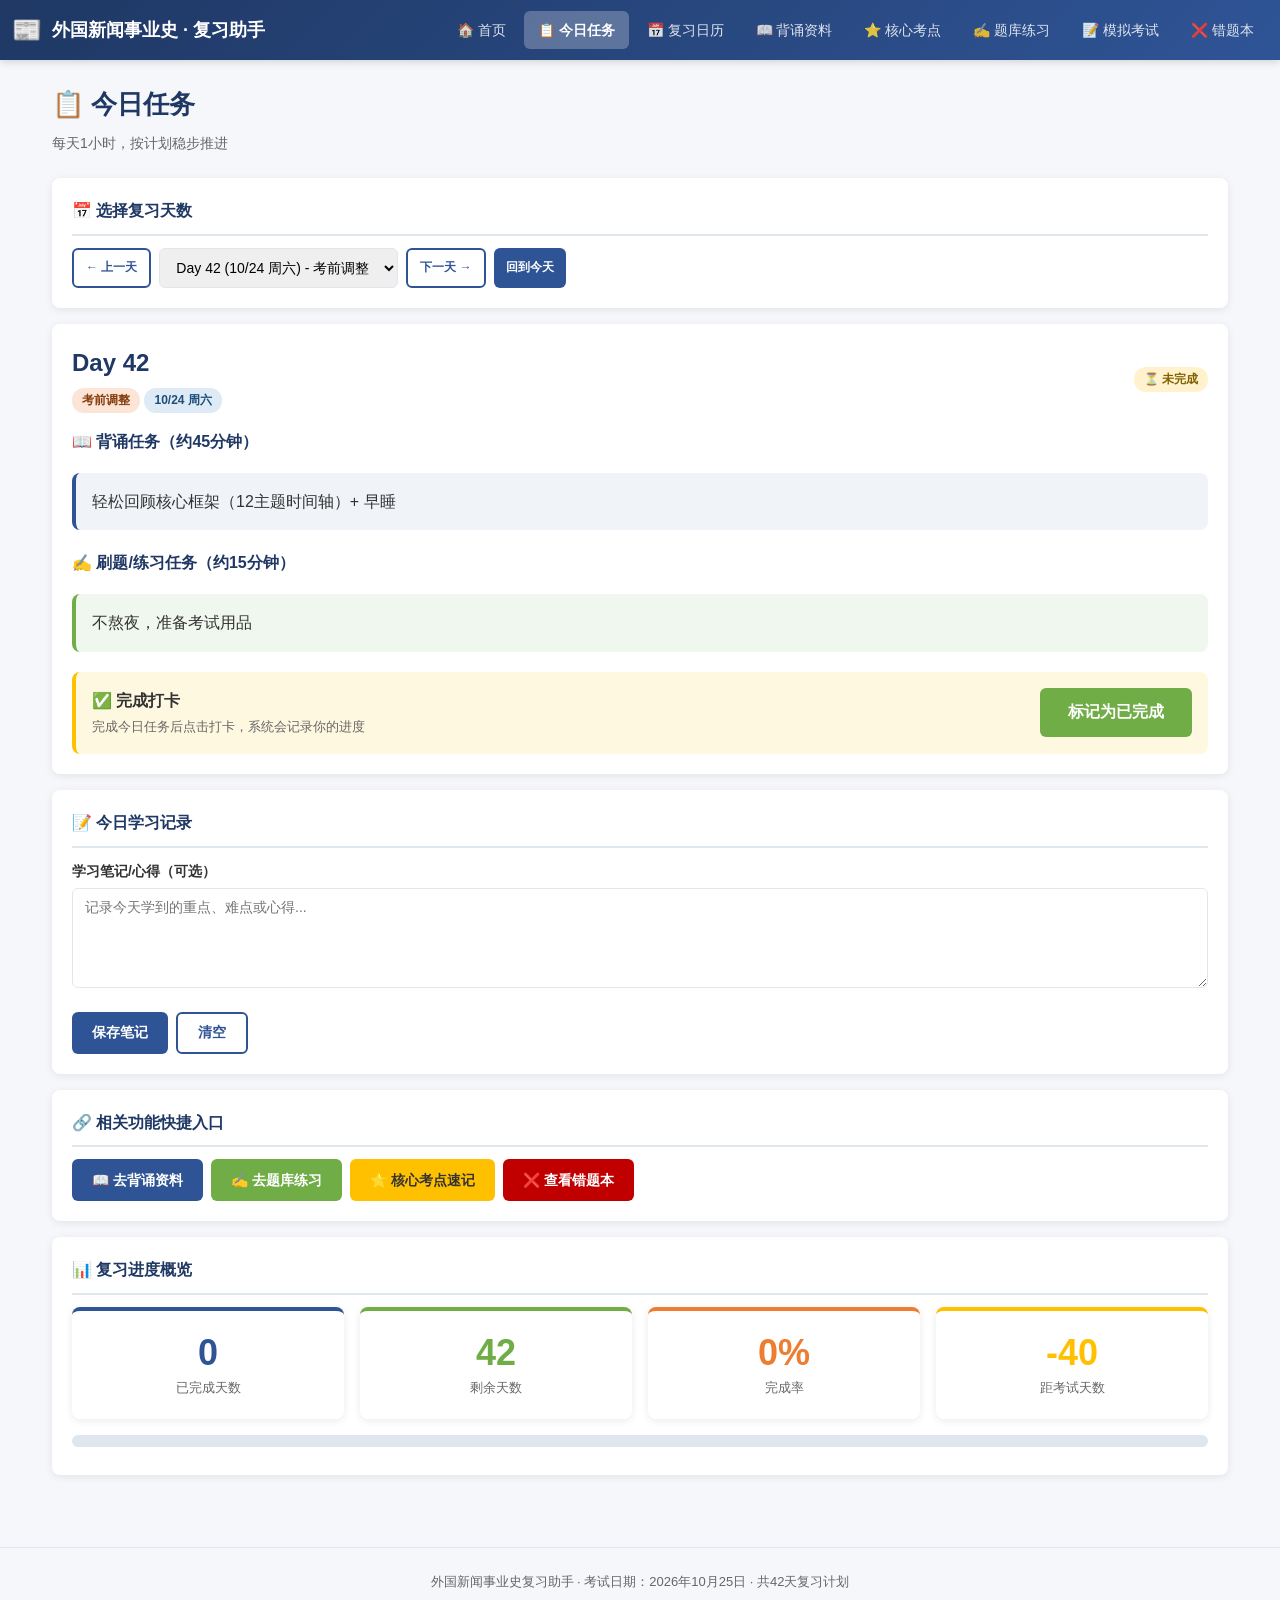
<file: today.html>
<!DOCTYPE html>
<html lang="zh-CN">
<head>
  <meta charset="UTF-8">
  <meta name="viewport" content="width=device-width, initial-scale=1.0">
  <meta name="apple-mobile-web-app-capable" content="yes">
  <meta name="apple-mobile-web-app-status-bar-style" content="black-translucent">
  <meta name="apple-mobile-web-app-title" content="新闻史复习">
  <meta name="mobile-web-app-capable" content="yes">
  <meta name="theme-color" content="#1F3864">
  <meta name="format-detection" content="telephone=no">
  <title>今日任务 - 外国新闻事业史复习助手</title>
  <link rel="stylesheet" href="css/style.css">
</head>
<body data-page="today">
<div id="navbar-placeholder"></div>

<div class="container">
  <div class="page-header">
    <h1 class="page-title">📋 今日任务</h1>
    <p class="page-subtitle">每天1小时，按计划稳步推进</p>
  </div>

  <!-- 天数选择 -->
  <div class="card">
    <div class="card-title">📅 选择复习天数</div>
    <div class="flex gap-8 flex-wrap">
      <button class="btn btn-outline btn-sm" onclick="goDay(-1)">← 上一天</button>
      <select class="form-select" id="day-select" style="width: auto; min-width: 160px;" onchange="switchDay(this.value)"></select>
      <button class="btn btn-outline btn-sm" onclick="goDay(1)">下一天 →</button>
      <button class="btn btn-primary btn-sm" onclick="goToday()">回到今天</button>
    </div>
  </div>

  <!-- 任务详情 -->
  <div class="card" id="task-detail">
    <div class="flex-between mb-16">
      <div>
        <h2 style="color: var(--primary-dark); margin-bottom: 4px;" id="task-title">Day --</h2>
        <div>
          <span class="badge" id="task-phase"></span>
          <span class="badge badge-info" id="task-date"></span>
        </div>
      </div>
      <div id="task-status-badge"></div>
    </div>

    <!-- 背诵任务 -->
    <div style="margin-bottom: 20px;">
      <div class="card-title" style="border-bottom: none; margin-bottom: 8px;">📖 背诵任务（约45分钟）</div>
      <div style="padding: 16px; background: #F0F4F8; border-radius: 8px; border-left: 4px solid var(--primary);" id="task-recite"></div>
    </div>

    <!-- 刷题任务 -->
    <div style="margin-bottom: 20px;">
      <div class="card-title" style="border-bottom: none; margin-bottom: 8px;">✍️ 刷题/练习任务（约15分钟）</div>
      <div style="padding: 16px; background: #F0F7EE; border-radius: 8px; border-left: 4px solid var(--success);" id="task-practice"></div>
    </div>

    <!-- 完成打卡 -->
    <div style="padding: 16px; background: #FFF8E1; border-radius: 8px; border-left: 4px solid var(--warning);">
      <div class="flex-between">
        <div>
          <strong>✅ 完成打卡</strong>
          <p style="color: var(--text-light); font-size: 13px; margin: 4px 0 0;">完成今日任务后点击打卡，系统会记录你的进度</p>
        </div>
        <button class="btn btn-success btn-lg" id="complete-btn" onclick="toggleComplete()">
          标记为已完成
        </button>
      </div>
    </div>
  </div>

  <!-- 学习记录 -->
  <div class="card">
    <div class="card-title">📝 今日学习记录</div>
    <div class="form-group">
      <label class="form-label">学习笔记/心得（可选）</label>
      <textarea class="form-textarea" id="study-note" placeholder="记录今天学到的重点、难点或心得..."></textarea>
    </div>
    <div class="flex gap-8">
      <button class="btn btn-primary" onclick="saveNote()">保存笔记</button>
      <button class="btn btn-outline" onclick="clearNote()">清空</button>
    </div>
  </div>

  <!-- 快捷跳转 -->
  <div class="card">
    <div class="card-title">🔗 相关功能快捷入口</div>
    <div class="btn-group">
      <a href="materials.html" class="btn btn-primary">📖 去背诵资料</a>
      <a href="quiz.html" class="btn btn-success">✍️ 去题库练习</a>
      <a href="keypoints.html" class="btn btn-warning">⭐ 核心考点速记</a>
      <a href="mistakes.html" class="btn btn-danger">❌ 查看错题本</a>
    </div>
  </div>

  <!-- 进度概览 -->
  <div class="card">
    <div class="card-title">📊 复习进度概览</div>
    <div class="stats-grid" style="margin-bottom: 0;">
      <div class="stat-card">
        <div class="stat-number" id="stat-completed">0</div>
        <div class="stat-label">已完成天数</div>
      </div>
      <div class="stat-card success">
        <div class="stat-number" id="stat-remaining">42</div>
        <div class="stat-label">剩余天数</div>
      </div>
      <div class="stat-card accent">
        <div class="stat-number" id="stat-rate">0%</div>
        <div class="stat-label">完成率</div>
      </div>
      <div class="stat-card warning">
        <div class="stat-number" id="stat-days-left">--</div>
        <div class="stat-label">距考试天数</div>
      </div>
    </div>
    <div class="mt-16">
      <div class="progress-bar"><div class="progress-fill" id="overall-progress" style="width: 0%"></div></div>
    </div>
  </div>
</div>

<div id="footer-placeholder"></div>

<script src="js/data.js"></script>
<script src="js/app.js"></script>
<script>
let currentDay = Utils.getCurrentDay();

function initDaySelect() {
  const select = document.getElementById('day-select');
  for (let i = 1; i <= 42; i++) {
    const plan = APP_DATA.plan[i-1];
    const opt = document.createElement('option');
    opt.value = i;
    opt.textContent = `Day ${i} (${plan.date} ${plan.weekday}) - ${plan.phase}`;
    select.appendChild(opt);
  }
  select.value = currentDay;
}

function switchDay(day) {
  currentDay = parseInt(day);
  renderTask();
}

function goDay(offset) {
  const newDay = currentDay + offset;
  if (newDay >= 1 && newDay <= 42) {
    currentDay = newDay;
    document.getElementById('day-select').value = currentDay;
    renderTask();
  }
}

function goToday() {
  currentDay = Utils.getCurrentDay();
  document.getElementById('day-select').value = currentDay;
  renderTask();
}

function renderTask() {
  const plan = APP_DATA.plan[currentDay - 1];
  if (!plan) return;

  document.getElementById('task-title').textContent = `Day ${currentDay}`;
  document.getElementById('task-date').textContent = `${plan.date} ${plan.weekday}`;

  const phaseBadge = document.getElementById('task-phase');
  phaseBadge.textContent = plan.phase;
  const phaseColors = {'基础梳理': 'badge-primary', '强化刷题': 'badge-success', '模考冲刺': 'badge-warning', '考前调整': 'badge-danger'};
  phaseBadge.className = 'badge ' + (phaseColors[plan.phase] || 'badge-primary');

  document.getElementById('task-recite').textContent = plan.recite;
  document.getElementById('task-practice').textContent = plan.practice;

  // 完成状态
  const isCompleted = Store.isDayCompleted(currentDay);
  const btn = document.getElementById('complete-btn');
  const statusBadge = document.getElementById('task-status-badge');
  if (isCompleted) {
    btn.textContent = '✅ 已完成（点击取消）';
    btn.className = 'btn btn-outline btn-lg';
    statusBadge.innerHTML = '<span class="badge badge-success">✅ 已完成</span>';
  } else {
    btn.textContent = '标记为已完成';
    btn.className = 'btn btn-success btn-lg';
    statusBadge.innerHTML = '<span class="badge badge-warning">⏳ 未完成</span>';
  }

  // 加载笔记
  const notes = Store.get('study_notes', {});
  document.getElementById('study-note').value = notes[currentDay] || '';

  updateStats();
}

function toggleComplete() {
  const isCompleted = Store.isDayCompleted(currentDay);
  Store.setDayCompleted(currentDay, !isCompleted);
  if (!isCompleted) {
    Utils.showToast('🎉 恭喜完成 Day ' + currentDay + '！继续加油！', 'success');
  } else {
    Utils.showToast('已取消完成标记', 'info');
  }
  renderTask();
}

function saveNote() {
  const note = document.getElementById('study-note').value;
  const notes = Store.get('study_notes', {});
  notes[currentDay] = note;
  Store.set('study_notes', notes);
  Utils.showToast('笔记已保存', 'success');
}

function clearNote() {
  document.getElementById('study-note').value = '';
  saveNote();
}

function updateStats() {
  const progress = Store.getPlanProgress();
  const completed = Object.values(progress).filter(v => v).length;
  document.getElementById('stat-completed').textContent = completed;
  document.getElementById('stat-remaining').textContent = 42 - completed;
  document.getElementById('stat-rate').textContent = Math.round(completed / 42 * 100) + '%';
  document.getElementById('stat-days-left').textContent = Utils.daysUntilExam();
  document.getElementById('overall-progress').style.width = Math.round(completed / 42 * 100) + '%';
}

document.addEventListener('DOMContentLoaded', function() {
  initDaySelect();
  renderTask();
});
</script>
</body>
</html>
</file>
<file: css/style.css>
/* 外国新闻事业史复习应用 - 公共样式 */
:root {
  --primary: #2F5496;
  --primary-light: #4472C4;
  --primary-dark: #1F3864;
  --accent: #ED7D31;
  --success: #70AD47;
  --warning: #FFC000;
  --danger: #C00000;
  --bg: #F5F7FA;
  --card: #FFFFFF;
  --text: #333333;
  --text-light: #666666;
  --border: #E0E6ED;
  --phase1: #D6E4F0;
  --phase2: #E2EFDA;
  --phase3: #FFF2CC;
  --phase4: #FCE4D6;
  --shadow: 0 2px 8px rgba(0,0,0,0.08);
  --shadow-hover: 0 4px 16px rgba(0,0,0,0.12);
  --radius: 8px;
}

* { margin: 0; padding: 0; box-sizing: border-box; }

body {
  font-family: -apple-system, BlinkMacSystemFont, "Segoe UI", "Microsoft YaHei", sans-serif;
  background: var(--bg);
  color: var(--text);
  line-height: 1.6;
  min-height: 100vh;
}

/* ===== 顶部导航 ===== */
.navbar {
  background: linear-gradient(135deg, var(--primary-dark), var(--primary));
  color: white;
  padding: 0 24px;
  height: 60px;
  display: flex;
  align-items: center;
  justify-content: space-between;
  position: sticky;
  top: 0;
  z-index: 100;
  box-shadow: 0 2px 8px rgba(0,0,0,0.15);
}

.navbar-brand {
  font-size: 18px;
  font-weight: 700;
  display: flex;
  align-items: center;
  gap: 10px;
  text-decoration: none;
  color: white;
}

.navbar-brand .icon { font-size: 24px; }

.navbar-menu {
  display: flex;
  gap: 4px;
  list-style: none;
  flex-wrap: wrap;
}

.navbar-menu a {
  color: rgba(255,255,255,0.85);
  text-decoration: none;
  padding: 8px 14px;
  border-radius: 6px;
  font-size: 14px;
  transition: all 0.2s;
  display: flex;
  align-items: center;
  gap: 6px;
}

.navbar-menu a:hover, .navbar-menu a.active {
  background: rgba(255,255,255,0.15);
  color: white;
}

.navbar-menu a.active {
  background: rgba(255,255,255,0.25);
  font-weight: 600;
}

/* ===== 主内容区 ===== */
.container {
  max-width: 1200px;
  margin: 0 auto;
  padding: 24px;
}

.page-header {
  margin-bottom: 24px;
}

.page-title {
  font-size: 26px;
  font-weight: 700;
  color: var(--primary-dark);
  margin-bottom: 6px;
}

.page-subtitle {
  color: var(--text-light);
  font-size: 14px;
}

/* ===== 卡片 ===== */
.card {
  background: var(--card);
  border-radius: var(--radius);
  box-shadow: var(--shadow);
  padding: 20px;
  margin-bottom: 16px;
  transition: box-shadow 0.2s;
}

.card:hover { box-shadow: var(--shadow-hover); }

.card-title {
  font-size: 16px;
  font-weight: 700;
  color: var(--primary-dark);
  margin-bottom: 12px;
  padding-bottom: 10px;
  border-bottom: 2px solid var(--border);
  display: flex;
  align-items: center;
  gap: 8px;
}

/* ===== 统计卡片网格 ===== */
.stats-grid {
  display: grid;
  grid-template-columns: repeat(auto-fit, minmax(200px, 1fr));
  gap: 16px;
  margin-bottom: 24px;
}

.stat-card {
  background: var(--card);
  border-radius: var(--radius);
  box-shadow: var(--shadow);
  padding: 20px;
  text-align: center;
  border-top: 4px solid var(--primary);
  transition: transform 0.2s, box-shadow 0.2s;
}

.stat-card:hover {
  transform: translateY(-2px);
  box-shadow: var(--shadow-hover);
}

.stat-card.accent { border-top-color: var(--accent); }
.stat-card.success { border-top-color: var(--success); }
.stat-card.warning { border-top-color: var(--warning); }
.stat-card.danger { border-top-color: var(--danger); }

.stat-number {
  font-size: 36px;
  font-weight: 800;
  color: var(--primary);
  line-height: 1.2;
}

.stat-card.accent .stat-number { color: var(--accent); }
.stat-card.success .stat-number { color: var(--success); }
.stat-card.warning .stat-number { color: var(--warning); }
.stat-card.danger .stat-number { color: var(--danger); }

.stat-label {
  font-size: 13px;
  color: var(--text-light);
  margin-top: 4px;
}

/* ===== 进度条 ===== */
.progress-bar {
  background: var(--border);
  border-radius: 10px;
  height: 12px;
  overflow: hidden;
  margin: 8px 0;
}

.progress-fill {
  height: 100%;
  background: linear-gradient(90deg, var(--primary-light), var(--primary));
  border-radius: 10px;
  transition: width 0.5s ease;
}

.progress-fill.success { background: linear-gradient(90deg, #92D050, var(--success)); }
.progress-fill.warning { background: linear-gradient(90deg, #FFD966, var(--warning)); }
.progress-fill.danger { background: linear-gradient(90deg, #FF6B6B, var(--danger)); }

/* ===== 按钮 ===== */
.btn {
  display: inline-flex;
  align-items: center;
  gap: 6px;
  padding: 10px 20px;
  border: none;
  border-radius: 6px;
  font-size: 14px;
  font-weight: 600;
  cursor: pointer;
  transition: all 0.2s;
  text-decoration: none;
}

.btn-primary { background: var(--primary); color: white; }
.btn-primary:hover { background: var(--primary-dark); }

.btn-success { background: var(--success); color: white; }
.btn-success:hover { background: #5E993B; }

.btn-warning { background: var(--warning); color: #333; }
.btn-warning:hover { background: #E6AC00; }

.btn-danger { background: var(--danger); color: white; }
.btn-danger:hover { background: #A00000; }

.btn-outline {
  background: transparent;
  border: 2px solid var(--primary);
  color: var(--primary);
}
.btn-outline:hover { background: var(--primary); color: white; }

.btn-sm { padding: 6px 12px; font-size: 12px; }
.btn-lg { padding: 14px 28px; font-size: 16px; }

.btn:disabled { opacity: 0.5; cursor: not-allowed; }

.btn-group { display: flex; gap: 8px; flex-wrap: wrap; }

/* ===== 标签/徽章 ===== */
.badge {
  display: inline-block;
  padding: 3px 10px;
  border-radius: 12px;
  font-size: 12px;
  font-weight: 600;
}

.badge-primary { background: var(--phase1); color: var(--primary-dark); }
.badge-success { background: var(--phase2); color: #375623; }
.badge-warning { background: var(--phase3); color: #806000; }
.badge-danger { background: var(--phase4); color: #843C0C; }
.badge-info { background: #DEEBF7; color: #1F4E79; }

/* ===== 表格 ===== */
.table-wrapper { overflow-x: auto; }

table.data-table {
  width: 100%;
  border-collapse: collapse;
  font-size: 14px;
}

table.data-table th {
  background: var(--primary);
  color: white;
  padding: 12px;
  text-align: left;
  font-weight: 600;
  position: sticky;
  top: 0;
}

table.data-table td {
  padding: 10px 12px;
  border-bottom: 1px solid var(--border);
  vertical-align: top;
}

table.data-table tr:hover { background: #F0F4F8; }

table.data-table tr.phase1 td { background: var(--phase1); }
table.data-table tr.phase2 td { background: var(--phase2); }
table.data-table tr.phase3 td { background: var(--phase3); }
table.data-table tr.phase4 td { background: var(--phase4); }
table.data-table tr.completed td { opacity: 0.6; }
table.data-table tr.completed td:first-child::after { content: ' ✓'; color: var(--success); font-weight: bold; }

/* ===== 表单 ===== */
.form-group { margin-bottom: 16px; }

.form-label {
  display: block;
  font-weight: 600;
  margin-bottom: 6px;
  color: var(--text);
  font-size: 14px;
}

.form-input, .form-select, .form-textarea {
  width: 100%;
  padding: 10px 12px;
  border: 1px solid var(--border);
  border-radius: 6px;
  font-size: 14px;
  font-family: inherit;
  transition: border-color 0.2s;
}

.form-input:focus, .form-select:focus, .form-textarea:focus {
  outline: none;
  border-color: var(--primary-light);
  box-shadow: 0 0 0 3px rgba(68,114,196,0.15);
}

.form-textarea { min-height: 100px; resize: vertical; }

/* ===== 标签页 ===== */
.tabs {
  display: flex;
  gap: 4px;
  border-bottom: 2px solid var(--border);
  margin-bottom: 20px;
  flex-wrap: wrap;
}

.tab {
  padding: 10px 18px;
  cursor: pointer;
  font-size: 14px;
  font-weight: 600;
  color: var(--text-light);
  border-bottom: 3px solid transparent;
  margin-bottom: -2px;
  transition: all 0.2s;
  background: none;
  border-top: none;
  border-left: none;
  border-right: none;
}

.tab:hover { color: var(--primary); }

.tab.active {
  color: var(--primary);
  border-bottom-color: var(--primary);
}

.tab-content { display: none; }
.tab-content.active { display: block; }

/* ===== 题目卡片 ===== */
.question-card {
  background: var(--card);
  border-radius: var(--radius);
  box-shadow: var(--shadow);
  padding: 24px;
  margin-bottom: 16px;
}

.question-meta {
  display: flex;
  gap: 10px;
  margin-bottom: 12px;
  flex-wrap: wrap;
}

.question-text {
  font-size: 16px;
  font-weight: 600;
  margin-bottom: 16px;
  line-height: 1.7;
}

.options-list { list-style: none; }

.option-item {
  padding: 12px 16px;
  border: 2px solid var(--border);
  border-radius: 6px;
  margin-bottom: 8px;
  cursor: pointer;
  transition: all 0.2s;
  display: flex;
  align-items: flex-start;
  gap: 10px;
}

.option-item:hover { border-color: var(--primary-light); background: #F0F4F8; }

.option-item.selected {
  border-color: var(--primary);
  background: var(--phase1);
}

.option-item.correct {
  border-color: var(--success);
  background: var(--phase2);
}

.option-item.wrong {
  border-color: var(--danger);
  background: #FDE8E8;
}

.option-label {
  font-weight: 700;
  min-width: 24px;
}

.answer-reveal {
  margin-top: 16px;
  padding: 16px;
  background: #F0F7EE;
  border-left: 4px solid var(--success);
  border-radius: 0 6px 6px 0;
  display: none;
}

.answer-reveal.show { display: block; }

.answer-label { font-weight: 700; color: var(--success); margin-bottom: 6px; }

/* ===== 复选框 ===== */
.checkbox-item {
  display: flex;
  align-items: center;
  gap: 10px;
  padding: 8px 0;
  cursor: pointer;
}

.checkbox-item input[type="checkbox"] {
  width: 18px;
  height: 18px;
  cursor: pointer;
  accent-color: var(--primary);
}

/* ===== 倒计时 ===== */
.countdown {
  text-align: center;
  padding: 20px;
}

.countdown-number {
  font-size: 48px;
  font-weight: 800;
  color: var(--danger);
  line-height: 1;
}

.countdown-label {
  font-size: 14px;
  color: var(--text-light);
  margin-top: 4px;
}

/* ===== 空状态 ===== */
.empty-state {
  text-align: center;
  padding: 60px 20px;
  color: var(--text-light);
}

.empty-state .icon { font-size: 48px; margin-bottom: 16px; }
.empty-state .title { font-size: 18px; font-weight: 600; margin-bottom: 8px; color: var(--text); }

/* ===== 页脚 ===== */
.footer {
  text-align: center;
  padding: 24px;
  color: var(--text-light);
  font-size: 13px;
  border-top: 1px solid var(--border);
  margin-top: 40px;
}

/* ===== 工具类 ===== */
.text-center { text-align: center; }
.text-right { text-align: right; }
.text-success { color: var(--success); }
.text-danger { color: var(--danger); }
.text-warning { color: var(--warning); }
.text-primary { color: var(--primary); }
.font-bold { font-weight: 700; }
.mt-8 { margin-top: 8px; }
.mt-16 { margin-top: 16px; }
.mt-24 { margin-top: 24px; }
.mb-8 { margin-bottom: 8px; }
.mb-16 { margin-bottom: 16px; }
.mb-24 { margin-bottom: 24px; }
.flex { display: flex; }
.flex-between { display: flex; justify-content: space-between; align-items: center; }
.flex-wrap { flex-wrap: wrap; }
.gap-8 { gap: 8px; }
.gap-16 { gap: 16px; }
.hidden { display: none !important; }

/* ===== 响应式 - 平板 ===== */
@media (max-width: 900px) {
  .navbar-menu a { padding: 8px 10px; font-size: 13px; }
  .container { padding: 20px; }
}

/* ===== 响应式 - 手机 ===== */
@media (max-width: 768px) {
  /* 导航栏 */
  .navbar {
    padding: 8px 12px;
    height: auto;
    flex-direction: column;
    gap: 8px;
  }
  .navbar-brand { font-size: 16px; }
  .navbar-menu {
    justify-content: flex-start;
    flex-wrap: nowrap;
    overflow-x: auto;
    -webkit-overflow-scrolling: touch;
    width: 100%;
    padding-bottom: 4px;
    gap: 2px;
  }
  .navbar-menu a {
    padding: 8px 12px;
    font-size: 13px;
    white-space: nowrap;
    flex-shrink: 0;
  }
  .navbar-menu::-webkit-scrollbar { height: 2px; }
  .navbar-menu::-webkit-scrollbar-thumb { background: rgba(255,255,255,0.3); border-radius: 2px; }

  /* 主内容 */
  .container { padding: 12px; }
  .page-title { font-size: 20px; }
  .page-subtitle { font-size: 13px; }

  /* 统计卡片 */
  .stats-grid {
    grid-template-columns: repeat(2, 1fr);
    gap: 10px;
  }
  .stat-card { padding: 14px 10px; }
  .stat-number { font-size: 26px; }
  .stat-label { font-size: 12px; }

  /* 卡片 */
  .card { padding: 14px; margin-bottom: 12px; }
  .card-title { font-size: 15px; }

  /* 按钮 */
  .btn { padding: 10px 16px; font-size: 14px; min-height: 44px; align-items: center; justify-content: center; }
  .btn-sm { padding: 8px 12px; font-size: 12px; min-height: 36px; }
  .btn-lg { padding: 12px 20px; font-size: 15px; min-height: 48px; }
  .btn-group { gap: 6px; }

  /* 表格 */
  .table-wrapper {
    overflow-x: auto;
    -webkit-overflow-scrolling: touch;
    margin: 0 -14px;
    padding: 0 14px;
  }
  table.data-table { font-size: 13px; min-width: 500px; }
  table.data-table th, table.data-table td { padding: 8px 10px; }

  /* 标签页 */
  .tabs {
    overflow-x: auto;
    -webkit-overflow-scrolling: touch;
    flex-wrap: nowrap;
  }
  .tab {
    padding: 10px 14px;
    font-size: 13px;
    white-space: nowrap;
    flex-shrink: 0;
  }

  /* 题目卡片 */
  .question-card { padding: 16px; }
  .question-text { font-size: 15px; }
  .option-item {
    padding: 14px 14px;
    min-height: 48px;
    align-items: flex-start;
  }
  .option-label { min-width: 22px; padding-top: 1px; }

  /* 表单 */
  .form-input, .form-select, .form-textarea {
    padding: 12px;
    font-size: 15px;
    min-height: 44px;
  }
  .form-textarea { min-height: 100px; }
  .form-label { font-size: 13px; }

  /* 徽章 */
  .badge { padding: 4px 10px; font-size: 11px; }

  /* 进度条 */
  .progress-bar { height: 10px; }

  /* 闪卡 */
  #flashcard { padding: 24px 16px !important; min-height: 160px !important; }
  #flashcard-front { font-size: 17px !important; }
  #flashcard-back-content { font-size: 14px !important; }

  /* 日历网格 */
  #calendar-grid {
    grid-template-columns: repeat(auto-fill, minmax(140px, 1fr)) !important;
    gap: 8px !important;
  }

  /* 考试计时器 */
  #timer { font-size: 20px !important; }

  /* 答题卡 */
  #answer-sheet > div {
    width: 32px !important;
    height: 32px !important;
    font-size: 12px !important;
  }

  /* 倒计时 */
  .countdown-number { font-size: 36px; }

  /* 空状态 */
  .empty-state { padding: 40px 16px; }
  .empty-state .icon { font-size: 40px; }
}

/* ===== 响应式 - 小屏手机 ===== */
@media (max-width: 480px) {
  .stats-grid { grid-template-columns: repeat(2, 1fr); gap: 8px; }
  .stat-card { padding: 12px 8px; }
  .stat-number { font-size: 22px; }
  .stat-label { font-size: 11px; }
  .page-title { font-size: 18px; }
  .card { padding: 12px; }
  .card-title { font-size: 14px; }
  .btn { padding: 10px 14px; font-size: 13px; }
  .question-text { font-size: 14px; }
  .option-item { padding: 12px; font-size: 14px; }
  #calendar-grid { grid-template-columns: repeat(2, 1fr) !important; }
  table.data-table { font-size: 12px; min-width: 450px; }
  table.data-table th, table.data-table td { padding: 6px 8px; }
}

/* ===== 移动端触摸优化 ===== */
@media (hover: none) and (pointer: coarse) {
  .option-item:active { transform: scale(0.98); }
  .btn:active { transform: scale(0.97); }
  .tab:active { background: rgba(0,0,0,0.05); }
  /* 增大可点击区域 */
  .navbar-menu a { min-height: 40px; display: inline-flex; align-items: center; }
  .checkbox-item { min-height: 44px; }
}

/* ===== 安全区域适配（刘海屏） ===== */
@supports (padding: max(0px)) {
  .navbar {
    padding-left: max(12px, env(safe-area-inset-left));
    padding-right: max(12px, env(safe-area-inset-right));
  }
  .container {
    padding-left: max(12px, env(safe-area-inset-left));
    padding-right: max(12px, env(safe-area-inset-right));
    padding-bottom: max(16px, env(safe-area-inset-bottom));
  }
}
</file>
